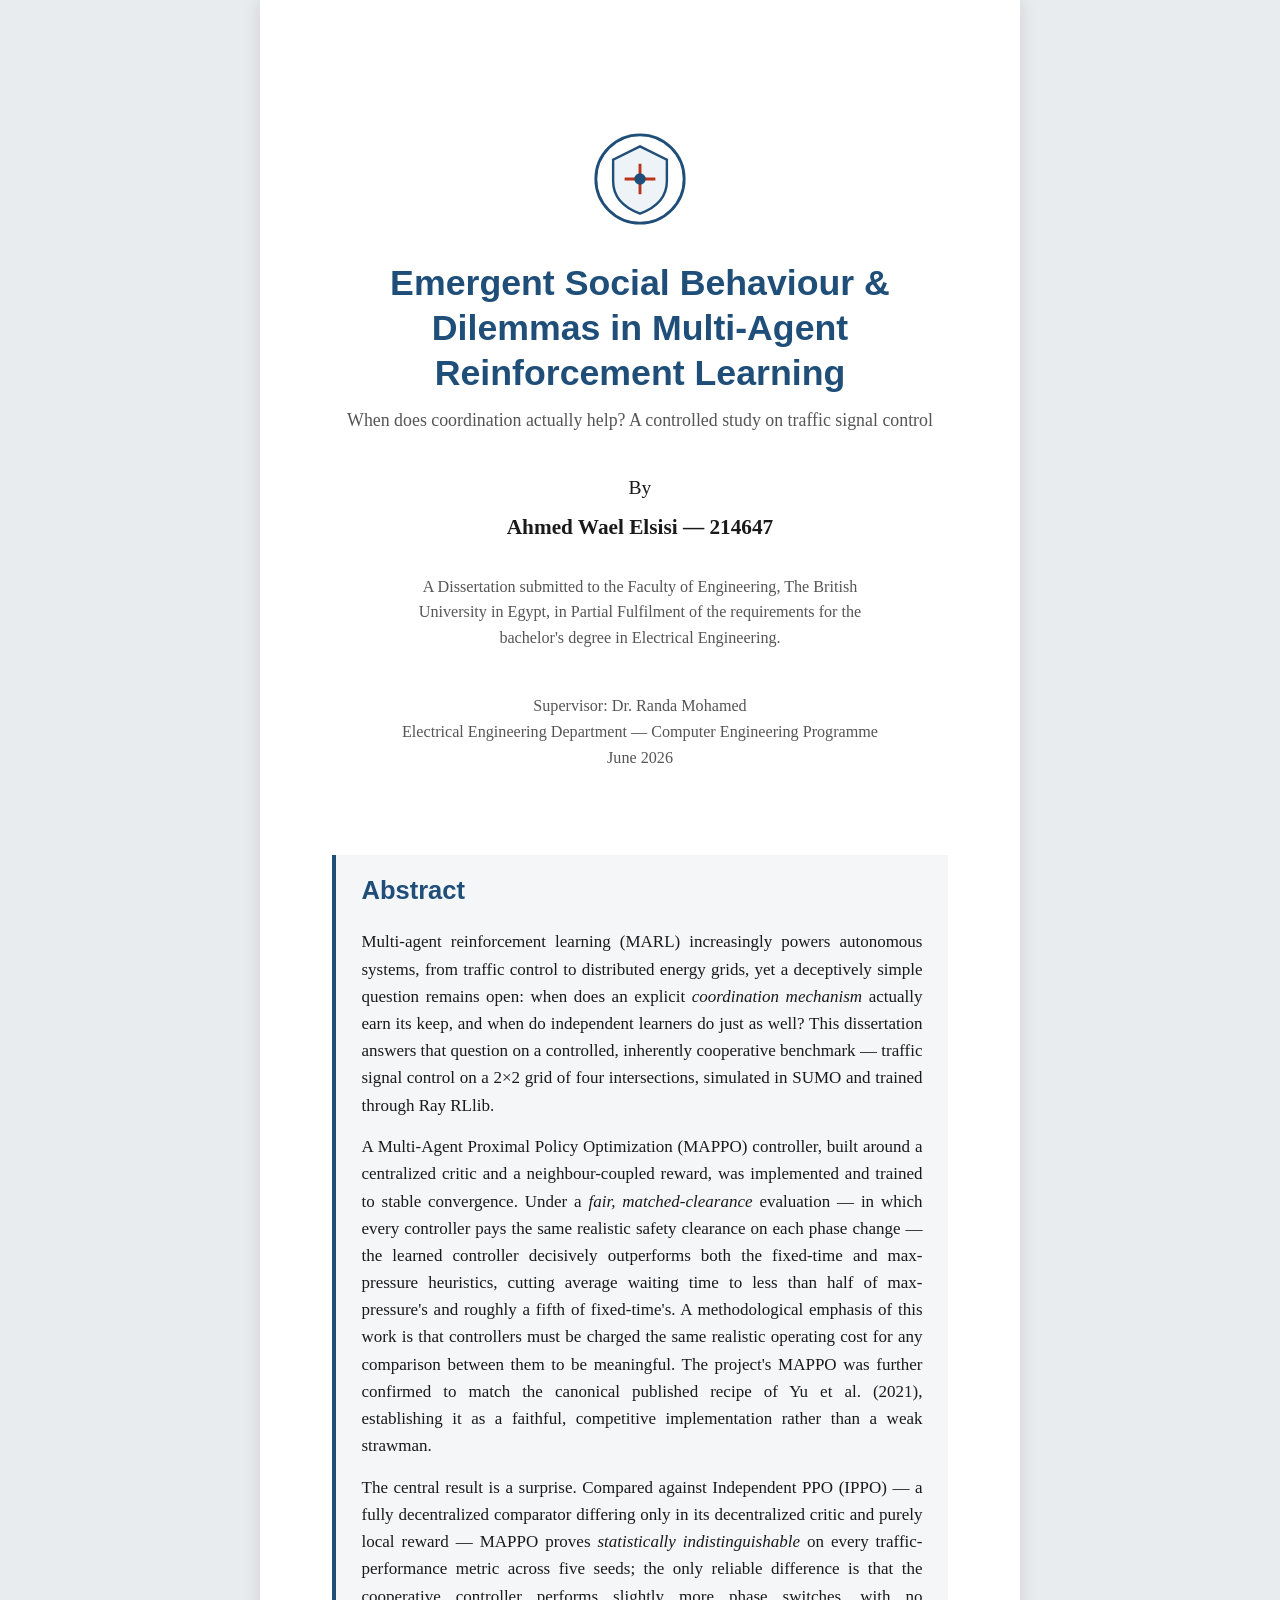
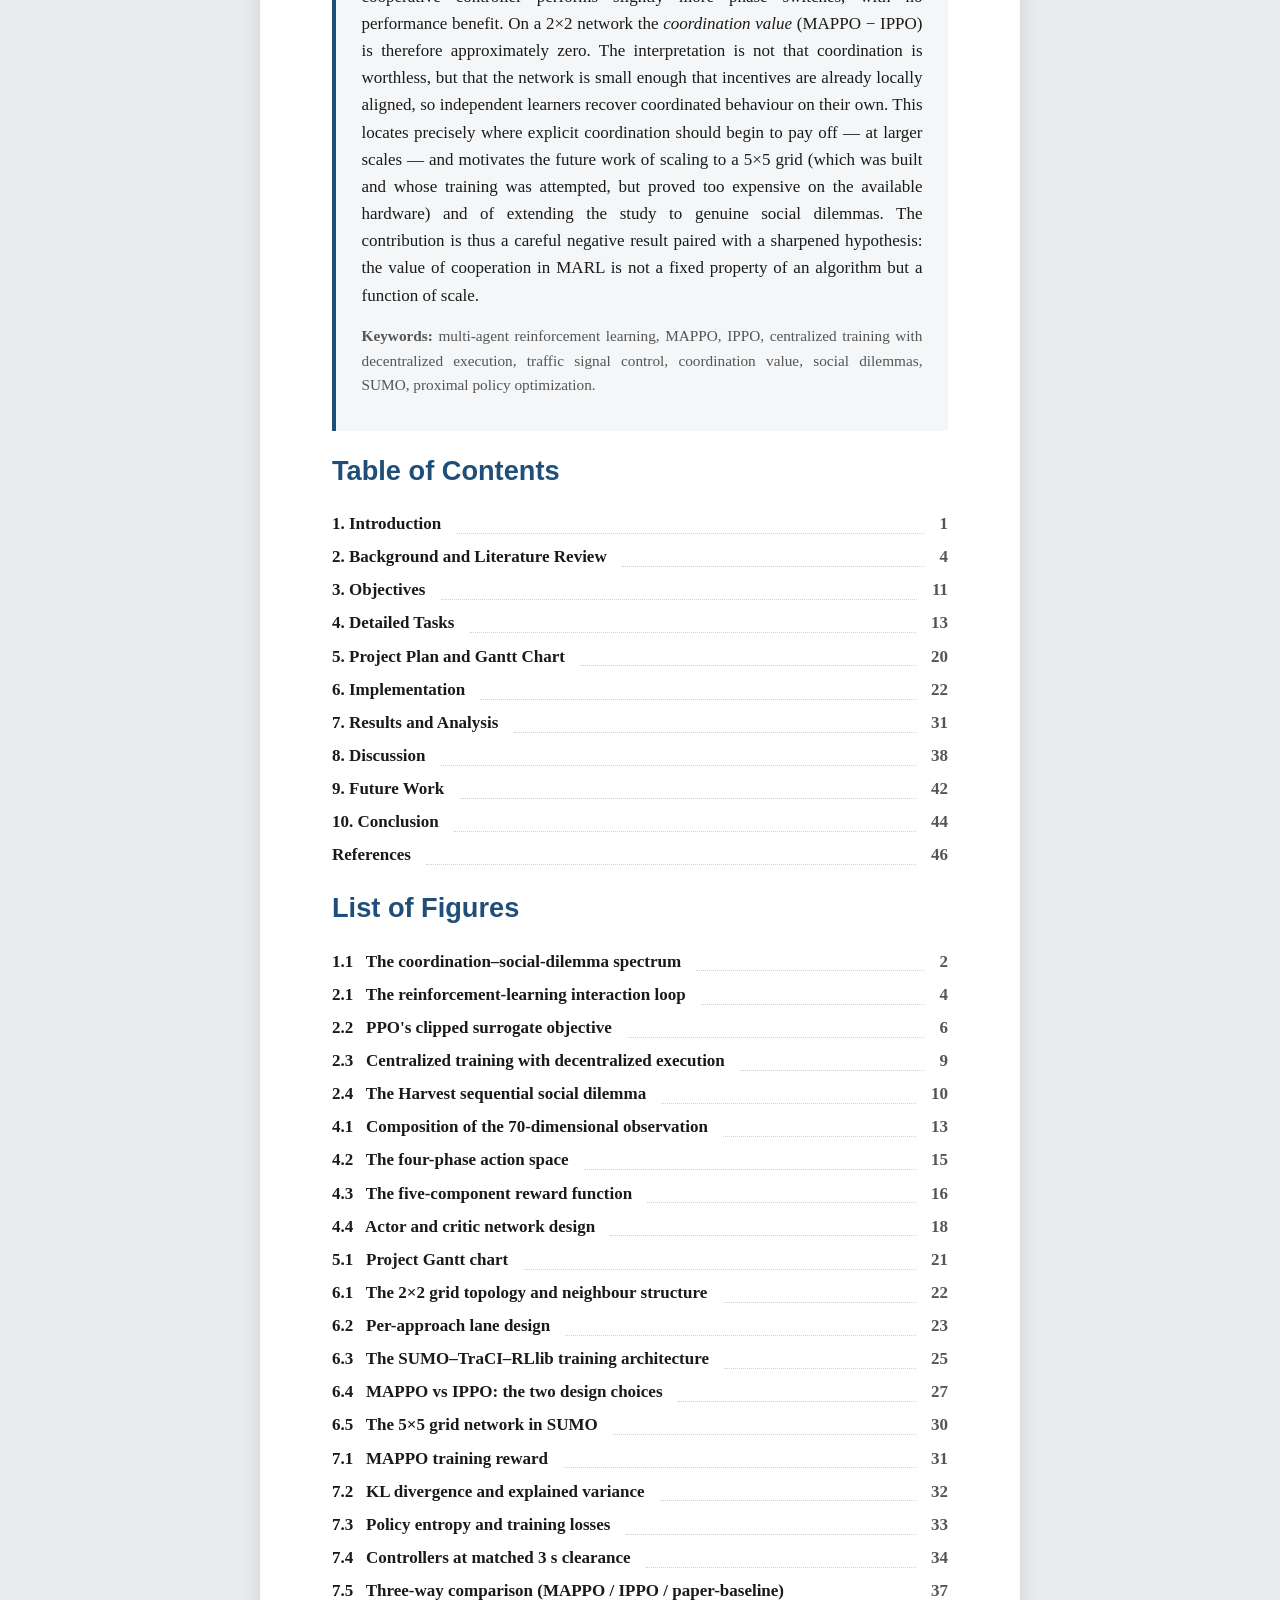
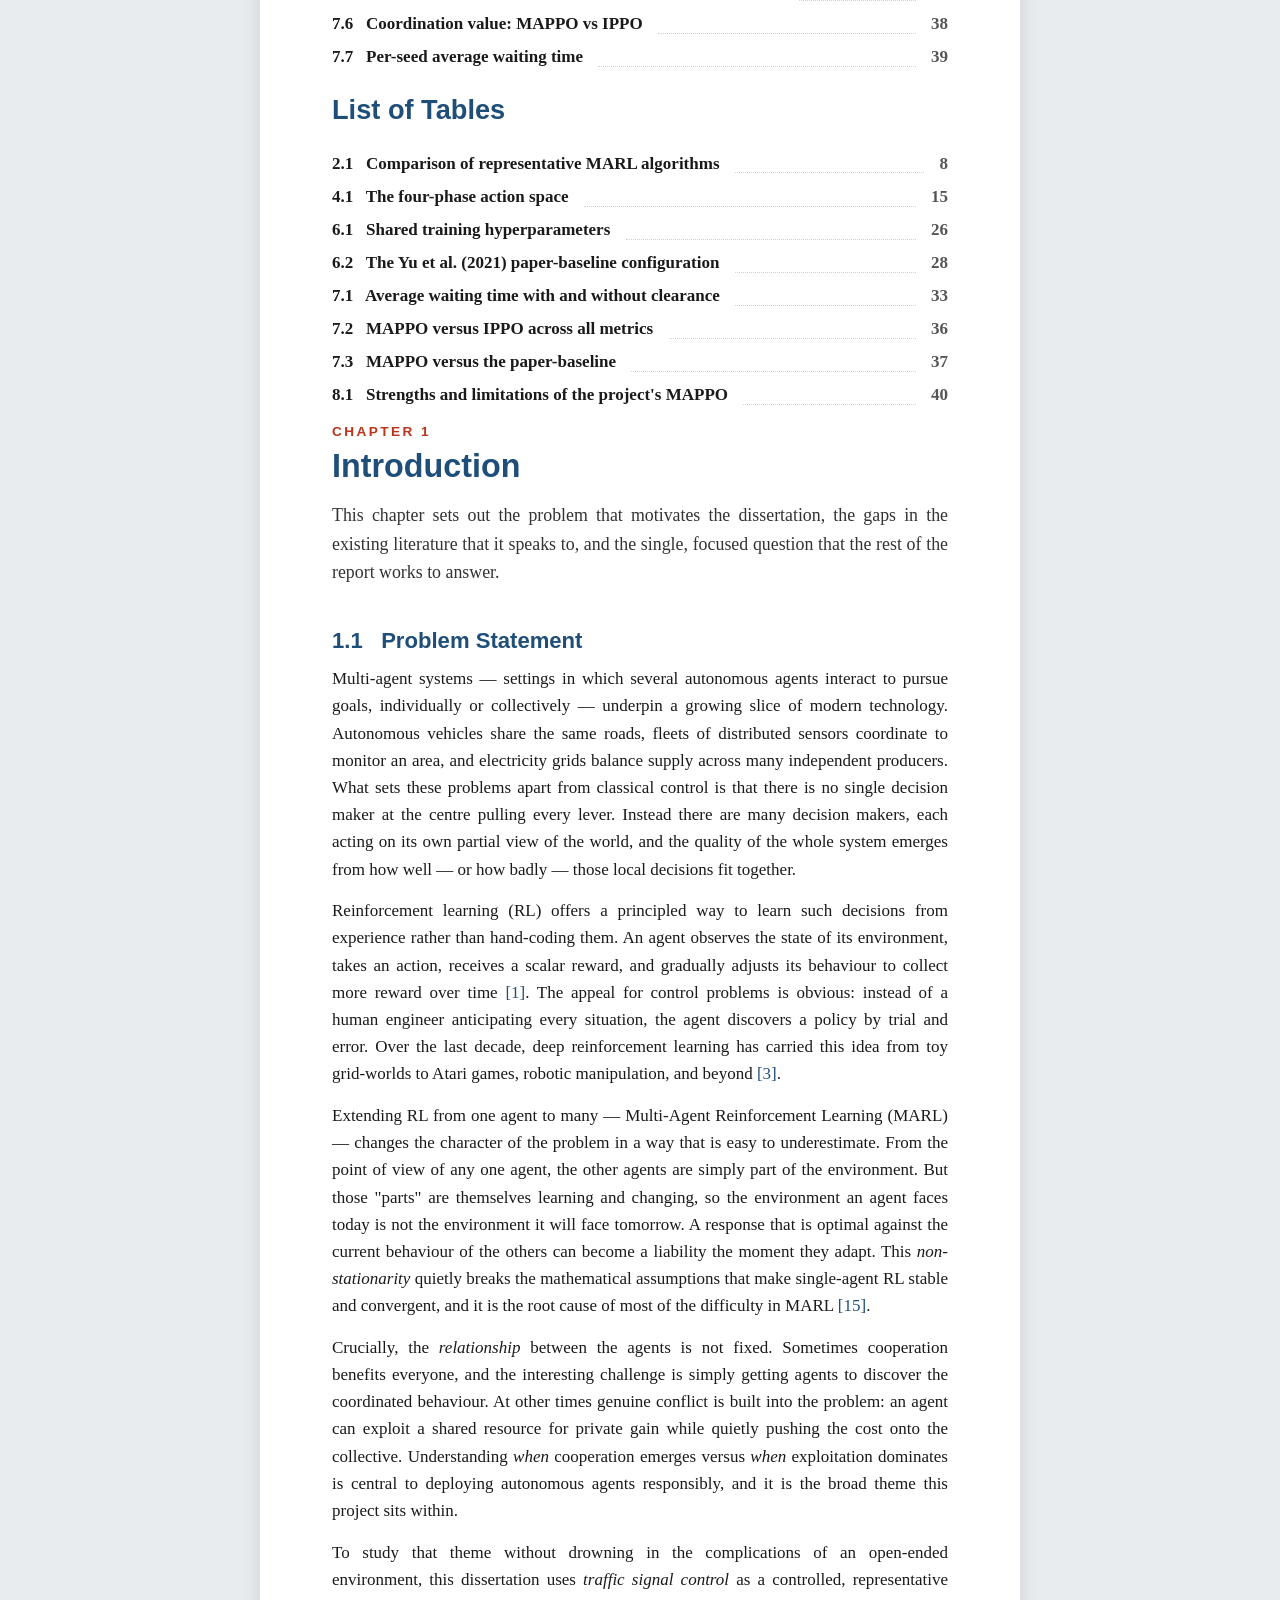
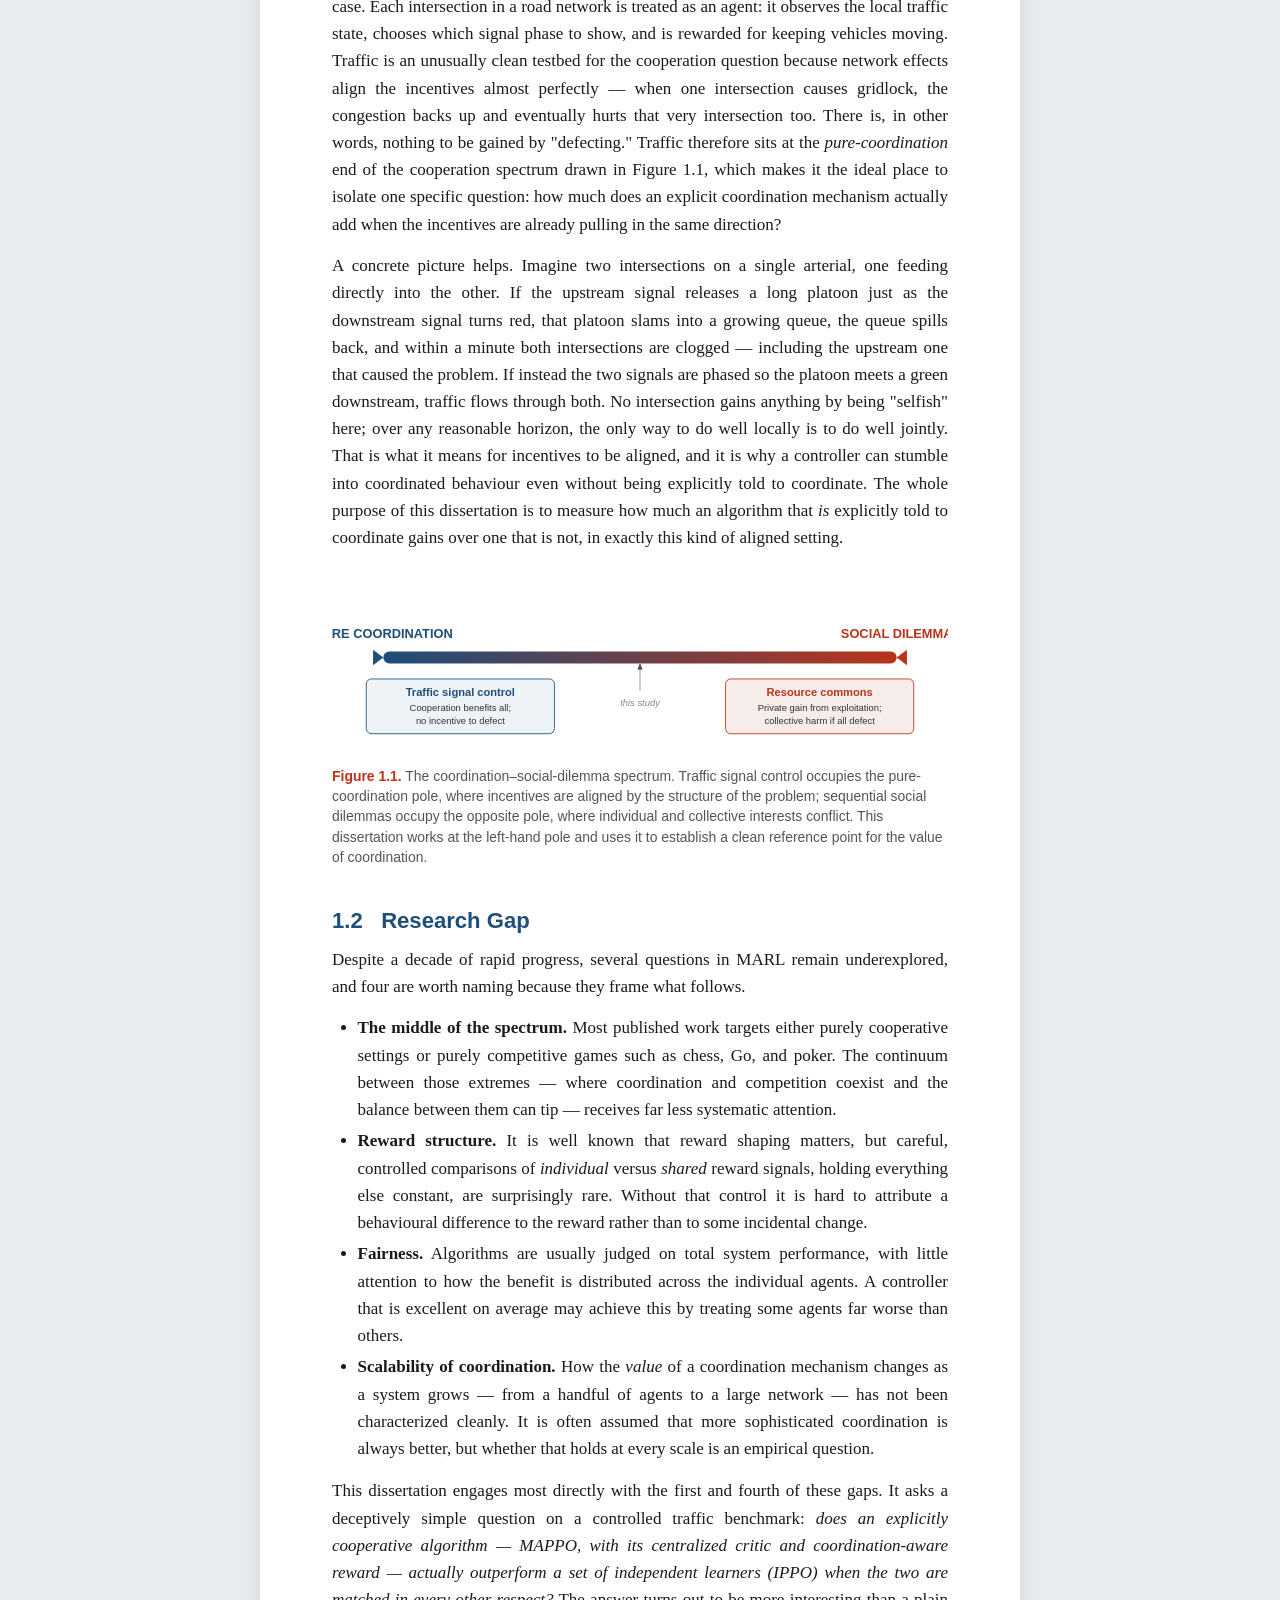
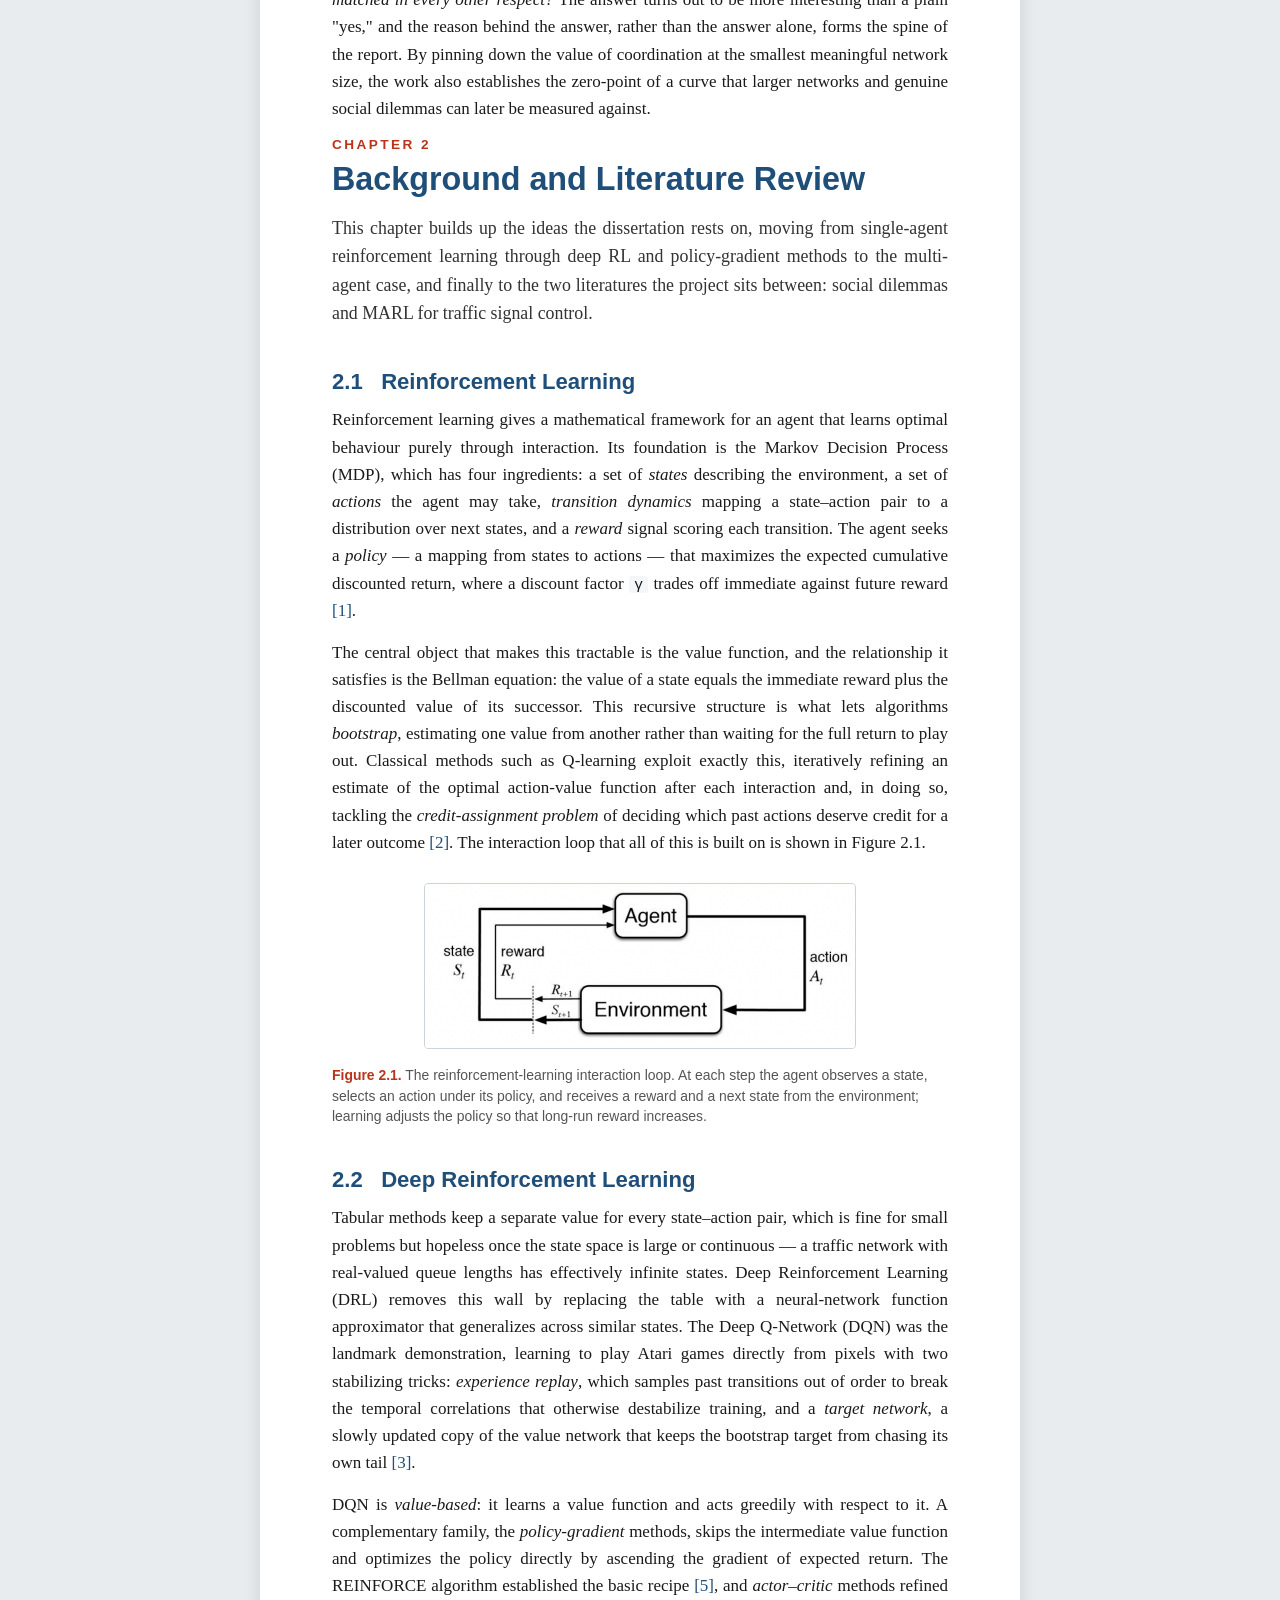
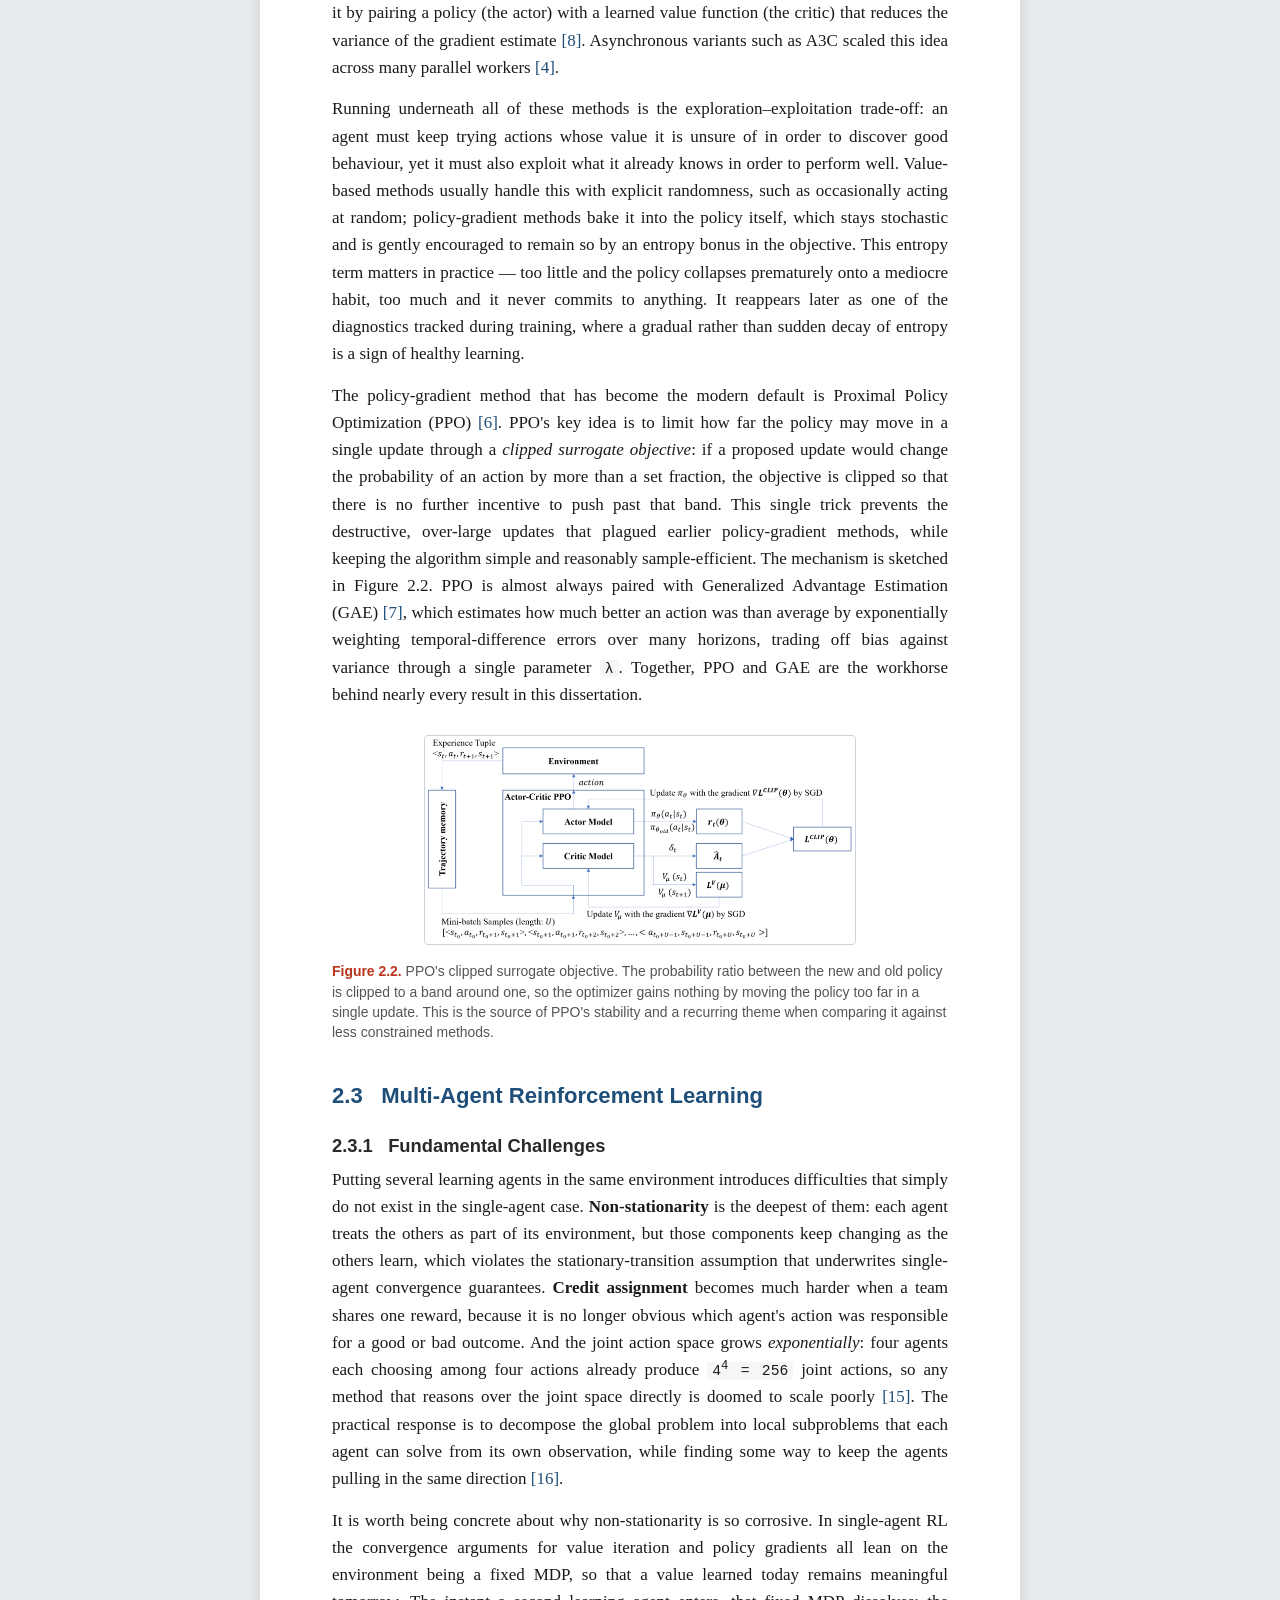
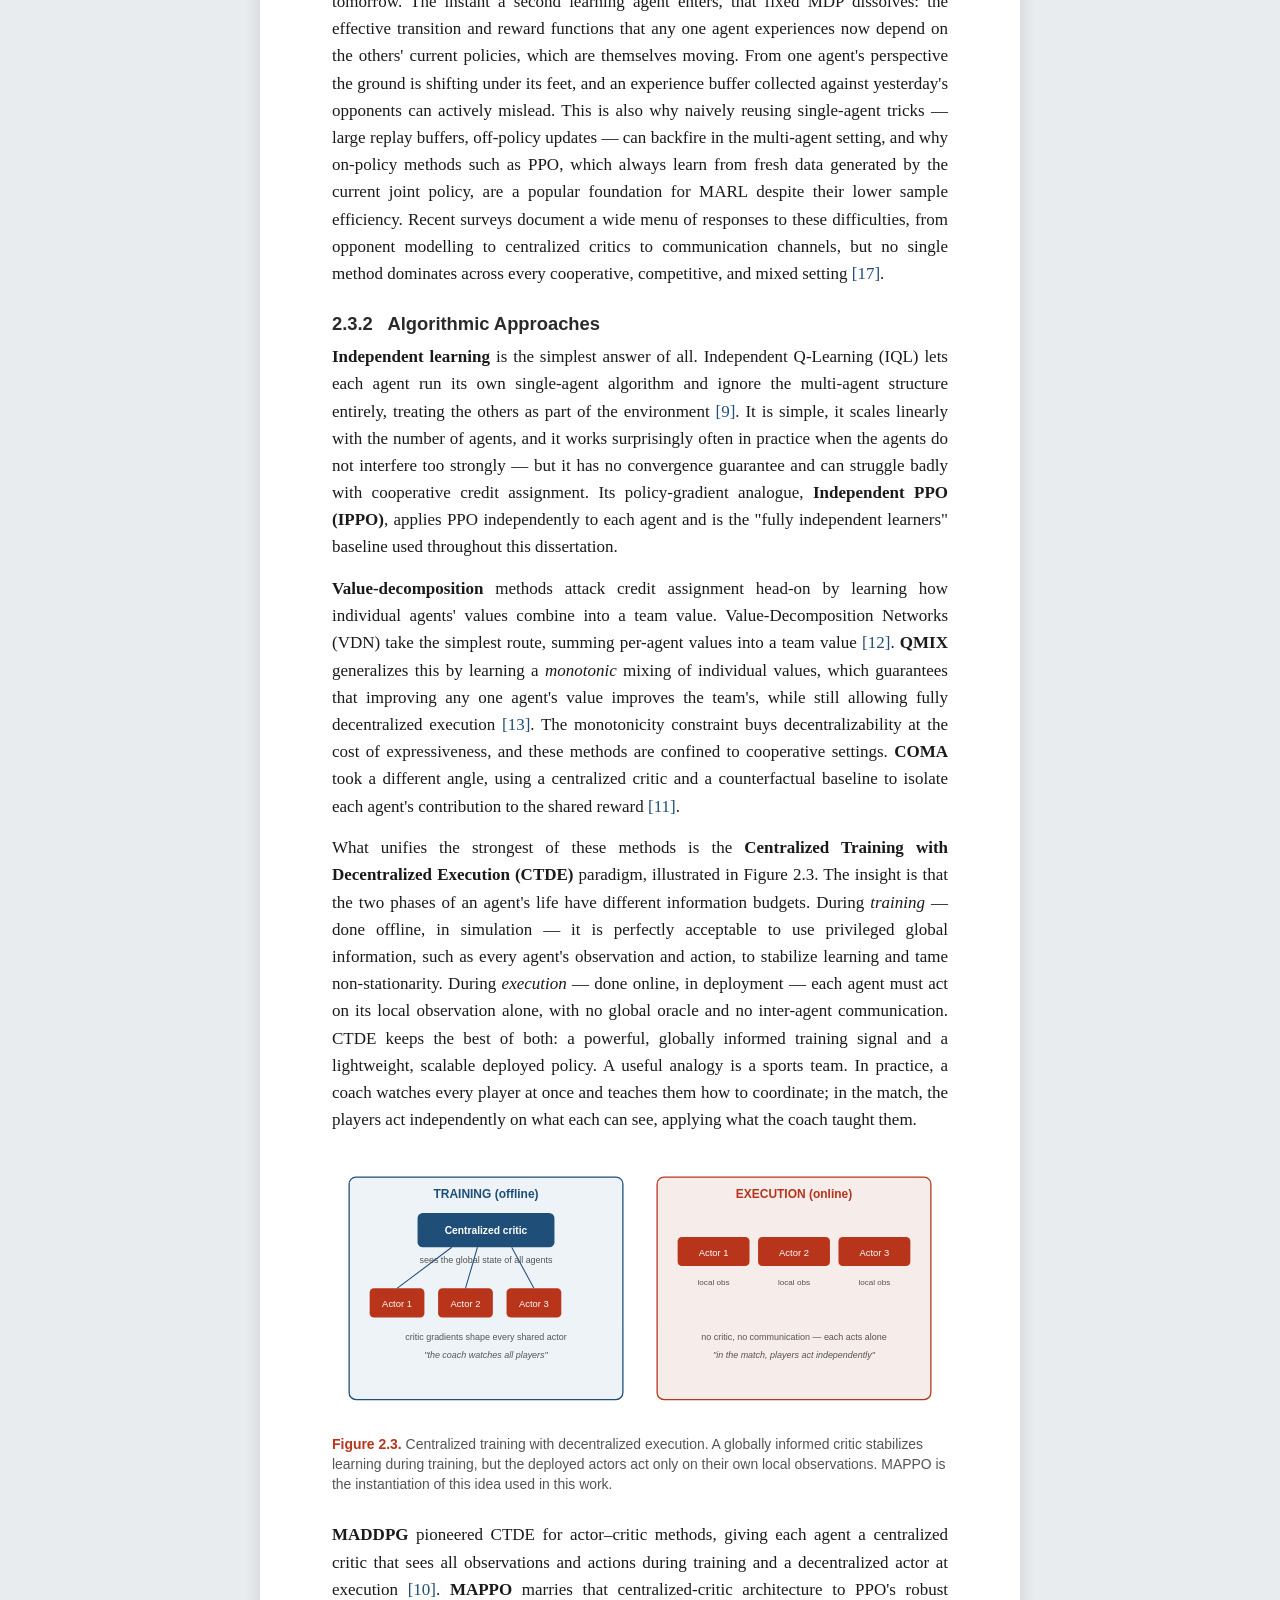
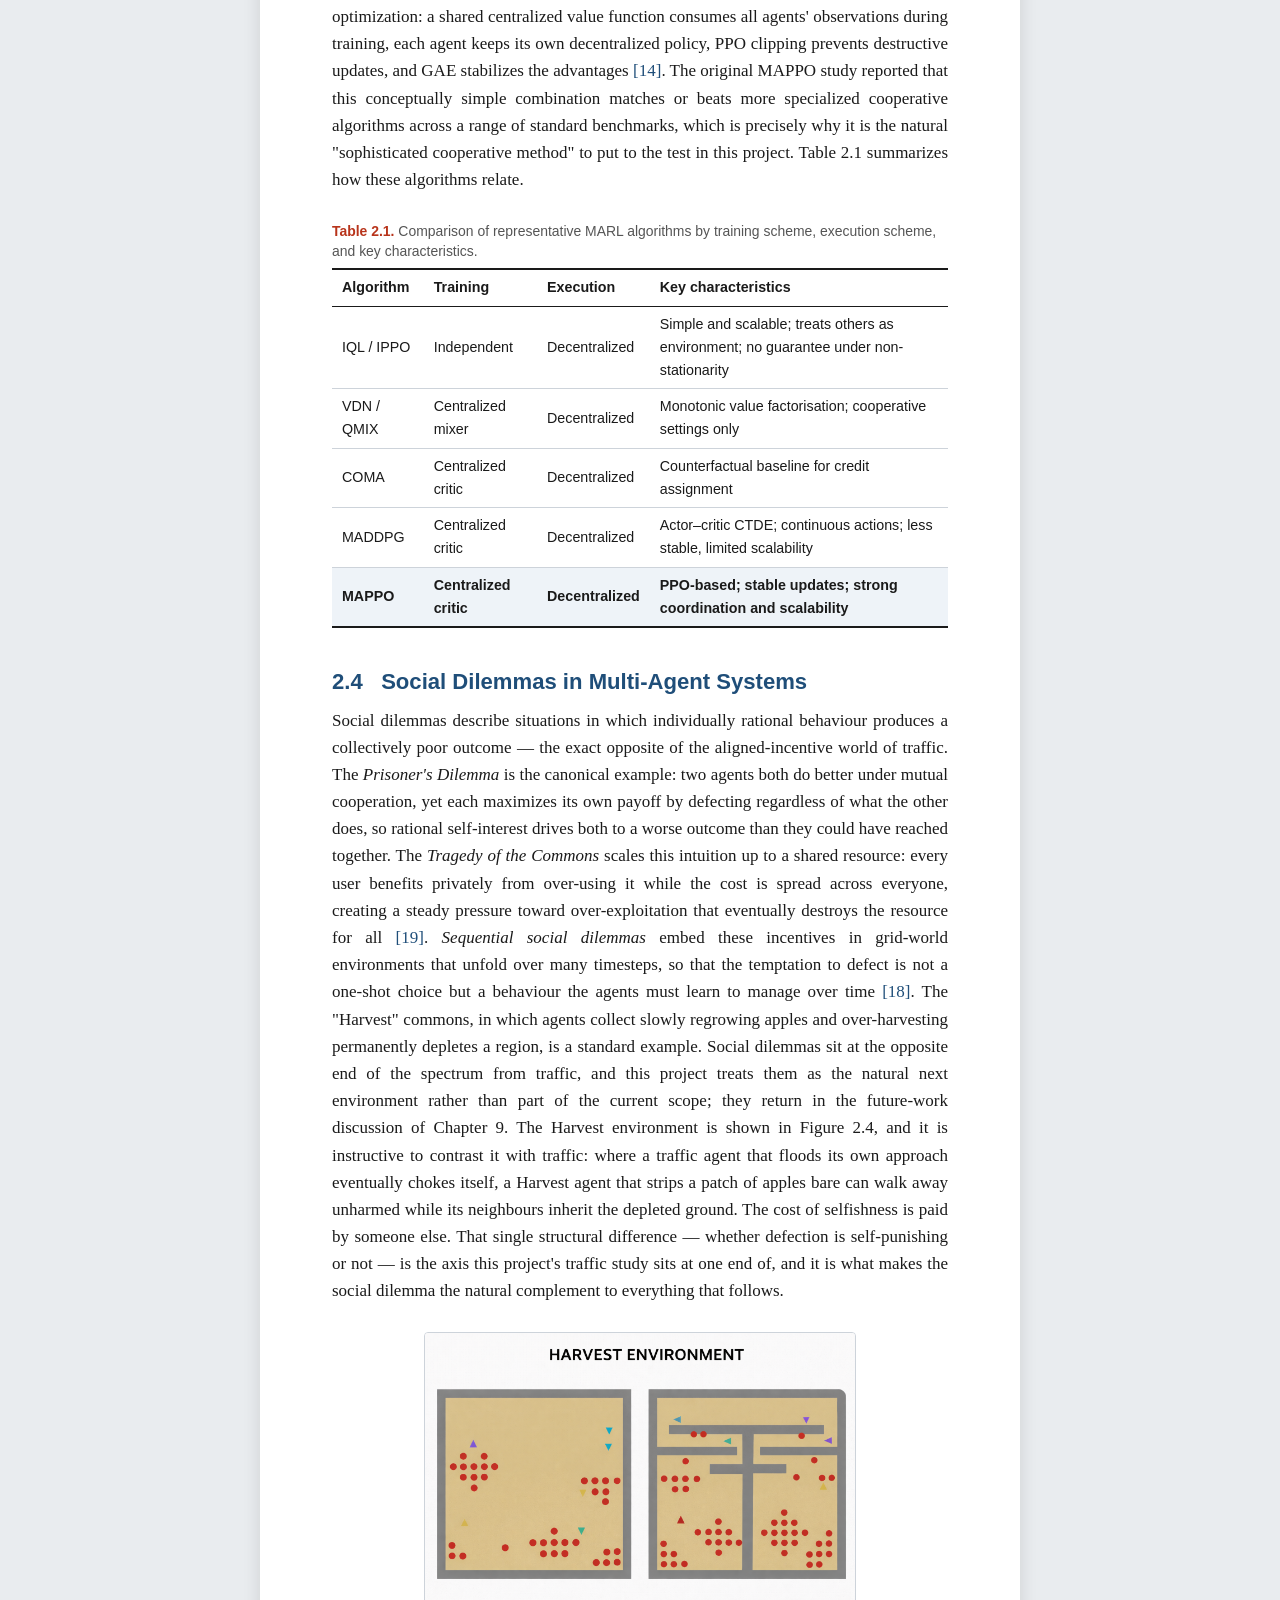
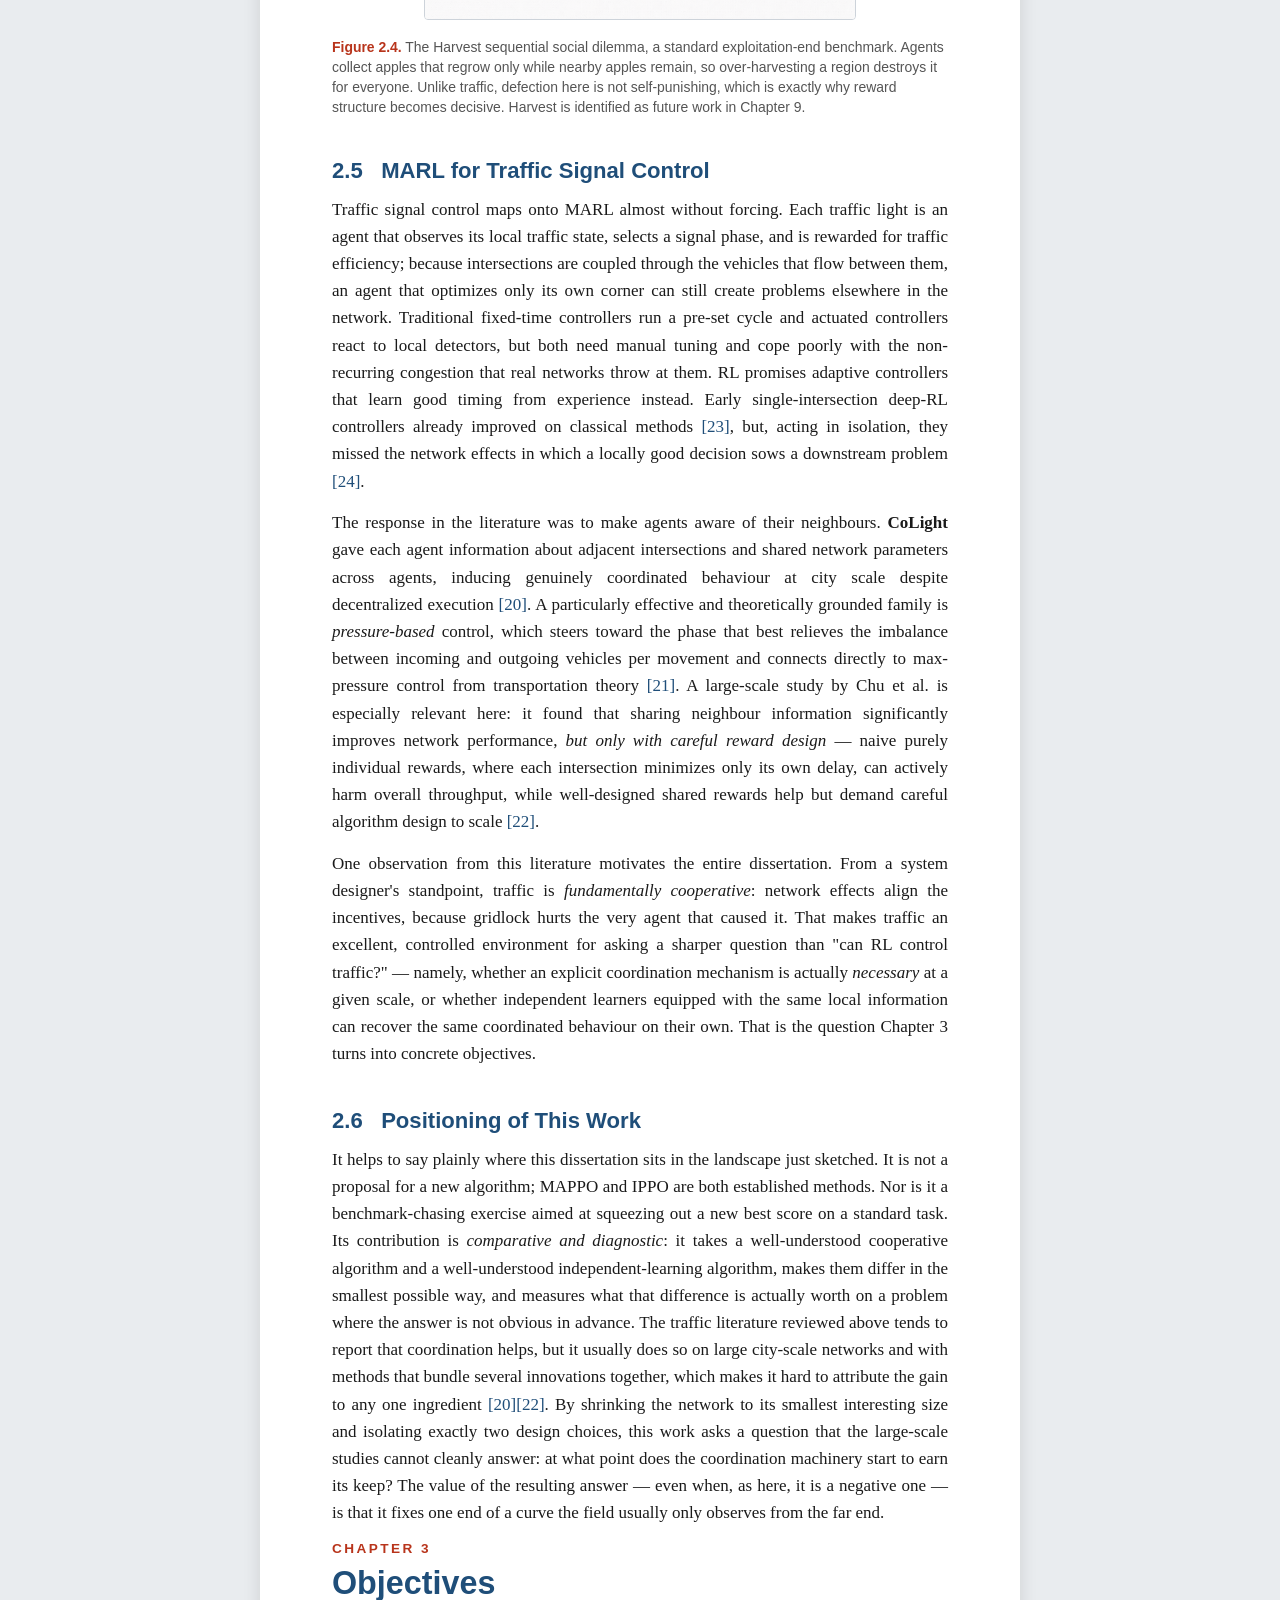
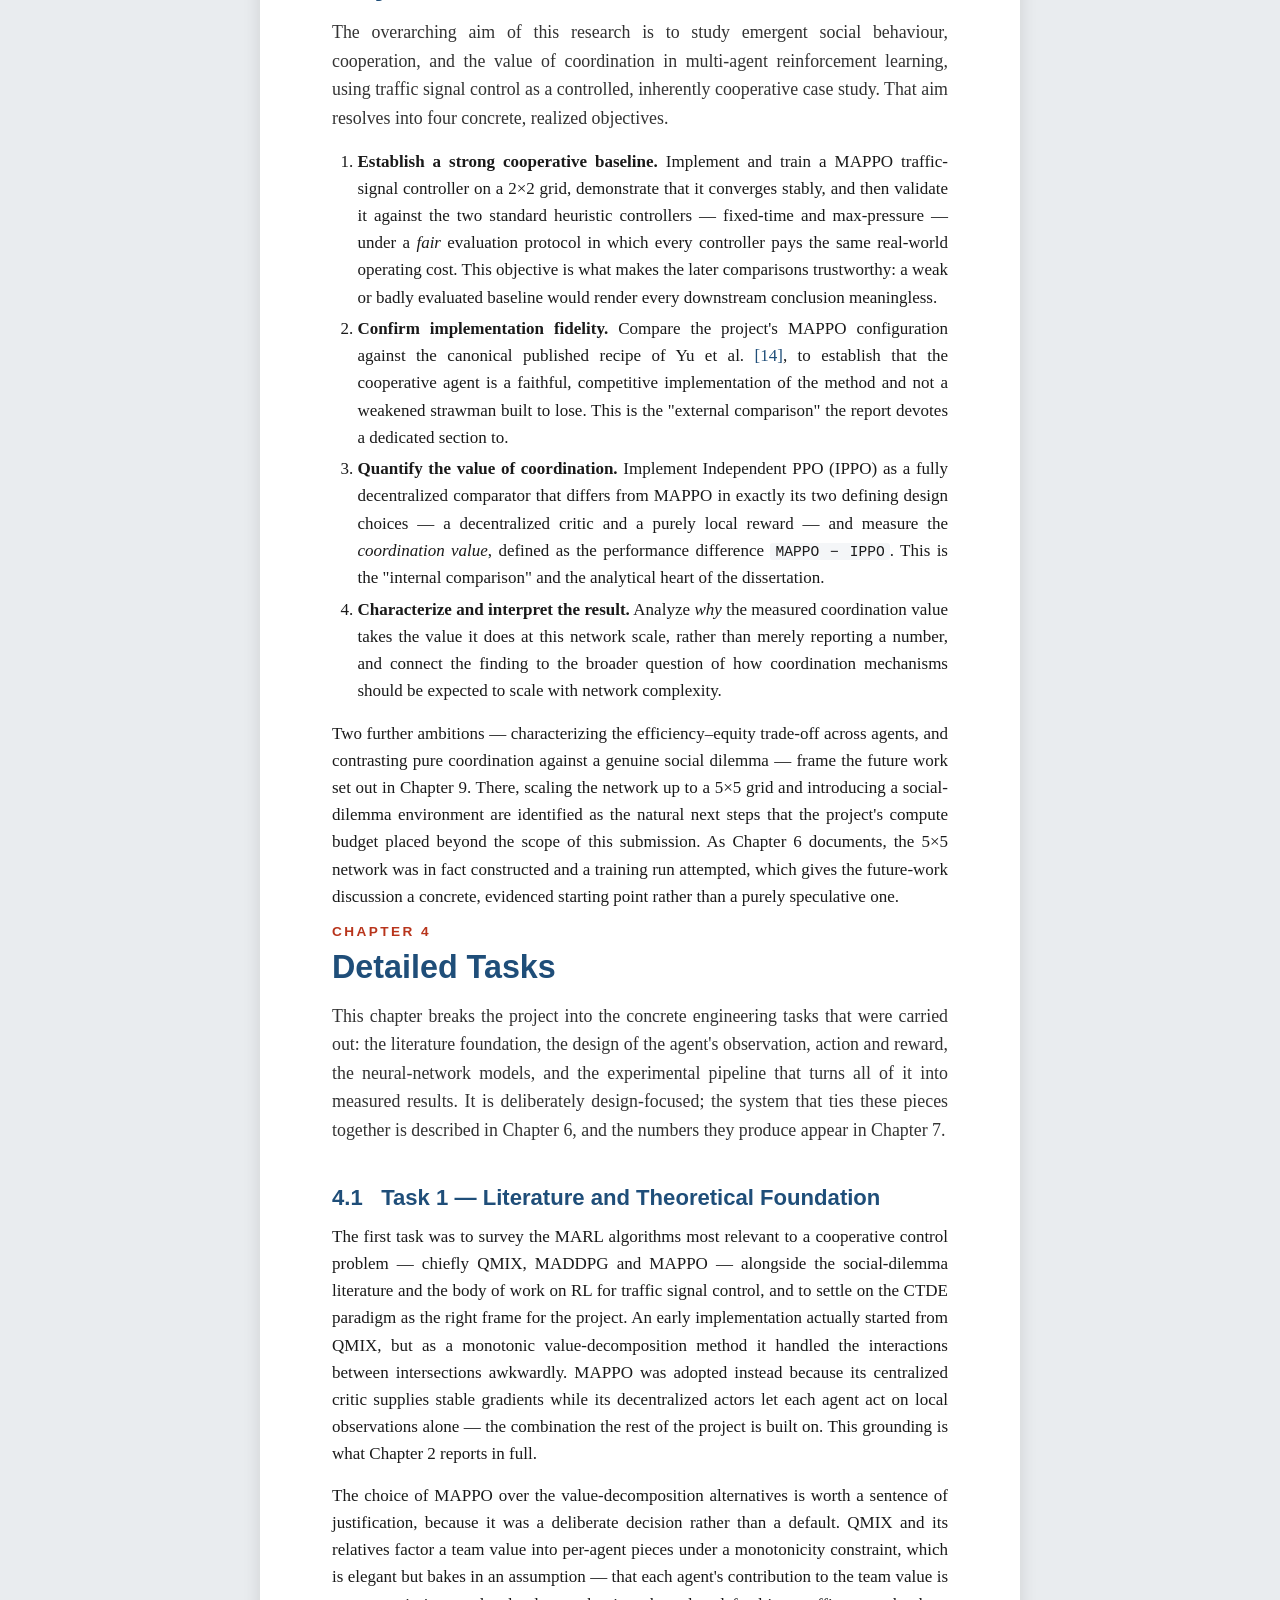
<file: Written/HTML Report/index.html>
<!DOCTYPE html>
<html lang="en">
<head>
<meta charset="utf-8">
<meta name="viewport" content="width=device-width, initial-scale=1">
<title>Emergent Social Behaviour &amp; Dilemmas in Multi-Agent Reinforcement Learning — Ahmed Wael Elsisi</title>
<meta name="author" content="Ahmed Wael Elsisi">
<link rel="stylesheet" href="assets/style.css">
</head>
<body>
<main>

<!-- ============================== TITLE PAGE ============================== -->
<section class="titlepage">
  <svg class="crest" viewBox="0 0 100 100" aria-label="University crest">
    <circle cx="50" cy="50" r="46" fill="none" stroke="#1f4e79" stroke-width="3"/>
    <path d="M50 16 L78 30 V52 C78 70 66 80 50 86 C34 80 22 70 22 52 V30 Z"
          fill="#eef3f8" stroke="#1f4e79" stroke-width="2.5"/>
    <path d="M34 50 h32 M50 34 v32" stroke="#b8341b" stroke-width="3"/>
    <circle cx="50" cy="50" r="6" fill="#1f4e79"/>
  </svg>
  <h1>Emergent Social Behaviour &amp; Dilemmas in Multi-Agent Reinforcement Learning</h1>
  <div class="sub">When does coordination actually help? A controlled study on traffic signal control</div>
  <div class="by">By</div>
  <div class="name">Ahmed Wael Elsisi — 214647</div>
  <div class="deg">A Dissertation submitted to the Faculty of Engineering, The British University
    in Egypt, in Partial Fulfilment of the requirements for the bachelor's degree in
    Electrical Engineering.</div>
  <div class="foot">
    Supervisor: Dr. Randa Mohamed<br>
    Electrical Engineering Department — Computer Engineering Programme<br>
    June 2026
  </div>
</section>

<!-- ============================== ABSTRACT ============================== -->
<section class="abstract frontbreak" id="abstract">
  <h1>Abstract</h1>
  <p>Multi-agent reinforcement learning (MARL) increasingly powers autonomous systems, from
  traffic control to distributed energy grids, yet a deceptively simple question remains
  open: when does an explicit <em>coordination mechanism</em> actually earn its keep, and when
  do independent learners do just as well? This dissertation answers that question on a
  controlled, inherently cooperative benchmark — traffic signal control on a 2&times;2 grid of
  four intersections, simulated in SUMO and trained through Ray RLlib.</p>

  <p>A Multi-Agent Proximal Policy Optimization (MAPPO) controller, built around a centralized
  critic and a neighbour-coupled reward, was implemented and trained to stable convergence.
  Under a <em>fair, matched-clearance</em> evaluation — in which every controller pays the same
  realistic safety clearance on each phase change — the learned controller decisively
  outperforms both the fixed-time and max-pressure heuristics, cutting average waiting time to less
  than half of max-pressure's and roughly a fifth of fixed-time's. A methodological emphasis of this
  work is that controllers must be charged the same realistic operating cost for any comparison
  between them to be meaningful. The project's MAPPO was further
  confirmed to match the canonical published recipe of Yu&nbsp;et&nbsp;al.&nbsp;(2021),
  establishing it as a faithful, competitive implementation rather than a weak strawman.</p>

  <p>The central result is a surprise. Compared against Independent PPO (IPPO) — a fully
  decentralized comparator differing only in its decentralized critic and purely local reward —
  MAPPO proves <em>statistically indistinguishable</em> on every traffic-performance metric
  across five seeds; the only reliable difference is that the cooperative controller performs
  slightly more phase switches, with no performance benefit. On a 2&times;2 network the
  <em>coordination value</em> (MAPPO&nbsp;&minus;&nbsp;IPPO) is therefore approximately zero. The
  interpretation is not that coordination is worthless, but that the network is small enough
  that incentives are already locally aligned, so independent learners recover coordinated
  behaviour on their own. This locates precisely where explicit coordination should begin to
  pay off — at larger scales — and motivates the future work of scaling to a 5&times;5 grid
  (which was built and whose training was attempted, but proved too expensive on the available
  hardware) and of extending the study to genuine social dilemmas. The contribution is thus a
  careful negative result paired with a sharpened hypothesis: the value of cooperation in MARL
  is not a fixed property of an algorithm but a function of scale.</p>

  <p class="keywords"><strong>Keywords:</strong> multi-agent reinforcement learning, MAPPO,
  IPPO, centralized training with decentralized execution, traffic signal control, coordination
  value, social dilemmas, SUMO, proximal policy optimization.</p>
</section>

<!-- ============================== TOC ============================== -->
<section class="toc frontbreak" id="toc">
  <h1>Table of Contents</h1>
  <ol>
    <li><a href="#ch1"><span>1. Introduction</span><span class="lead"></span><span class="pg">1</span></a></li>
    <li><a href="#ch2"><span>2. Background and Literature Review</span><span class="lead"></span><span class="pg">4</span></a></li>
    <li><a href="#ch3"><span>3. Objectives</span><span class="lead"></span><span class="pg">11</span></a></li>
    <li><a href="#ch4"><span>4. Detailed Tasks</span><span class="lead"></span><span class="pg">13</span></a></li>
    <li><a href="#ch5"><span>5. Project Plan and Gantt Chart</span><span class="lead"></span><span class="pg">20</span></a></li>
    <li><a href="#ch6"><span>6. Implementation</span><span class="lead"></span><span class="pg">22</span></a></li>
    <li><a href="#ch7"><span>7. Results and Analysis</span><span class="lead"></span><span class="pg">31</span></a></li>
    <li><a href="#ch8"><span>8. Discussion</span><span class="lead"></span><span class="pg">38</span></a></li>
    <li><a href="#ch9"><span>9. Future Work</span><span class="lead"></span><span class="pg">42</span></a></li>
    <li><a href="#ch10"><span>10. Conclusion</span><span class="lead"></span><span class="pg">44</span></a></li>
    <li><a href="#references"><span>References</span><span class="lead"></span><span class="pg">46</span></a></li>
  </ol>
</section>

<!-- ============================== LIST OF FIGURES ============================== -->
<section class="toc frontbreak" id="lof">
  <h1>List of Figures</h1>
  <ol style="list-style:none;padding-left:0">
    <li><a href="#fig1-1"><span>1.1 &nbsp; The coordination–social-dilemma spectrum</span><span class="lead"></span><span class="pg">2</span></a></li>
    <li><a href="#fig2-1"><span>2.1 &nbsp; The reinforcement-learning interaction loop</span><span class="lead"></span><span class="pg">4</span></a></li>
    <li><a href="#fig2-2"><span>2.2 &nbsp; PPO's clipped surrogate objective</span><span class="lead"></span><span class="pg">6</span></a></li>
    <li><a href="#fig2-3"><span>2.3 &nbsp; Centralized training with decentralized execution</span><span class="lead"></span><span class="pg">9</span></a></li>
    <li><a href="#fig2-4"><span>2.4 &nbsp; The Harvest sequential social dilemma</span><span class="lead"></span><span class="pg">10</span></a></li>
    <li><a href="#fig4-1"><span>4.1 &nbsp; Composition of the 70-dimensional observation</span><span class="lead"></span><span class="pg">13</span></a></li>
    <li><a href="#fig4-2"><span>4.2 &nbsp; The four-phase action space</span><span class="lead"></span><span class="pg">15</span></a></li>
    <li><a href="#fig4-3"><span>4.3 &nbsp; The five-component reward function</span><span class="lead"></span><span class="pg">16</span></a></li>
    <li><a href="#fig4-4"><span>4.4 &nbsp; Actor and critic network design</span><span class="lead"></span><span class="pg">18</span></a></li>
    <li><a href="#fig5-1"><span>5.1 &nbsp; Project Gantt chart</span><span class="lead"></span><span class="pg">21</span></a></li>
    <li><a href="#fig6-1"><span>6.1 &nbsp; The 2×2 grid topology and neighbour structure</span><span class="lead"></span><span class="pg">22</span></a></li>
    <li><a href="#fig6-2"><span>6.2 &nbsp; Per-approach lane design</span><span class="lead"></span><span class="pg">23</span></a></li>
    <li><a href="#fig6-3"><span>6.3 &nbsp; The SUMO–TraCI–RLlib training architecture</span><span class="lead"></span><span class="pg">25</span></a></li>
    <li><a href="#fig6-4"><span>6.4 &nbsp; MAPPO vs IPPO: the two design choices</span><span class="lead"></span><span class="pg">27</span></a></li>
    <li><a href="#fig6-5"><span>6.5 &nbsp; The 5×5 grid network in SUMO</span><span class="lead"></span><span class="pg">30</span></a></li>
    <li><a href="#fig7-1"><span>7.1 &nbsp; MAPPO training reward</span><span class="lead"></span><span class="pg">31</span></a></li>
    <li><a href="#fig7-2"><span>7.2 &nbsp; KL divergence and explained variance</span><span class="lead"></span><span class="pg">32</span></a></li>
    <li><a href="#fig7-3"><span>7.3 &nbsp; Policy entropy and training losses</span><span class="lead"></span><span class="pg">33</span></a></li>
    <li><a href="#fig7-4"><span>7.4 &nbsp; Controllers at matched 3 s clearance</span><span class="lead"></span><span class="pg">34</span></a></li>
    <li><a href="#fig7-5"><span>7.5 &nbsp; Three-way comparison (MAPPO / IPPO / paper-baseline)</span><span class="lead"></span><span class="pg">37</span></a></li>
    <li><a href="#fig7-6"><span>7.6 &nbsp; Coordination value: MAPPO vs IPPO</span><span class="lead"></span><span class="pg">38</span></a></li>
    <li><a href="#fig7-7"><span>7.7 &nbsp; Per-seed average waiting time</span><span class="lead"></span><span class="pg">39</span></a></li>
  </ol>
</section>

<!-- ============================== LIST OF TABLES ============================== -->
<section class="toc frontbreak" id="lot">
  <h1>List of Tables</h1>
  <ol style="list-style:none;padding-left:0">
    <li><a href="#tab2-1"><span>2.1 &nbsp; Comparison of representative MARL algorithms</span><span class="lead"></span><span class="pg">8</span></a></li>
    <li><a href="#tab4-1"><span>4.1 &nbsp; The four-phase action space</span><span class="lead"></span><span class="pg">15</span></a></li>
    <li><a href="#tab6-1"><span>6.1 &nbsp; Shared training hyperparameters</span><span class="lead"></span><span class="pg">26</span></a></li>
    <li><a href="#tab6-2"><span>6.2 &nbsp; The Yu et al. (2021) paper-baseline configuration</span><span class="lead"></span><span class="pg">28</span></a></li>
    <li><a href="#tab7-1"><span>7.1 &nbsp; Average waiting time with and without clearance</span><span class="lead"></span><span class="pg">33</span></a></li>
    <li><a href="#tab7-2"><span>7.2 &nbsp; MAPPO versus IPPO across all metrics</span><span class="lead"></span><span class="pg">36</span></a></li>
    <li><a href="#tab7-3"><span>7.3 &nbsp; MAPPO versus the paper-baseline</span><span class="lead"></span><span class="pg">37</span></a></li>
    <li><a href="#tab8-1"><span>8.1 &nbsp; Strengths and limitations of the project's MAPPO</span><span class="lead"></span><span class="pg">40</span></a></li>
  </ol>
</section>

<!-- ====================================================================== -->
<!-- CHAPTER 1 — INTRODUCTION                                               -->
<!-- ====================================================================== -->
<section class="chapter" id="ch1">
  <h1><span class="chapter-num">Chapter 1</span>Introduction</h1>

  <p class="lead-para">This chapter sets out the problem that motivates the dissertation, the
  gaps in the existing literature that it speaks to, and the single, focused question that the
  rest of the report works to answer.</p>

  <h2>1.1 &nbsp; Problem Statement</h2>
  <p>Multi-agent systems — settings in which several autonomous agents interact to pursue goals,
  individually or collectively — underpin a growing slice of modern technology. Autonomous
  vehicles share the same roads, fleets of distributed sensors coordinate to monitor an area,
  and electricity grids balance supply across many independent producers. What sets these
  problems apart from classical control is that there is no single decision maker at the centre
  pulling every lever. Instead there are many decision makers, each acting on its own partial
  view of the world, and the quality of the whole system emerges from how well — or how badly —
  those local decisions fit together.</p>

  <p>Reinforcement learning (RL) offers a principled way to learn such decisions from
  experience rather than hand-coding them. An agent observes the state of its environment,
  takes an action, receives a scalar reward, and gradually adjusts its behaviour to collect
  more reward over time <a class="cref" href="#ref-1">[1]</a>. The appeal for control problems
  is obvious: instead of a human engineer anticipating every situation, the agent discovers a
  policy by trial and error. Over the last decade, deep reinforcement learning has carried this
  idea from toy grid-worlds to Atari games, robotic manipulation, and beyond
  <a class="cref" href="#ref-3">[3]</a>.</p>

  <p>Extending RL from one agent to many — Multi-Agent Reinforcement Learning (MARL) — changes
  the character of the problem in a way that is easy to underestimate. From the point of view
  of any one agent, the other agents are simply part of the environment. But those "parts" are
  themselves learning and changing, so the environment an agent faces today is not the
  environment it will face tomorrow. A response that is optimal against the current behaviour of
  the others can become a liability the moment they adapt. This <em>non-stationarity</em> quietly
  breaks the mathematical assumptions that make single-agent RL stable and convergent, and it is
  the root cause of most of the difficulty in MARL <a class="cref" href="#ref-15">[15]</a>.</p>

  <p>Crucially, the <em>relationship</em> between the agents is not fixed. Sometimes cooperation
  benefits everyone, and the interesting challenge is simply getting agents to discover the
  coordinated behaviour. At other times genuine conflict is built into the problem: an agent can
  exploit a shared resource for private gain while quietly pushing the cost onto the collective.
  Understanding <em>when</em> cooperation emerges versus <em>when</em> exploitation dominates is
  central to deploying autonomous agents responsibly, and it is the broad theme this project
  sits within.</p>

  <p>To study that theme without drowning in the complications of an open-ended environment,
  this dissertation uses <em>traffic signal control</em> as a controlled, representative case.
  Each intersection in a road network is treated as an agent: it observes the local traffic
  state, chooses which signal phase to show, and is rewarded for keeping vehicles moving.
  Traffic is an unusually clean testbed for the cooperation question because network effects
  align the incentives almost perfectly — when one intersection causes gridlock, the congestion
  backs up and eventually hurts that very intersection too. There is, in other words, nothing to
  be gained by "defecting." Traffic therefore sits at the <em>pure-coordination</em> end of the
  cooperation spectrum drawn in Figure 1.1, which makes it the ideal place to isolate one specific
  question: how much
  does an explicit coordination mechanism actually add when the incentives are already pulling
  in the same direction?</p>

  <p>A concrete picture helps. Imagine two intersections on a single arterial, one feeding directly
  into the other. If the upstream signal releases a long platoon just as the downstream signal turns
  red, that platoon slams into a growing queue, the queue spills back, and within a minute both
  intersections are clogged — including the upstream one that caused the problem. If instead the two
  signals are phased so the platoon meets a green downstream, traffic flows through both. No
  intersection gains anything by being "selfish" here; over any reasonable horizon, the only way to
  do well locally is to do well jointly. That is what it means for incentives to be aligned, and it
  is why a controller can stumble into coordinated behaviour even without being explicitly told to
  coordinate. The whole purpose of this dissertation is to measure how much an algorithm that
  <em>is</em> explicitly told to coordinate gains over one that is not, in exactly this kind of
  aligned setting.</p>

  <figure id="fig1-1" class="svg-fig">
    <svg viewBox="0 0 720 200" role="img" aria-label="The coordination to social-dilemma spectrum">
      <defs>
        <linearGradient id="spec" x1="0" y1="0" x2="1" y2="0">
          <stop offset="0" stop-color="#1f4e79"/>
          <stop offset="1" stop-color="#b8341b"/>
        </linearGradient>
        <marker id="ah" markerWidth="10" markerHeight="10" refX="7" refY="3" orient="auto">
          <path d="M0 0 L7 3 L0 6 Z" fill="#444"/>
        </marker>
      </defs>
      <rect x="60" y="86" width="600" height="14" rx="7" fill="url(#spec)"/>
      <polygon points="60,93 48,84 48,102" fill="#1f4e79"/>
      <polygon points="660,93 672,84 672,102" fill="#b8341b"/>
      <text x="60" y="70" text-anchor="middle" font-family="Helvetica" font-size="15" font-weight="bold" fill="#1f4e79">PURE COORDINATION</text>
      <text x="660" y="70" text-anchor="middle" font-family="Helvetica" font-size="15" font-weight="bold" fill="#b8341b">SOCIAL DILEMMA</text>
      <!-- left card -->
      <rect x="40" y="118" width="220" height="64" rx="6" fill="#eef3f8" stroke="#1f4e79"/>
      <text x="150" y="138" text-anchor="middle" font-family="Helvetica" font-size="13" font-weight="bold" fill="#1f4e79">Traffic signal control</text>
      <text x="150" y="156" text-anchor="middle" font-family="Helvetica" font-size="11" fill="#333">Cooperation benefits all;</text>
      <text x="150" y="171" text-anchor="middle" font-family="Helvetica" font-size="11" fill="#333">no incentive to defect</text>
      <!-- right card -->
      <rect x="460" y="118" width="220" height="64" rx="6" fill="#f6ece9" stroke="#b8341b"/>
      <text x="570" y="138" text-anchor="middle" font-family="Helvetica" font-size="13" font-weight="bold" fill="#b8341b">Resource commons</text>
      <text x="570" y="156" text-anchor="middle" font-family="Helvetica" font-size="11" fill="#333">Private gain from exploitation;</text>
      <text x="570" y="171" text-anchor="middle" font-family="Helvetica" font-size="11" fill="#333">collective harm if all defect</text>
      <text x="360" y="150" text-anchor="middle" font-family="Helvetica" font-size="11" fill="#888" font-style="italic">this study</text>
      <line x1="360" y1="132" x2="360" y2="100" stroke="#888" stroke-width="1" marker-end="url(#ah)"/>
    </svg>
    <figcaption><b>Figure 1.1.</b> The coordination–social-dilemma spectrum. Traffic signal
    control occupies the pure-coordination pole, where incentives are aligned by the structure
    of the problem; sequential social dilemmas occupy the opposite pole, where individual and
    collective interests conflict. This dissertation works at the left-hand pole and uses it to
    establish a clean reference point for the value of coordination.</figcaption>
  </figure>

  <h2>1.2 &nbsp; Research Gap</h2>
  <p>Despite a decade of rapid progress, several questions in MARL remain underexplored, and
  four are worth naming because they frame what follows.</p>

  <ul>
    <li><strong>The middle of the spectrum.</strong> Most published work targets either purely
    cooperative settings or purely competitive games such as chess, Go, and poker. The continuum
    between those extremes — where coordination and competition coexist and the balance between
    them can tip — receives far less systematic attention.</li>
    <li><strong>Reward structure.</strong> It is well known that reward shaping matters, but
    careful, controlled comparisons of <em>individual</em> versus <em>shared</em> reward signals,
    holding everything else constant, are surprisingly rare. Without that control it is hard to
    attribute a behavioural difference to the reward rather than to some incidental change.</li>
    <li><strong>Fairness.</strong> Algorithms are usually judged on total system performance,
    with little attention to how the benefit is distributed across the individual agents. A
    controller that is excellent on average may achieve this by treating some agents far worse
    than others.</li>
    <li><strong>Scalability of coordination.</strong> How the <em>value</em> of a coordination
    mechanism changes as a system grows — from a handful of agents to a large network — has not
    been characterized cleanly. It is often assumed that more sophisticated coordination is
    always better, but whether that holds at every scale is an empirical question.</li>
  </ul>

  <p>This dissertation engages most directly with the first and fourth of these gaps. It asks a
  deceptively simple question on a controlled traffic benchmark: <em>does an explicitly
  cooperative algorithm — MAPPO, with its centralized critic and coordination-aware reward —
  actually outperform a set of independent learners (IPPO) when the two are matched in every
  other respect?</em> The answer turns out to be more interesting than a plain "yes," and the
  reason behind the answer, rather than the answer alone, forms the spine of the report. By
  pinning down the value of coordination at the smallest meaningful network size, the work also
  establishes the zero-point of a curve that larger networks and genuine social dilemmas can
  later be measured against.</p>
</section>

<!-- ====================================================================== -->
<!-- CHAPTER 2 — BACKGROUND AND LITERATURE REVIEW                           -->
<!-- ====================================================================== -->
<section class="chapter" id="ch2">
  <h1><span class="chapter-num">Chapter 2</span>Background and Literature Review</h1>

  <p class="lead-para">This chapter builds up the ideas the dissertation rests on, moving from
  single-agent reinforcement learning through deep RL and policy-gradient methods to the
  multi-agent case, and finally to the two literatures the project sits between: social dilemmas
  and MARL for traffic signal control.</p>

  <h2>2.1 &nbsp; Reinforcement Learning</h2>
  <p>Reinforcement learning gives a mathematical framework for an agent that learns optimal
  behaviour purely through interaction. Its foundation is the Markov Decision Process (MDP),
  which has four ingredients: a set of <em>states</em> describing the environment, a set of
  <em>actions</em> the agent may take, <em>transition dynamics</em> mapping a state–action pair
  to a distribution over next states, and a <em>reward</em> signal scoring each transition. The
  agent seeks a <em>policy</em> — a mapping from states to actions — that maximizes the expected
  cumulative discounted return, where a discount factor <span class="mono">&gamma;</span> trades
  off immediate against future reward <a class="cref" href="#ref-1">[1]</a>.</p>

  <p>The central object that makes this tractable is the value function, and the relationship it
  satisfies is the Bellman equation: the value of a state equals the immediate reward plus the
  discounted value of its successor. This recursive structure is what lets algorithms
  <em>bootstrap</em>, estimating one value from another rather than waiting for the full return
  to play out. Classical methods such as Q-learning exploit exactly this, iteratively refining
  an estimate of the optimal action-value function after each interaction and, in doing so,
  tackling the <em>credit-assignment problem</em> of deciding which past actions deserve credit
  for a later outcome <a class="cref" href="#ref-2">[2]</a>. The interaction loop that all of
  this is built on is shown in Figure 2.1.</p>

  <figure id="fig2-1" class="fig-narrow">
    <img src="assets/img/Classical-RL-Loop-12.png" alt="The agent–environment interaction loop of reinforcement learning">
    <figcaption><b>Figure 2.1.</b> The reinforcement-learning interaction loop. At each step the
    agent observes a state, selects an action under its policy, and receives a reward and a next
    state from the environment; learning adjusts the policy so that long-run reward increases.</figcaption>
  </figure>

  <h2>2.2 &nbsp; Deep Reinforcement Learning</h2>
  <p>Tabular methods keep a separate value for every state–action pair, which is fine for small
  problems but hopeless once the state space is large or continuous — a traffic network with
  real-valued queue lengths has effectively infinite states. Deep Reinforcement Learning (DRL)
  removes this wall by replacing the table with a neural-network function approximator that
  generalizes across similar states. The Deep Q-Network (DQN) was the landmark demonstration,
  learning to play Atari games directly from pixels with two stabilizing tricks:
  <em>experience replay</em>, which samples past transitions out of order to break the temporal
  correlations that otherwise destabilize training, and a <em>target network</em>, a slowly
  updated copy of the value network that keeps the bootstrap target from chasing its own tail
  <a class="cref" href="#ref-3">[3]</a>.</p>

  <p>DQN is <em>value-based</em>: it learns a value function and acts greedily with respect to
  it. A complementary family, the <em>policy-gradient</em> methods, skips the intermediate value
  function and optimizes the policy directly by ascending the gradient of expected return. The
  REINFORCE algorithm established the basic recipe <a class="cref" href="#ref-5">[5]</a>, and
  <em>actor–critic</em> methods refined it by pairing a policy (the actor) with a learned value
  function (the critic) that reduces the variance of the gradient estimate
  <a class="cref" href="#ref-8">[8]</a>. Asynchronous variants such as A3C scaled this idea
  across many parallel workers <a class="cref" href="#ref-4">[4]</a>.</p>

  <p>Running underneath all of these methods is the exploration–exploitation trade-off: an agent
  must keep trying actions whose value it is unsure of in order to discover good behaviour, yet it
  must also exploit what it already knows in order to perform well. Value-based methods usually
  handle this with explicit randomness, such as occasionally acting at random; policy-gradient
  methods bake it into the policy itself, which stays stochastic and is gently encouraged to remain
  so by an entropy bonus in the objective. This entropy term matters in practice — too little and
  the policy collapses prematurely onto a mediocre habit, too much and it never commits to anything.
  It reappears later as one of the diagnostics tracked during training, where a gradual rather than
  sudden decay of entropy is a sign of healthy learning.</p>

  <p>The policy-gradient method that has become the modern default is Proximal Policy
  Optimization (PPO) <a class="cref" href="#ref-6">[6]</a>. PPO's key idea is to limit how far
  the policy may move in a single update through a <em>clipped surrogate objective</em>: if a
  proposed update would change the probability of an action by more than a set fraction, the
  objective is clipped so that there is no further incentive to push past that band. This single
  trick prevents the destructive, over-large updates that plagued earlier policy-gradient
  methods, while keeping the algorithm simple and reasonably sample-efficient. The mechanism is
  sketched in Figure 2.2. PPO is almost always paired with Generalized Advantage Estimation
  (GAE) <a class="cref" href="#ref-7">[7]</a>, which estimates how much better an action was than
  average by exponentially weighting temporal-difference errors over many horizons, trading off
  bias against variance through a single parameter <span class="mono">&lambda;</span>. Together,
  PPO and GAE are the workhorse behind nearly every result in this dissertation.</p>

  <figure id="fig2-2" class="fig-narrow">
    <img src="assets/img/PPO-diagram.png" alt="PPO clipped surrogate objective">
    <figcaption><b>Figure 2.2.</b> PPO's clipped surrogate objective. The probability ratio
    between the new and old policy is clipped to a band around one, so the optimizer gains
    nothing by moving the policy too far in a single update. This is the source of PPO's
    stability and a recurring theme when comparing it against less constrained methods.</figcaption>
  </figure>

  <h2>2.3 &nbsp; Multi-Agent Reinforcement Learning</h2>

  <h3>2.3.1 &nbsp; Fundamental Challenges</h3>
  <p>Putting several learning agents in the same environment introduces difficulties that simply
  do not exist in the single-agent case. <strong>Non-stationarity</strong> is the deepest of
  them: each agent treats the others as part of its environment, but those components keep
  changing as the others learn, which violates the stationary-transition assumption that
  underwrites single-agent convergence guarantees. <strong>Credit assignment</strong> becomes
  much harder when a team shares one reward, because it is no longer obvious which agent's action
  was responsible for a good or bad outcome. And the joint action space grows
  <em>exponentially</em>: four agents each choosing among four actions already produce
  <span class="mono">4<sup>4</sup> = 256</span> joint actions, so any method that reasons over the
  joint space directly is doomed to scale poorly <a class="cref" href="#ref-15">[15]</a>. The
  practical response is to decompose the global problem into local subproblems that each agent
  can solve from its own observation, while finding some way to keep the agents pulling in the
  same direction <a class="cref" href="#ref-16">[16]</a>.</p>

  <p>It is worth being concrete about why non-stationarity is so corrosive. In single-agent RL the
  convergence arguments for value iteration and policy gradients all lean on the environment being
  a fixed MDP, so that a value learned today remains meaningful tomorrow. The instant a second
  learning agent enters, that fixed MDP dissolves: the effective transition and reward functions
  that any one agent experiences now depend on the others' current policies, which are themselves
  moving. From one agent's perspective the ground is shifting under its feet, and an experience
  buffer collected against yesterday's opponents can actively mislead. This is also why naively
  reusing single-agent tricks — large replay buffers, off-policy updates — can backfire in the
  multi-agent setting, and why on-policy methods such as PPO, which always learn from fresh data
  generated by the current joint policy, are a popular foundation for MARL despite their lower
  sample efficiency. Recent surveys document a wide menu of responses to these difficulties, from
  opponent modelling to centralized critics to communication channels, but no single method
  dominates across every cooperative, competitive, and mixed setting
  <a class="cref" href="#ref-17">[17]</a>.</p>

  <h3>2.3.2 &nbsp; Algorithmic Approaches</h3>
  <p><strong>Independent learning</strong> is the simplest answer of all. Independent Q-Learning
  (IQL) lets each agent run its own single-agent algorithm and ignore the multi-agent structure
  entirely, treating the others as part of the environment <a class="cref" href="#ref-9">[9]</a>.
  It is simple, it scales linearly with the number of agents, and it works surprisingly often in
  practice when the agents do not interfere too strongly — but it has no convergence guarantee
  and can struggle badly with cooperative credit assignment. Its policy-gradient analogue,
  <strong>Independent PPO (IPPO)</strong>, applies PPO independently to each agent and is the
  "fully independent learners" baseline used throughout this dissertation.</p>

  <p><strong>Value-decomposition</strong> methods attack credit assignment head-on by learning
  how individual agents' values combine into a team value. Value-Decomposition Networks (VDN)
  take the simplest route, summing per-agent values into a team value
  <a class="cref" href="#ref-12">[12]</a>. <strong>QMIX</strong> generalizes this by learning a
  <em>monotonic</em> mixing of individual values, which guarantees that improving any one agent's
  value improves the team's, while still allowing fully decentralized execution
  <a class="cref" href="#ref-13">[13]</a>. The monotonicity constraint buys decentralizability at
  the cost of expressiveness, and these methods are confined to cooperative settings.
  <strong>COMA</strong> took a different angle, using a centralized critic and a
  counterfactual baseline to isolate each agent's contribution to the shared reward
  <a class="cref" href="#ref-11">[11]</a>.</p>

  <p>What unifies the strongest of these methods is the <strong>Centralized Training with
  Decentralized Execution (CTDE)</strong> paradigm, illustrated in Figure 2.3. The insight is
  that the two phases of an agent's life have different information budgets. During
  <em>training</em> — done offline, in simulation — it is perfectly acceptable to use privileged
  global information, such as every agent's observation and action, to stabilize learning and
  tame non-stationarity. During <em>execution</em> — done online, in deployment — each agent must
  act on its local observation alone, with no global oracle and no inter-agent communication.
  CTDE keeps the best of both: a powerful, globally informed training signal and a lightweight,
  scalable deployed policy. A useful analogy is a sports team. In practice, a coach watches every
  player at once and teaches them how to coordinate; in the match, the players act independently
  on what each can see, applying what the coach taught them.</p>

  <figure id="fig2-3" class="svg-fig">
    <svg viewBox="0 0 720 300" role="img" aria-label="Centralized training with decentralized execution">
      <!-- Training panel -->
      <rect x="20" y="20" width="320" height="260" rx="8" fill="#eef3f8" stroke="#1f4e79" stroke-width="1.5"/>
      <text x="180" y="44" text-anchor="middle" font-family="Helvetica" font-size="14" font-weight="bold" fill="#1f4e79">TRAINING (offline)</text>
      <!-- centralized critic -->
      <rect x="100" y="62" width="160" height="40" rx="6" fill="#1f4e79"/>
      <text x="180" y="87" text-anchor="middle" font-family="Helvetica" font-size="12" fill="#fff" font-weight="bold">Centralized critic</text>
      <text x="180" y="120" text-anchor="middle" font-family="Helvetica" font-size="10.5" fill="#555">sees the global state of all agents</text>
      <!-- agents -->
      <g font-family="Helvetica" font-size="11" fill="#fff">
        <rect x="44" y="150" width="64" height="34" rx="5" fill="#b8341b"/><text x="76" y="172" text-anchor="middle">Actor 1</text>
        <rect x="124" y="150" width="64" height="34" rx="5" fill="#b8341b"/><text x="156" y="172" text-anchor="middle">Actor 2</text>
        <rect x="204" y="150" width="64" height="34" rx="5" fill="#b8341b"/><text x="236" y="172" text-anchor="middle">Actor 3</text>
      </g>
      <g stroke="#1f4e79" stroke-width="1.2" fill="none">
        <line x1="76" y1="150" x2="140" y2="102"/>
        <line x1="156" y1="150" x2="170" y2="102"/>
        <line x1="236" y1="150" x2="210" y2="102"/>
      </g>
      <text x="180" y="210" text-anchor="middle" font-family="Helvetica" font-size="10.5" fill="#555">critic gradients shape every shared actor</text>
      <text x="180" y="232" text-anchor="middle" font-family="Helvetica" font-size="10.5" fill="#555" font-style="italic">"the coach watches all players"</text>
      <!-- Execution panel -->
      <rect x="380" y="20" width="320" height="260" rx="8" fill="#f6ece9" stroke="#b8341b" stroke-width="1.5"/>
      <text x="540" y="44" text-anchor="middle" font-family="Helvetica" font-size="14" font-weight="bold" fill="#b8341b">EXECUTION (online)</text>
      <g font-family="Helvetica" font-size="11" fill="#fff">
        <rect x="404" y="90" width="84" height="34" rx="5" fill="#b8341b"/><text x="446" y="112" text-anchor="middle">Actor 1</text>
        <rect x="498" y="90" width="84" height="34" rx="5" fill="#b8341b"/><text x="540" y="112" text-anchor="middle">Actor 2</text>
        <rect x="592" y="90" width="84" height="34" rx="5" fill="#b8341b"/><text x="634" y="112" text-anchor="middle">Actor 3</text>
      </g>
      <g font-family="Helvetica" font-size="9.5" fill="#555" text-anchor="middle">
        <text x="446" y="146">local obs</text>
        <text x="540" y="146">local obs</text>
        <text x="634" y="146">local obs</text>
      </g>
      <text x="540" y="210" text-anchor="middle" font-family="Helvetica" font-size="10.5" fill="#555">no critic, no communication — each acts alone</text>
      <text x="540" y="232" text-anchor="middle" font-family="Helvetica" font-size="10.5" fill="#555" font-style="italic">"in the match, players act independently"</text>
    </svg>
    <figcaption><b>Figure 2.3.</b> Centralized training with decentralized execution. A globally
    informed critic stabilizes learning during training, but the deployed actors act only on
    their own local observations. MAPPO is the instantiation of this idea used in this work.</figcaption>
  </figure>

  <p><strong>MADDPG</strong> pioneered CTDE for actor–critic methods, giving each agent a
  centralized critic that sees all observations and actions during training and a decentralized
  actor at execution <a class="cref" href="#ref-10">[10]</a>. <strong>MAPPO</strong> marries that
  centralized-critic architecture to PPO's robust optimization: a shared centralized value
  function consumes all agents' observations during training, each agent keeps its own
  decentralized policy, PPO clipping prevents destructive updates, and GAE stabilizes the
  advantages <a class="cref" href="#ref-14">[14]</a>. The original MAPPO study reported that this
  conceptually simple combination matches or beats more specialized cooperative algorithms across
  a range of standard benchmarks, which is precisely why it is the natural "sophisticated
  cooperative method" to put to the test in this project. Table 2.1 summarizes how these
  algorithms relate.</p>

  <div class="tbl-wrap" id="tab2-1">
    <table>
      <caption><b>Table 2.1.</b> Comparison of representative MARL algorithms by training scheme,
      execution scheme, and key characteristics.</caption>
      <thead>
        <tr><th>Algorithm</th><th>Training</th><th>Execution</th><th>Key characteristics</th></tr>
      </thead>
      <tbody>
        <tr><td>IQL / IPPO</td><td>Independent</td><td>Decentralized</td><td>Simple and scalable; treats others as environment; no guarantee under non-stationarity</td></tr>
        <tr><td>VDN / QMIX</td><td>Centralized mixer</td><td>Decentralized</td><td>Monotonic value factorisation; cooperative settings only</td></tr>
        <tr><td>COMA</td><td>Centralized critic</td><td>Decentralized</td><td>Counterfactual baseline for credit assignment</td></tr>
        <tr><td>MADDPG</td><td>Centralized critic</td><td>Decentralized</td><td>Actor–critic CTDE; continuous actions; less stable, limited scalability</td></tr>
        <tr class="hi"><td>MAPPO</td><td>Centralized critic</td><td>Decentralized</td><td>PPO-based; stable updates; strong coordination and scalability</td></tr>
      </tbody>
    </table>
  </div>

  <h2>2.4 &nbsp; Social Dilemmas in Multi-Agent Systems</h2>
  <p>Social dilemmas describe situations in which individually rational behaviour produces a
  collectively poor outcome — the exact opposite of the aligned-incentive world of traffic. The
  <em>Prisoner's Dilemma</em> is the canonical example: two agents both do better under mutual
  cooperation, yet each maximizes its own payoff by defecting regardless of what the other does,
  so rational self-interest drives both to a worse outcome than they could have reached together.
  The <em>Tragedy of the Commons</em> scales this intuition up to a shared resource: every user
  benefits privately from over-using it while the cost is spread across everyone, creating a
  steady pressure toward over-exploitation that eventually destroys the resource for all
  <a class="cref" href="#ref-19">[19]</a>. <em>Sequential social dilemmas</em> embed these
  incentives in grid-world environments that unfold over many timesteps, so that the temptation
  to defect is not a one-shot choice but a behaviour the agents must learn to manage over time
  <a class="cref" href="#ref-18">[18]</a>. The "Harvest" commons, in which agents collect slowly
  regrowing apples and over-harvesting permanently depletes a region, is a standard example.
  Social dilemmas sit at the opposite end of the spectrum from traffic, and this project treats
  them as the natural next environment rather than part of the current scope; they return in the
  future-work discussion of Chapter&nbsp;9. The Harvest environment is shown in Figure 2.4, and it
  is instructive to contrast it with traffic: where a traffic agent that floods its own approach
  eventually chokes itself, a Harvest agent that strips a patch of apples bare can walk away
  unharmed while its neighbours inherit the depleted ground. The cost of selfishness is paid by
  someone else. That single structural difference — whether defection is self-punishing or not —
  is the axis this project's traffic study sits at one end of, and it is what makes the social
  dilemma the natural complement to everything that follows.</p>

  <figure id="fig2-4" class="fig-narrow">
    <img src="assets/img/Harvest Env.png" alt="The Harvest sequential social dilemma">
    <figcaption><b>Figure 2.4.</b> The Harvest sequential social dilemma, a standard exploitation-end
    benchmark. Agents collect apples that regrow only while nearby apples remain, so over-harvesting
    a region destroys it for everyone. Unlike traffic, defection here is not self-punishing, which
    is exactly why reward structure becomes decisive. Harvest is identified as future work in
    Chapter&nbsp;9.</figcaption>
  </figure>

  <h2>2.5 &nbsp; MARL for Traffic Signal Control</h2>
  <p>Traffic signal control maps onto MARL almost without forcing. Each traffic light is an agent
  that observes its local traffic state, selects a signal phase, and is rewarded for traffic
  efficiency; because intersections are coupled through the vehicles that flow between them, an
  agent that optimizes only its own corner can still create problems elsewhere in the network.
  Traditional fixed-time controllers run a pre-set cycle and actuated controllers react to local
  detectors, but both need manual tuning and cope poorly with the non-recurring congestion that
  real networks throw at them. RL promises adaptive controllers that learn good timing from
  experience instead. Early single-intersection deep-RL controllers already improved on classical
  methods <a class="cref" href="#ref-23">[23]</a>, but, acting in isolation, they missed the
  network effects in which a locally good decision sows a downstream problem
  <a class="cref" href="#ref-24">[24]</a>.</p>

  <p>The response in the literature was to make agents aware of their neighbours.
  <strong>CoLight</strong> gave each agent information about adjacent intersections and shared
  network parameters across agents, inducing genuinely coordinated behaviour at city scale
  despite decentralized execution <a class="cref" href="#ref-20">[20]</a>. A particularly
  effective and theoretically grounded family is <em>pressure-based</em> control, which steers
  toward the phase that best relieves the imbalance between incoming and outgoing vehicles per
  movement and connects directly to max-pressure control from transportation theory
  <a class="cref" href="#ref-21">[21]</a>. A large-scale study by Chu&nbsp;et&nbsp;al. is
  especially relevant here: it found that sharing neighbour information significantly improves
  network performance, <em>but only with careful reward design</em> — naive purely individual
  rewards, where each intersection minimizes only its own delay, can actively harm overall
  throughput, while well-designed shared rewards help but demand careful algorithm design to
  scale <a class="cref" href="#ref-22">[22]</a>.</p>

  <p>One observation from this literature motivates the entire dissertation. From a system
  designer's standpoint, traffic is <em>fundamentally cooperative</em>: network effects align the
  incentives, because gridlock hurts the very agent that caused it. That makes traffic an
  excellent, controlled environment for asking a sharper question than "can RL control traffic?"
  — namely, whether an explicit coordination mechanism is actually <em>necessary</em> at a given
  scale, or whether independent learners equipped with the same local information can recover the
  same coordinated behaviour on their own. That is the question Chapter&nbsp;3 turns into concrete
  objectives.</p>

  <h2>2.6 &nbsp; Positioning of This Work</h2>
  <p>It helps to say plainly where this dissertation sits in the landscape just sketched. It is
  not a proposal for a new algorithm; MAPPO and IPPO are both established methods. Nor is it a
  benchmark-chasing exercise aimed at squeezing out a new best score on a standard task. Its
  contribution is <em>comparative and diagnostic</em>: it takes a well-understood cooperative
  algorithm and a well-understood independent-learning algorithm, makes them differ in the
  smallest possible way, and measures what that difference is actually worth on a problem where the
  answer is not obvious in advance. The traffic literature reviewed above tends to report that
  coordination helps, but it usually does so on large city-scale networks and with methods that
  bundle several innovations together, which makes it hard to attribute the gain to any one
  ingredient <a class="cref" href="#ref-20">[20]</a><a class="cref" href="#ref-22">[22]</a>. By
  shrinking the network to its smallest interesting size and isolating exactly two design choices,
  this work asks a question that the large-scale studies cannot cleanly answer: at what point does
  the coordination machinery start to earn its keep? The value of the resulting answer — even when,
  as here, it is a negative one — is that it fixes one end of a curve the field usually only
  observes from the far end.</p>
</section>

<!-- ====================================================================== -->
<!-- CHAPTER 3 — OBJECTIVES                                                 -->
<!-- ====================================================================== -->
<section class="chapter" id="ch3">
  <h1><span class="chapter-num">Chapter 3</span>Objectives</h1>

  <p class="lead-para">The overarching aim of this research is to study emergent social
  behaviour, cooperation, and the value of coordination in multi-agent reinforcement learning,
  using traffic signal control as a controlled, inherently cooperative case study. That aim
  resolves into four concrete, realized objectives.</p>

  <ol>
    <li><strong>Establish a strong cooperative baseline.</strong> Implement and train a MAPPO
    traffic-signal controller on a 2&times;2 grid, demonstrate that it converges stably, and then
    validate it against the two standard heuristic controllers — fixed-time and max-pressure —
    under a <em>fair</em> evaluation protocol in which every controller pays the same real-world
    operating cost. This objective is what makes the later comparisons trustworthy: a weak or
    badly evaluated baseline would render every downstream conclusion meaningless.</li>

    <li><strong>Confirm implementation fidelity.</strong> Compare the project's MAPPO
    configuration against the canonical published recipe of Yu&nbsp;et&nbsp;al.
    <a class="cref" href="#ref-14">[14]</a>, to establish that the cooperative agent is a
    faithful, competitive implementation of the method and not a weakened strawman built to lose.
    This is the "external comparison" the report devotes a dedicated section to.</li>

    <li><strong>Quantify the value of coordination.</strong> Implement Independent PPO (IPPO) as a
    fully decentralized comparator that differs from MAPPO in exactly its two defining design
    choices — a decentralized critic and a purely local reward — and measure the
    <em>coordination value</em>, defined as the performance difference
    <span class="mono">MAPPO&nbsp;&minus;&nbsp;IPPO</span>. This is the "internal comparison" and
    the analytical heart of the dissertation.</li>

    <li><strong>Characterize and interpret the result.</strong> Analyze <em>why</em> the measured
    coordination value takes the value it does at this network scale, rather than merely reporting
    a number, and connect the finding to the broader question of how coordination mechanisms
    should be expected to scale with network complexity.</li>
  </ol>

  <p>Two further ambitions — characterizing the efficiency–equity trade-off across agents, and
  contrasting pure coordination against a genuine social dilemma — frame the future work set out
  in Chapter&nbsp;9. There, scaling the network up to a 5&times;5 grid and introducing a
  social-dilemma environment are identified as the natural next steps that the project's compute
  budget placed beyond the scope of this submission. As Chapter&nbsp;6 documents, the 5&times;5
  network was in fact constructed and a training run attempted, which gives the future-work
  discussion a concrete, evidenced starting point rather than a purely speculative one.</p>
</section>

<!-- ====================================================================== -->
<!-- CHAPTER 4 — DETAILED TASKS                                             -->
<!-- ====================================================================== -->
<section class="chapter" id="ch4">
  <h1><span class="chapter-num">Chapter 4</span>Detailed Tasks</h1>

  <p class="lead-para">This chapter breaks the project into the concrete engineering tasks that
  were carried out: the literature foundation, the design of the agent's observation, action and
  reward, the neural-network models, and the experimental pipeline that turns all of it into
  measured results. It is deliberately design-focused; the system that ties these pieces together
  is described in Chapter&nbsp;6, and the numbers they produce appear in Chapter&nbsp;7.</p>

  <h2>4.1 &nbsp; Task 1 — Literature and Theoretical Foundation</h2>
  <p>The first task was to survey the MARL algorithms most relevant to a cooperative control
  problem — chiefly QMIX, MADDPG and MAPPO — alongside the social-dilemma literature and the body
  of work on RL for traffic signal control, and to settle on the CTDE paradigm as the right frame
  for the project. An early implementation actually started from QMIX, but as a monotonic
  value-decomposition method it handled the interactions between intersections awkwardly. MAPPO
  was adopted instead because its centralized critic supplies stable gradients while its
  decentralized actors let each agent act on local observations alone — the combination the rest
  of the project is built on. This grounding is what Chapter&nbsp;2 reports in full.</p>

  <p>The choice of MAPPO over the value-decomposition alternatives is worth a sentence of
  justification, because it was a deliberate decision rather than a default. QMIX and its relatives
  factor a team value into per-agent pieces under a monotonicity constraint, which is elegant but
  bakes in an assumption — that each agent's contribution to the team value is monotone in its own
  local value — that is awkward to defend in a traffic network where one intersection's best move
  can depend sharply on a neighbour's state. MAPPO sidesteps factorisation entirely: it lets a
  single centralized critic learn the joint value directly from the global state and uses that to
  shape decentralized actors. Combined with PPO's well-known training stability, this made MAPPO
  both the stronger candidate for the cooperative end of the comparison and the cleaner one to
  contrast against an independent learner, since stripping the centralized critic and the
  neighbour reward yields IPPO without changing anything else.</p>

  <h2>4.2 &nbsp; Task 2 — Agent Design: Observation, Action and Reward</h2>

  <h3>4.2.1 &nbsp; Observation-vector design</h3>
  <p>Each agent observes a 70-dimensional vector, designed so that everything an intersection
  needs to act well is present in a fixed-size input. Of the 70 numbers, 28 describe the agent's
  own state and 42 summarize its two neighbours, as broken down in Figure 4.1. The 28 local
  features are: per-movement queue lengths (four edges &times; three movements = 12),
  a one-hot encoding of the current signal direction (2), the elapsed time in the current phase
  normalized by its maximum (1), movement pressures defined as incoming minus outgoing vehicle
  counts (6), the derivatives of those pressures, capturing whether congestion is building or
  easing (6), and a binary min-green flag (1). The 42 neighbour features carry, for each of the
  two adjacent intersections, that neighbour's shared queues, signal direction, combined
  pressures, and the directional incoming/outgoing metrics across the shared road — all spatially
  discounted with <span class="mono">&gamma;<sub>s</sub>&nbsp;=&nbsp;0.9</span> so that nearer
  intersections count for more.</p>

  <p>The inclusion of the neighbour block and the pressure derivatives is a considered choice rather
  than a kitchen-sink one. The pressure derivatives let an agent see not just how congested a
  movement is but whether the congestion is building or clearing, which is what makes anticipatory
  rather than purely reactive timing possible. The neighbour features are what give an
  <em>independent</em> learner a fighting chance of behaving coordinately: even without a centralized
  critic, an IPPO agent can read a neighbour's queues and phase directly from its own observation and
  respond to them. This is a subtle but important point for the comparison, because it means the gap
  between MAPPO and IPPO is genuinely about the centralized critic and the neighbour <em>reward</em>,
  not about whether the agent can perceive its neighbours at all — both can. The spatial discount
  simply encodes the physical intuition that a queue one intersection away matters more than one two
  intersections away, because traffic from the nearer one arrives sooner.</p>

  <figure id="fig4-1" class="svg-fig">
    <svg viewBox="0 0 720 230" role="img" aria-label="Breakdown of the 70-dimensional observation vector">
      <text x="20" y="28" font-family="Helvetica" font-size="13" font-weight="bold" fill="#1f4e79">Local features — 28 dimensions</text>
      <!-- local bar -->
      <g font-family="Helvetica" font-size="9.5" fill="#fff" text-anchor="middle">
        <rect x="20" y="38" width="150" height="34" fill="#1f4e79"/><text x="95" y="59">Queues (12)</text>
        <rect x="172" y="38" width="40" height="34" fill="#2e6aa0"/><text x="192" y="59">Dir (2)</text>
        <rect x="214" y="38" width="34" height="34" fill="#3a7fbf"/><text x="231" y="56">t (1)</text>
        <rect x="250" y="38" width="86" height="34" fill="#2e6aa0"/><text x="293" y="59">Pressure (6)</text>
        <rect x="338" y="38" width="86" height="34" fill="#3a7fbf"/><text x="381" y="56">d/dt (6)</text>
        <rect x="426" y="38" width="34" height="34" fill="#1f4e79"/><text x="443" y="56">mg(1)</text>
      </g>
      <text x="20" y="108" font-family="Helvetica" font-size="13" font-weight="bold" fill="#b8341b">Neighbour features — 42 dimensions (21 per neighbour &times; 2)</text>
      <g font-family="Helvetica" font-size="9.5" fill="#fff" text-anchor="middle">
        <rect x="20" y="118" width="92" height="34" fill="#b8341b"/><text x="66" y="139">Queues (3)</text>
        <rect x="114" y="118" width="48" height="34" fill="#c9543f"/><text x="138" y="139">Dir (2)</text>
        <rect x="164" y="118" width="92" height="34" fill="#b8341b"/><text x="210" y="139">Pressure (3)</text>
        <rect x="258" y="118" width="40" height="34" fill="#c9543f"/><text x="278" y="136">tot(1)</text>
        <rect x="300" y="118" width="118" height="34" fill="#b8341b"/><text x="359" y="139">Outgoing (6)</text>
        <rect x="420" y="118" width="118" height="34" fill="#c9543f"/><text x="479" y="139">Ingoing (6)</text>
        <rect x="540" y="118" width="60" height="34" fill="#8f2616"/><text x="570" y="136">&times;2</text>
      </g>
      <text x="20" y="186" font-family="Helvetica" font-size="11" fill="#555">Total observation per agent = 28 + 42 = <tspan font-weight="bold" fill="#1f4e79">70 dimensions</tspan>.</text>
      <text x="20" y="206" font-family="Helvetica" font-size="11" fill="#555">Centralized critic input = 4 agents &times; 70 = <tspan font-weight="bold" fill="#b8341b">280 dimensions</tspan> (global state).</text>
    </svg>
    <figcaption><b>Figure 4.1.</b> Composition of the 70-dimensional observation vector: 28 local
    features describing the agent's own intersection and 42 features summarizing its two
    spatially-discounted neighbours. The four agents' observations concatenate into the
    280-dimensional global state seen by MAPPO's centralized critic.</figcaption>
  </figure>

  <h3>4.2.2 &nbsp; Action-space design</h3>
  <p>The action space is discrete with four green phases that follow standard traffic-engineering
  practice, listed in Table 4.1 and drawn in Figure 4.2. At each decision the agent picks one of
  north–south through/right, north–south left, east–west through/right, or east–west left; right
  turns are permissive in every phase. Keeping the action set this small and standard means the
  policy chooses <em>what</em> movement to serve next rather than micromanaging signal strings,
  which keeps learning tractable while staying faithful to how real signals are programmed.</p>

  <div class="tbl-wrap" id="tab4-1">
    <table>
      <caption><b>Table 4.1.</b> The four-phase discrete action space and its mapping onto the
      SUMO traffic-light program. Yellow transitions between phases are inserted automatically by
      the simulator.</caption>
      <thead>
        <tr><th>Action</th><th>SUMO phase</th><th>Movement served</th></tr>
      </thead>
      <tbody>
        <tr><td>a<sub>0</sub></td><td>Phase 0</td><td>North–south through and right turns</td></tr>
        <tr><td>a<sub>1</sub></td><td>Phase 6</td><td>North–south left turns</td></tr>
        <tr><td>a<sub>2</sub></td><td>Phase 2</td><td>East–west through and right turns</td></tr>
        <tr><td>a<sub>3</sub></td><td>Phase 4</td><td>East–west left turns</td></tr>
      </tbody>
    </table>
  </div>

  <figure id="fig4-2" class="svg-fig">
    <svg viewBox="0 0 720 180" role="img" aria-label="The four signal phases">
      <g font-family="Helvetica" font-size="11" text-anchor="middle">
        <!-- template function drawn four times -->
        <!-- a0 NS through -->
        <g transform="translate(20,20)">
          <rect x="0" y="0" width="140" height="120" rx="6" fill="#f7f9fb" stroke="#cdd3da"/>
          <rect x="58" y="0" width="24" height="120" fill="#e3eaf1"/><rect x="0" y="48" width="140" height="24" fill="#e3eaf1"/>
          <line x1="64" y1="8" x2="64" y2="112" stroke="#1f8a3b" stroke-width="4.5" marker-end="url(#ah)"/>
          <line x1="76" y1="112" x2="76" y2="8" stroke="#1f8a3b" stroke-width="4.5" marker-end="url(#ah)"/>
          <text x="70" y="158" font-weight="bold" fill="#1f4e79">a₀ · NS through</text>
        </g>
        <!-- a1 NS left -->
        <g transform="translate(195,20)">
          <rect x="0" y="0" width="140" height="120" rx="6" fill="#f7f9fb" stroke="#cdd3da"/>
          <rect x="58" y="0" width="24" height="120" fill="#e3eaf1"/><rect x="0" y="48" width="140" height="24" fill="#e3eaf1"/>
          <path d="M76 112 L76 66 Q76 60 32 60" fill="none" stroke="#1f8a3b" stroke-width="4.5" marker-end="url(#ah)"/>
          <path d="M64 8 L64 54 Q64 60 108 60" fill="none" stroke="#1f8a3b" stroke-width="4.5" marker-end="url(#ah)"/>
          <text x="70" y="158" font-weight="bold" fill="#1f4e79">a₁ · NS left</text>
        </g>
        <!-- a2 EW through -->
        <g transform="translate(370,20)">
          <rect x="0" y="0" width="140" height="120" rx="6" fill="#f7f9fb" stroke="#cdd3da"/>
          <rect x="58" y="0" width="24" height="120" fill="#e3eaf1"/><rect x="0" y="48" width="140" height="24" fill="#e3eaf1"/>
          <line x1="8" y1="66" x2="132" y2="66" stroke="#b8341b" stroke-width="4.5" marker-end="url(#ah)"/>
          <line x1="132" y1="54" x2="8" y2="54" stroke="#b8341b" stroke-width="4.5" marker-end="url(#ah)"/>
          <text x="70" y="158" font-weight="bold" fill="#b8341b">a₂ · EW through</text>
        </g>
        <!-- a3 EW left -->
        <g transform="translate(545,20)">
          <rect x="0" y="0" width="140" height="120" rx="6" fill="#f7f9fb" stroke="#cdd3da"/>
          <rect x="58" y="0" width="24" height="120" fill="#e3eaf1"/><rect x="0" y="48" width="140" height="24" fill="#e3eaf1"/>
          <path d="M8 66 L60 66 Q66 60 66 16" fill="none" stroke="#b8341b" stroke-width="4.5" marker-end="url(#ah)"/>
          <path d="M132 54 L80 54 Q74 60 74 104" fill="none" stroke="#b8341b" stroke-width="4.5" marker-end="url(#ah)"/>
          <text x="70" y="158" font-weight="bold" fill="#b8341b">a₃ · EW left</text>
        </g>
      </g>
    </svg>
    <figcaption><b>Figure 4.2.</b> The four-phase action space. The agent selects which family of
    movements to serve at its intersection; each phase serves <em>both</em> opposing approaches at
    once (north and south together, or east and west together), shown by the paired arrows. Right
    turns are permissive throughout. North–south phases are drawn in blue and east–west in red.</figcaption>
  </figure>

  <h3>4.2.3 &nbsp; Reward-function design</h3>
  <p>The reward is the lever that defines what "good" means, and it was deliberately built from
  five weighted components so that the agent balances several objectives at once rather than
  chasing a single proxy. In the project's canonical configuration (referred to throughout as
  <em>configuration&nbsp;v2</em>) the per-step reward is</p>

  <p class="eq">r<sub>t</sub> = &minus;1.0&middot;W<sub>t</sub> &minus; 0.25&middot;Q<sub>t</sub>
  + 0.1&middot;T<sub>t</sub> &minus; 0.4&middot;P<sub>t</sub> &minus; 0.4&middot;N<sub>t</sub>
  <span class="num">(4.1)</span></p>

  <p>clipped to the range <span class="mono">[&minus;3.0, 1.0]</span>. The five terms, whose
  relative magnitudes are drawn in Figure 4.3, are:</p>
  <ul>
    <li><strong>W<sub>t</sub> — cumulative waiting time</strong> (weight &minus;1.0), the primary
    objective, measured over all vehicles via the lane-area detectors. This dominates the reward,
    which is what keeps the agent focused on actually moving traffic.</li>
    <li><strong>Q<sub>t</sub> — queue length</strong> (weight &minus;0.25), the count of halted
    vehicles, which discourages the build-up that leads to spillback.</li>
    <li><strong>T<sub>t</sub> — throughput</strong> (weight +0.1), the number of completed trips;
    this is a network-wide shared term measured across the whole city, rather than per-agent.</li>
    <li><strong>P<sub>t</sub> — local pressure</strong> (weight &minus;0.4), the queue imbalance
    between incoming and outgoing lanes at the agent's own intersection.</li>
    <li><strong>N<sub>t</sub> — neighbour pressure</strong> (weight &minus;0.4), the spatially
    discounted pressure from adjacent intersections
    (<span class="mono">&gamma;<sub>s</sub>&nbsp;=&nbsp;0.9</span>). This is the single explicit
    multi-agent coupling term in the reward, and it is the lever that distinguishes MAPPO from
    IPPO in Chapter&nbsp;6.</li>
  </ul>

  <p>A few design choices in this reward deserve comment. Waiting time is weighted most heavily
  because it is the outcome road users actually feel, and making it dominant keeps the agent from
  gaming a proxy — a policy can reduce queue length for a moment by flushing one approach, but it
  cannot fake low waiting time without genuinely moving traffic. The queue and pressure terms act
  as denser, faster-reacting shaping signals that give the agent useful gradient on every step
  rather than only when a vehicle finally completes its trip. The throughput term is kept small and
  positive as a gentle nudge toward completing trips, and the whole reward is clipped to a bounded
  range so that a single catastrophic step — a sudden total gridlock — cannot dominate the
  gradient and destabilize learning. The neighbour term is deliberately the only piece that reaches
  outside the agent's own intersection, which is what lets the MAPPO-versus-IPPO comparison turn it
  cleanly on and off.</p>

  <figure id="fig4-3" class="svg-fig fig-narrow">
    <svg viewBox="0 0 520 230" role="img" aria-label="Relative weights of the reward components">
      <line x1="200" y1="14" x2="200" y2="200" stroke="#888" stroke-width="1"/>
      <text x="200" y="218" text-anchor="middle" font-family="Helvetica" font-size="10" fill="#888">0</text>
      <g font-family="Helvetica" font-size="11">
        <!-- W -1.0 -->
        <rect x="40" y="20" width="160" height="24" fill="#b8341b"/><text x="34" y="37" text-anchor="end">W (wait)</text><text x="120" y="37" fill="#fff" text-anchor="middle">−1.0</text>
        <!-- Q -0.25 -->
        <rect x="160" y="56" width="40" height="24" fill="#c9543f"/><text x="34" y="73" text-anchor="end">Q (queue)</text><text x="180" y="73" fill="#333" text-anchor="middle" font-size="9">−0.25</text>
        <!-- T +0.1 -->
        <rect x="200" y="92" width="16" height="24" fill="#1f8a3b"/><text x="34" y="109" text-anchor="end">T (throughput)</text><text x="232" y="109" fill="#1f8a3b" text-anchor="start" font-size="9">+0.1</text>
        <!-- P -0.4 -->
        <rect x="136" y="128" width="64" height="24" fill="#c9543f"/><text x="34" y="145" text-anchor="end">P (pressure)</text><text x="168" y="145" fill="#fff" text-anchor="middle" font-size="9">−0.4</text>
        <!-- N -0.4 -->
        <rect x="136" y="164" width="64" height="24" fill="#8f2616"/><text x="34" y="181" text-anchor="end">N (neighbour)</text><text x="168" y="181" fill="#fff" text-anchor="middle" font-size="9">−0.4</text>
      </g>
    </svg>
    <figcaption><b>Figure 4.3.</b> The five reward components and their weights. Waiting time
    dominates; the neighbour-pressure term N is the only explicit cross-agent coupling and is
    switched off for IPPO. The throughput term (green) is the only positive, network-wide signal.</figcaption>
  </figure>

  <h2>4.3 &nbsp; Task 3 — Neural-Network Models</h2>
  <p>Two networks were implemented, an actor and a critic, shown together in Figure 4.4. The
  <strong>actor</strong> is decentralized: it maps the agent's 70-dimensional local observation
  through two hidden layers of 256 units with <span class="mono">tanh</span> activations to four
  action logits. The <strong>critic</strong> is centralized: it consumes the 280-dimensional
  global state — the four agents' observations concatenated — through hidden layers of 512, 256
  and 128 units with ReLU activations to a single scalar value estimate. All four agents share a
  single set of actor weights (parameter sharing across the homogeneous intersections), so one
  policy is trained from the experience of all four. Orthogonal initialization and a running
  observation normalizer (a <span class="mono">MeanStdFilter</span>) are used throughout, both of
  which are standard stabilizers in strong PPO implementations.</p>

  <figure id="fig4-4" class="svg-fig">
    <svg viewBox="0 0 720 280" role="img" aria-label="Actor and critic network architecture">
      <!-- Actor -->
      <text x="180" y="26" text-anchor="middle" font-family="Helvetica" font-size="13" font-weight="bold" fill="#1f4e79">Actor (decentralized)</text>
      <g font-family="Helvetica" font-size="10.5" text-anchor="middle">
        <rect x="40" y="50" width="60" height="150" rx="5" fill="#dce6f0" stroke="#1f4e79"/><text x="70" y="128" transform="rotate(-90 70 128)">obs · 70</text>
        <rect x="130" y="70" width="56" height="110" rx="5" fill="#1f4e79"/><text x="158" y="120" fill="#fff">256</text><text x="158" y="135" fill="#fff" font-size="8">tanh</text>
        <rect x="206" y="70" width="56" height="110" rx="5" fill="#1f4e79"/><text x="234" y="120" fill="#fff">256</text><text x="234" y="135" fill="#fff" font-size="8">tanh</text>
        <rect x="282" y="95" width="56" height="60" rx="5" fill="#2e6aa0"/><text x="310" y="120" fill="#fff">4</text><text x="310" y="134" fill="#fff" font-size="8">logits</text>
      </g>
      <g stroke="#9bb4cd" stroke-width="1" fill="none">
        <line x1="100" y1="125" x2="130" y2="125"/><line x1="186" y1="125" x2="206" y2="125"/><line x1="262" y1="125" x2="282" y2="125"/>
      </g>
      <!-- Critic -->
      <text x="540" y="26" text-anchor="middle" font-family="Helvetica" font-size="13" font-weight="bold" fill="#b8341b">Critic (centralized)</text>
      <g font-family="Helvetica" font-size="10.5" text-anchor="middle">
        <rect x="378" y="40" width="60" height="200" rx="5" fill="#f1ddd8" stroke="#b8341b"/><text x="408" y="146" transform="rotate(-90 408 146)">global · 280</text>
        <rect x="468" y="55" width="50" height="170" rx="5" fill="#b8341b"/><text x="493" y="142" fill="#fff">512</text><text x="493" y="156" fill="#fff" font-size="8">ReLU</text>
        <rect x="538" y="80" width="50" height="120" rx="5" fill="#b8341b"/><text x="563" y="142" fill="#fff">256</text><text x="563" y="156" fill="#fff" font-size="8">ReLU</text>
        <rect x="608" y="100" width="50" height="80" rx="5" fill="#b8341b"/><text x="633" y="138" fill="#fff">128</text><text x="633" y="152" fill="#fff" font-size="8">ReLU</text>
        <rect x="668" y="122" width="40" height="36" rx="5" fill="#c9543f"/><text x="688" y="144" fill="#fff">V</text>
      </g>
      <g stroke="#d6a99e" stroke-width="1" fill="none">
        <line x1="438" y1="140" x2="468" y2="140"/><line x1="518" y1="140" x2="538" y2="140"/><line x1="588" y1="140" x2="608" y2="140"/><line x1="658" y1="140" x2="668" y2="140"/>
      </g>
      <text x="360" y="270" text-anchor="middle" font-family="Helvetica" font-size="10" fill="#555">All four agents share one actor (parameter sharing); the critic is used only during training.</text>
    </svg>
    <figcaption><b>Figure 4.4.</b> Actor and critic network design. The decentralized actor reads
    a single agent's 70-dimensional observation; the centralized critic reads the 280-dimensional
    global state. Replacing the centralized critic with a 70-dimensional local one is exactly the
    change that turns MAPPO into IPPO.</figcaption>
  </figure>

  <h2>4.4 &nbsp; Task 4 — Experimental Pipeline and Evaluation Design</h2>
  <p>The final design task was the experimental machinery: building the environment, wiring up
  training, and defining how controllers would be judged. The environment, training
  configuration, and full system architecture are documented in Chapter&nbsp;6; what matters here
  is the set of <em>metrics</em> chosen to evaluate learning and behaviour, because they
  determine what conclusions can be drawn.</p>
  <p>Training was tracked through five quantities. <strong>Episode reward</strong> is the average
  return across agents and is the headline learning signal. <strong>Explained variance</strong>
  measures how well the critic's value predictions match the actual returns; values near one mean
  accurate prediction, near zero mean no better than guessing the mean, and negative values
  signal a failing critic. <strong>KL divergence</strong> measures how far each policy update
  moves the policy, and PPO watches it to make sure updates stay conservative.
  <strong>Entropy</strong> measures how random the policy still is — high entropy means the agent
  is still exploring, and for four actions the maximum is <span class="mono">ln(4)&nbsp;&approx;&nbsp;1.39</span>.
  Finally, <strong>value and policy loss</strong> track the two halves of the optimization.
  Behaviour at evaluation was judged on traffic outcomes — average and maximum waiting time,
  queue (halting) counts, completed trips, and the number of phase switches — which are the
  quantities Chapter&nbsp;7 reports. Designing IPPO and the paper-baseline as controlled
  comparators (changing only what must change) was part of this same task, and the precise
  contrasts are spelled out in Chapter&nbsp;6.</p>
</section>

<!-- ====================================================================== -->
<!-- CHAPTER 5 — PROJECT PLAN AND GANTT CHART                               -->
<!-- ====================================================================== -->
<section class="chapter" id="ch5">
  <h1><span class="chapter-num">Chapter 5</span>Project Plan and Gantt Chart</h1>

  <p class="lead-para">A graduation project that includes multi-day training runs lives or dies by
  its schedule, so the work was planned around the constraint that compute, not ideas, would be
  the bottleneck. This chapter lays out how the two semesters were structured and where the plan
  bent under that constraint.</p>

  <h2>5.1 &nbsp; Two-Semester Structure</h2>
  <p>The project ran across two semesters with a clear division of labour. <strong>Semester&nbsp;1</strong>
  established the coordination baseline: implementing the MAPPO controller on the 2&times;2 grid,
  getting the SUMO–RLlib stack working end to end, and demonstrating stable convergence against
  the heuristic baselines. <strong>Semester&nbsp;2</strong> was the comparative study: building
  IPPO as the independent-learner comparator, reproducing the Yu&nbsp;et&nbsp;al. paper-baseline
  as a fidelity check, fixing the evaluation protocol so that all controllers are compared
  fairly, and running the multi-seed evaluations that produce the central result. The Gantt chart
  in Figure 5.1 lays these phases out over the project calendar.</p>

  <figure id="fig5-1">
    <img src="assets/img/Gantt Chart.png" alt="Project Gantt chart across the two semesters">
    <figcaption><b>Figure 5.1.</b> Project Gantt chart. Semester&nbsp;1 covers the literature
    foundation, environment build, and MAPPO baseline; Semester&nbsp;2 covers the IPPO and
    paper-baseline comparators, the fair-evaluation correction, and the analysis that carries the
    conclusions. The scale-up and social-dilemma tasks were planned but deferred.</figcaption>
  </figure>

  <h2>5.2 &nbsp; Where the Plan Adapted</h2>
  <p>The original Semester&nbsp;2 plan was ambitious: it included scaling the network from
  2&times;2 to 5&times;5, training both algorithms at that scale, and then adding a separate
  social-dilemma environment. As the work progressed it became clear that the
  MAPPO-versus-IPPO and MAPPO-versus-paper comparisons on the 2&times;2 grid were the experiments
  that actually carry the research conclusions, and that the scale-up — while valuable — is
  implementation-heavy and enormously compute-hungry without changing those conclusions. The
  5&times;5 network was therefore built and a training run attempted (Chapter&nbsp;6), but a
  single training iteration took on the order of nine to twelve hours on the available hardware,
  which made a full run infeasible inside the project window. The scale-up and the social-dilemma
  environment were consequently re-scoped as future work (Chapter&nbsp;9). This was a deliberate
  prioritization decision rather than a failure of planning: it concentrated the limited compute
  budget on the experiments that answer the research question, and it is reflected in the
  later phases of Figure 5.1.</p>
</section>

<!-- ====================================================================== -->
<!-- CHAPTER 6 — IMPLEMENTATION                                             -->
<!-- ====================================================================== -->
<section class="chapter" id="ch6">
  <h1><span class="chapter-num">Chapter 6</span>Implementation</h1>

  <p class="lead-para">This chapter describes how the design of Chapter&nbsp;4 was turned into a
  working system: the software stack, the simulated environment, the way data is generated in the
  absence of any fixed dataset, the training architecture, the two algorithms under comparison and
  the published baseline, the fair evaluation protocol, and finally the attempt to scale the whole
  thing up to a 5&times;5 grid.</p>

  <h2>6.1 &nbsp; Technical Stack</h2>
  <p>The environment is built on SUMO (Simulation of Urban MObility), an open-source microscopic
  traffic simulator that models every vehicle individually <a class="cref" href="#ref-25">[25]</a>.
  SUMO is driven from Python through TraCI (the Traffic Control Interface), which lets the learning
  code read detector values and set signal phases step by step. On the learning side the project
  uses Ray RLlib, a scalable reinforcement-learning library that handles the distributed collection
  of experience and the multi-agent training loop <a class="cref" href="#ref-26">[26]</a>, with the
  neural networks implemented in PyTorch <a class="cref" href="#ref-27">[27]</a>. Training ran on a
  single workstation with one NVIDIA RTX&nbsp;3060&nbsp;Ti GPU for the network updates and an AMD
  Ryzen&nbsp;5&nbsp;3600 CPU supplying three parallel rollout workers, each running its own SUMO
  instance. This modest, single-machine setup is important context for the scaling discussion: it
  is comfortably enough for the 2&times;2 grid and decidedly not enough for the 5&times;5 one.</p>

  <p>The choice of a <em>microscopic</em> simulator is deliberate. SUMO models each vehicle's
  position, speed and car-following behaviour individually rather than treating traffic as an
  aggregate flow, which is what makes the queue, pressure and waiting-time signals the reward
  depends on physically meaningful. The price of that fidelity is computational: every simulation
  step advances every vehicle, so the cost of a step scales with the number of vehicles on the
  network — the very fact that makes the 5&times;5 grid so expensive. On the interface side, the
  project uses standard TraCI rather than the faster in-process libsumo binding, because libsumo
  proved unreliable to start on this particular setup; the modest per-step overhead of TraCI is a
  reasonable price for a simulation loop that actually runs, and it does not change any result, only
  the wall-clock time to obtain it.</p>

  <h2>6.2 &nbsp; The 2&times;2 Environment</h2>
  <p>The environment is a 2&times;2 grid of four signalized intersections, labelled J1 to J4, each
  controlled by one agent. The topology and the neighbour relationships that the observation
  vector depends on are shown in Figure 6.1. Roads between intersections are 150&nbsp;m long and the
  entry/exit roads are 100&nbsp;m; every road has three lanes under strict directional assignment —
  lane&nbsp;0 for right turns, lane&nbsp;1 for straight-through, and lane&nbsp;2 for left turns — as
  drawn in Figure 6.2. Lane-area detectors span the full length of each lane, giving the agents
  complete observability of vehicle positions, speeds and waiting times.</p>

  <figure id="fig6-1" class="fig-narrow">
    <img src="assets/img/2x2-grid.png" alt="The 2x2 grid network of four intersections in SUMO">
    <figcaption><b>Figure 6.1.</b> The 2&times;2 grid network as built in SUMO, with its four
    signalized intersections (J1–J4). Each junction connects to two neighbours
    (J1&harr;J2, J1&harr;J3, J2&harr;J4, J3&harr;J4) through 150&nbsp;m internal roads, with
    100&nbsp;m entry/exit roads at the network boundary. These adjacencies define the 42 neighbour
    features in each agent's observation.</figcaption>
  </figure>

  <figure id="fig6-2" class="fig-narrow">
    <img src="assets/img/lane-design.png" alt="Per-approach three-lane directional design">
    <figcaption><b>Figure 6.2.</b> Per-approach lane design. Each three-lane road assigns
    lane&nbsp;0 to right turns, lane&nbsp;1 to through movements, and lane&nbsp;2 to left turns, so
    that the detectors can attribute queues to specific movements and the action phases map cleanly
    onto lane groups.</figcaption>
  </figure>

  <p>An episode lasts 3,600 simulated seconds with a 5-second action interval, giving up to 720
  decision points per agent. The demand profile is deliberately realistic and time-varying rather
  than uniform: traffic is light from 0 to 600&nbsp;s, rises to a sustained rush hour from 600 to
  2,400&nbsp;s, then eases back to light traffic for the final stretch. This shape matters, because
  a controller that looks good under light load may fall apart under the rush, and the agents have
  to learn timing that holds up across the whole profile.</p>

  <h2>6.3 &nbsp; The Environment as a Data Source</h2>
  <p>A point worth dwelling on, because it sets reinforcement learning apart from the supervised
  machine-learning projects this report might otherwise be compared with, is that there is
  <em>no fixed dataset here at all</em>. There is no folder of labelled examples collected ahead of
  time, no train/validation/test split in the conventional sense, and nothing to download. The
  "data" is generated on the fly: at every step the agent acts, SUMO advances the simulation, and
  the resulting transition — observation, action, reward, next observation — becomes one more
  training sample. The dataset is therefore a product of the policy that is being trained, and it
  shifts continuously as that policy improves. Early in training the agents wander into long
  queues and the data is full of gridlock; late in training the same network produces free-flowing
  traffic and the data looks completely different. This moving-target quality is precisely the
  non-stationarity that makes RL — and especially MARL — hard.</p>

  <p>Two design choices stand in for the usual notion of a dataset. The first is the
  <strong>demand profile</strong> described above, which is the closest thing the project has to a
  "distribution" the agents must fit: the fixed light–rush–light schedule of vehicle insertions
  defines the population of situations the controller is trained and tested on. The second is the
  <strong>random seed</strong>, which controls the micro-level behaviour of individual vehicles
  (car-following, lane choice, minor timing). Training uses a fixed seed for reproducibility, and
  evaluation sweeps a small set of <em>held-out</em> seeds (42 through 46) so that the reported
  numbers reflect performance across several independent realizations of the same demand rather
  than a single lucky or unlucky run. In that sense the seed sweep plays the role a test set would
  play elsewhere: it measures how the learned policy generalizes across variation it did not see in
  any single training episode. Because the demand itself is deterministic, this variation is
  genuinely micro-level, which is why the multi-seed results in Chapter&nbsp;7 are tight and
  trustworthy for this scenario.</p>

  <p>This framing also clarifies what a result here does and does not claim. Because the demand
  profile is fixed, the controllers are trained and judged on one well-defined traffic scenario
  rather than on an exhaustive sample of every condition a real network might see. That is the right
  scope for a controlled comparison — it removes demand variability as a confound, so any difference
  between MAPPO and IPPO must come from the algorithms rather than from one happening to see easier
  traffic. It does, however, mean that conclusions are stated for this scenario, and broadening the
  demand distribution is a natural robustness extension. The deliberate light–rush–light shape was
  chosen precisely so that the single scenario is not trivially easy: a controller has to cope with
  a genuine congestion build-up and the recovery afterwards, not merely hold steady under a constant
  trickle of cars.</p>

  <h2>6.4 &nbsp; Training Architecture</h2>
  <p>Training follows the standard distributed-RL pattern, sketched in Figure 6.3. A central driver
  process holds the master copy of the policy and critic weights on the GPU. Three rollout workers
  run in parallel on CPU cores, and each owns its own SUMO simulation reached over a unique TraCI
  port; the workers collect experience by running the current policy in their environments and
  shipping the resulting trajectories back to the driver. Once enough experience has accumulated
  (the batch), the driver performs the PPO update — several epochs of clipped policy-gradient
  steps over the batch — and broadcasts the new weights back to the workers for the next round.
  Batching is done over complete episodes so that advantages are computed over full trajectories,
  and a running observation normalizer keeps the inputs well-scaled as the data distribution
  drifts. Parallelizing the rollouts this way is what makes the wall-clock training time
  manageable on a single machine, and it is also why the per-iteration cost explodes at larger
  network sizes, where each SUMO step simulates far more vehicles.</p>

  <figure id="fig6-3" class="svg-fig">
    <svg viewBox="0 0 720 300" role="img" aria-label="SUMO-TraCI-RLlib training architecture">
      <defs>
        <marker id="ahb" markerWidth="9" markerHeight="9" refX="6" refY="3" orient="auto"><path d="M0 0 L6 3 L0 6 Z" fill="#1f4e79"/></marker>
        <marker id="ahr" markerWidth="9" markerHeight="9" refX="6" refY="3" orient="auto"><path d="M0 0 L6 3 L0 6 Z" fill="#b8341b"/></marker>
        <marker id="ahg" markerWidth="9" markerHeight="9" refX="6" refY="3" orient="auto"><path d="M0 0 L6 3 L0 6 Z" fill="#777"/></marker>
      </defs>
      <!-- driver as a wide bar -->
      <rect x="40" y="18" width="640" height="48" rx="8" fill="#1f4e79"/>
      <text x="360" y="38" text-anchor="middle" font-family="Helvetica" font-size="12.5" fill="#fff" font-weight="bold">RLlib driver (GPU)</text>
      <text x="360" y="55" text-anchor="middle" font-family="Helvetica" font-size="10" fill="#cfe0ef">collects the batch · PPO update · holds the master policy weights</text>
      <!-- workers -->
      <g font-family="Helvetica" font-size="11" text-anchor="middle">
        <rect x="50" y="128" width="150" height="48" rx="6" fill="#eef3f8" stroke="#1f4e79"/><text x="125" y="148" font-weight="bold" fill="#1f4e79">Rollout worker 1</text><text x="125" y="165" font-size="9.5" fill="#555">policy rollout</text>
        <rect x="285" y="128" width="150" height="48" rx="6" fill="#eef3f8" stroke="#1f4e79"/><text x="360" y="148" font-weight="bold" fill="#1f4e79">Rollout worker 2</text><text x="360" y="165" font-size="9.5" fill="#555">policy rollout</text>
        <rect x="520" y="128" width="150" height="48" rx="6" fill="#eef3f8" stroke="#1f4e79"/><text x="595" y="148" font-weight="bold" fill="#1f4e79">Rollout worker 3</text><text x="595" y="165" font-size="9.5" fill="#555">policy rollout</text>
      </g>
      <!-- sumo -->
      <g font-family="Helvetica" font-size="10" text-anchor="middle">
        <rect x="55" y="232" width="140" height="40" rx="6" fill="#f6ece9" stroke="#b8341b"/><text x="125" y="250" fill="#b8341b" font-weight="bold">SUMO + TraCI</text><text x="125" y="264" fill="#555" font-size="9">port A</text>
        <rect x="290" y="232" width="140" height="40" rx="6" fill="#f6ece9" stroke="#b8341b"/><text x="360" y="250" fill="#b8341b" font-weight="bold">SUMO + TraCI</text><text x="360" y="264" fill="#555" font-size="9">port B</text>
        <rect x="525" y="232" width="140" height="40" rx="6" fill="#f6ece9" stroke="#b8341b"/><text x="595" y="250" fill="#b8341b" font-weight="bold">SUMO + TraCI</text><text x="595" y="264" fill="#555" font-size="9">port C</text>
      </g>
      <!-- driver <-> worker: weights DOWN (blue, left strand), experience UP (red dashed, right strand) -->
      <g stroke="#1f4e79" stroke-width="1.6" fill="none" marker-end="url(#ahb)">
        <line x1="113" y1="66" x2="113" y2="126"/><line x1="348" y1="66" x2="348" y2="126"/><line x1="583" y1="66" x2="583" y2="126"/>
      </g>
      <g stroke="#b8341b" stroke-width="1.6" fill="none" stroke-dasharray="5 4" marker-end="url(#ahr)">
        <line x1="137" y1="126" x2="137" y2="66"/><line x1="372" y1="126" x2="372" y2="66"/><line x1="607" y1="126" x2="607" y2="66"/>
      </g>
      <!-- worker <-> SUMO: act DOWN, observe UP (grey strands) -->
      <g stroke="#777" stroke-width="1.4" fill="none" marker-end="url(#ahg)">
        <line x1="113" y1="176" x2="113" y2="230"/><line x1="348" y1="176" x2="348" y2="230"/><line x1="583" y1="176" x2="583" y2="230"/>
        <line x1="137" y1="230" x2="137" y2="176"/><line x1="372" y1="230" x2="372" y2="176"/><line x1="607" y1="230" x2="607" y2="176"/>
      </g>
      <!-- legend -->
      <g font-family="Helvetica" font-size="10">
        <line x1="240" y1="92" x2="262" y2="92" stroke="#1f4e79" stroke-width="1.6" marker-end="url(#ahb)"/><text x="266" y="95.5" fill="#1f4e79">weights down</text>
        <line x1="372" y1="92" x2="394" y2="92" stroke="#b8341b" stroke-width="1.6" stroke-dasharray="5 4" marker-end="url(#ahr)"/><text x="398" y="95.5" fill="#b8341b">experience up</text>
        <line x1="300" y1="206" x2="322" y2="206" stroke="#777" stroke-width="1.4" marker-end="url(#ahg)"/><text x="326" y="209.5" fill="#777">act / observe</text>
      </g>
    </svg>
    <figcaption><b>Figure 6.3.</b> The SUMO–TraCI–RLlib training architecture. Three rollout
    workers run independent SUMO simulations in parallel and return experience to a single
    GPU-resident driver, which performs the PPO update and broadcasts refreshed weights. The
    per-step cost of each SUMO simulation is what makes the larger network so expensive.</figcaption>
  </figure>

  <p>The shared training hyperparameters — identical for MAPPO and IPPO so that the comparison is
  controlled — are listed in Table 6.1. They follow established strong-PPO practice: a discount of
  0.99 for long-horizon optimization, GAE&nbsp;<span class="mono">&lambda;</span>&nbsp;=&nbsp;0.95,
  a clip of 0.2, and a full-batch update in which the minibatch equals the train batch.</p>

  <div class="tbl-wrap" id="tab6-1">
    <table>
      <caption><b>Table 6.1.</b> Shared training hyperparameters (configuration&nbsp;v2), used
      identically for MAPPO and IPPO so that only the two defining design choices differ between
      them.</caption>
      <thead><tr><th>Hyperparameter</th><th class="num">Value</th><th>Note</th></tr></thead>
      <tbody>
        <tr><td>Learning rate</td><td class="num">5&times;10<sup>&minus;4</sup></td><td>balanced convergence and stability</td></tr>
        <tr><td>Discount factor &gamma;</td><td class="num">0.99</td><td>long-horizon optimization</td></tr>
        <tr><td>GAE &lambda;</td><td class="num">0.95</td><td>bias–variance trade-off</td></tr>
        <tr><td>PPO clip &epsilon;</td><td class="num">0.2</td><td>limits policy change per update</td></tr>
        <tr><td>Value clip</td><td class="num">10.0</td><td>limits value-function jumps</td></tr>
        <tr><td>Gradient clip</td><td class="num">1.0</td><td>prevents exploding gradients</td></tr>
        <tr><td>Entropy coefficient</td><td class="num">0.02</td><td>encourages exploration</td></tr>
        <tr><td>Value-loss coefficient</td><td class="num">1.0</td><td>weights value vs policy loss</td></tr>
        <tr><td>SGD iterations / update</td><td class="num">15</td><td>epochs over each batch</td></tr>
        <tr><td>Minibatch / train batch</td><td class="num">32768 / 32768</td><td>single full-batch update</td></tr>
        <tr><td>Rollout workers</td><td class="num">3</td><td>parallel experience collection</td></tr>
        <tr><td>Rollout fragment</td><td class="num">200</td><td>complete-episode batching</td></tr>
        <tr><td>Training iterations</td><td class="num">200</td><td>to stable convergence</td></tr>
        <tr><td>Observation filter</td><td class="num">MeanStdFilter</td><td>running mean/std normalization</td></tr>
      </tbody>
    </table>
  </div>

  <h3>6.4.1 &nbsp; Reproducibility and parallel simulation</h3>
  <p>Two practical details make the difference between results that can be trusted and results that
  cannot. The first is <strong>reproducibility</strong>. Random seeds are fixed for NumPy, PyTorch
  and SUMO so that a training run can be repeated and a checkpoint re-evaluated to the same numbers;
  the demand schedule is deterministic, and only the evaluation seed is varied (across the held-out
  set 42–46) to probe robustness. The second is <strong>safe parallelism</strong>. Because three
  workers each launch their own SUMO process, they must not collide on a network port. Each worker
  therefore derives a unique TraCI port from its process identifier, with a few retries on the rare
  collision, so the three simulations stay completely independent. This is invisible when it works
  and catastrophic when it does not — two workers sharing a port silently corrupt each other's
  rollouts — which is why it is worth stating explicitly as part of the implementation.</p>

  <h2>6.5 &nbsp; Algorithms Under Comparison</h2>
  <p>The internal comparison is only as good as its control, so MAPPO and IPPO were built to differ
  in <em>exactly two</em> things — the two design choices that define "cooperative MARL" versus
  "independent learners" — and to be identical in every other respect, down to the actor
  architecture and every hyperparameter in Table 6.1. The two differences are drawn side by side in
  Figure 6.4.</p>

  <ul>
    <li><strong>MAPPO (cooperative).</strong> A <em>centralized</em> critic reads the
    280-dimensional global state, and the neighbour-pressure reward term
    <span class="mono">N<sub>t</sub></span> is active. This is the full cooperative package: CTDE
    training plus an explicitly coordination-aware reward.</li>
    <li><strong>IPPO (independent).</strong> A <em>decentralized</em> critic reads only the agent's
    own 70-dimensional observation, and the neighbour-pressure weight is set to zero so each agent
    optimizes a purely local objective. Parameter sharing is retained exactly as in MAPPO. This is
    the fully independent-learners package.</li>
  </ul>

  <figure id="fig6-4" class="svg-fig">
    <svg viewBox="0 0 720 290" role="img" aria-label="MAPPO versus IPPO design contrast">
      <!-- MAPPO -->
      <rect x="20" y="20" width="320" height="250" rx="8" fill="#eef3f8" stroke="#1f4e79" stroke-width="1.5"/>
      <text x="180" y="44" text-anchor="middle" font-family="Helvetica" font-size="14" font-weight="bold" fill="#1f4e79">MAPPO · cooperative</text>
      <g font-family="Helvetica" font-size="10" fill="#fff" text-anchor="middle">
        <rect x="44" y="70" width="60" height="28" rx="4" fill="#2e6aa0"/><text x="74" y="89">actor 1</text>
        <rect x="114" y="70" width="60" height="28" rx="4" fill="#2e6aa0"/><text x="144" y="89">actor 2</text>
        <rect x="186" y="70" width="60" height="28" rx="4" fill="#2e6aa0"/><text x="216" y="89">actor 3</text>
        <rect x="256" y="70" width="60" height="28" rx="4" fill="#2e6aa0"/><text x="286" y="89">actor 4</text>
      </g>
      <rect x="80" y="132" width="200" height="40" rx="6" fill="#1f4e79"/>
      <text x="180" y="150" text-anchor="middle" font-family="Helvetica" font-size="11.5" fill="#fff" font-weight="bold">Centralized critic</text>
      <text x="180" y="165" text-anchor="middle" font-family="Helvetica" font-size="9.5" fill="#cfe0ef">global state · 280 dim</text>
      <g stroke="#9bb4cd" stroke-width="1" fill="none"><line x1="74" y1="98" x2="150" y2="132"/><line x1="144" y1="98" x2="170" y2="132"/><line x1="216" y1="98" x2="195" y2="132"/><line x1="286" y1="98" x2="220" y2="132"/></g>
      <rect x="60" y="200" width="240" height="44" rx="6" fill="#dce6f0" stroke="#1f4e79"/>
      <text x="180" y="220" text-anchor="middle" font-family="Helvetica" font-size="10.5" fill="#1f4e79">reward includes neighbour term</text>
      <text x="180" y="236" text-anchor="middle" font-family="Helvetica" font-size="11" fill="#b8341b" font-weight="bold">N&#8202;<tspan font-size="9">t</tspan> active (−0.4)</text>
      <!-- IPPO -->
      <rect x="380" y="20" width="320" height="250" rx="8" fill="#f6ece9" stroke="#b8341b" stroke-width="1.5"/>
      <text x="540" y="44" text-anchor="middle" font-family="Helvetica" font-size="14" font-weight="bold" fill="#b8341b">IPPO · independent</text>
      <g font-family="Helvetica" font-size="10" fill="#fff" text-anchor="middle">
        <rect x="404" y="70" width="60" height="28" rx="4" fill="#c9543f"/><text x="434" y="89">actor 1</text>
        <rect x="474" y="70" width="60" height="28" rx="4" fill="#c9543f"/><text x="504" y="89">actor 2</text>
        <rect x="546" y="70" width="60" height="28" rx="4" fill="#c9543f"/><text x="576" y="89">actor 3</text>
        <rect x="616" y="70" width="60" height="28" rx="4" fill="#c9543f"/><text x="646" y="89">actor 4</text>
      </g>
      <g font-family="Helvetica" font-size="8.5" fill="#fff" text-anchor="middle">
        <rect x="404" y="132" width="60" height="34" rx="4" fill="#b8341b"/><text x="434" y="150">critic</text><text x="434" y="161" font-size="7.5">70 dim</text>
        <rect x="474" y="132" width="60" height="34" rx="4" fill="#b8341b"/><text x="504" y="150">critic</text><text x="504" y="161" font-size="7.5">70 dim</text>
        <rect x="546" y="132" width="60" height="34" rx="4" fill="#b8341b"/><text x="576" y="150">critic</text><text x="576" y="161" font-size="7.5">70 dim</text>
        <rect x="616" y="132" width="60" height="34" rx="4" fill="#b8341b"/><text x="646" y="150">critic</text><text x="646" y="161" font-size="7.5">70 dim</text>
      </g>
      <g stroke="#d6a99e" stroke-width="1" fill="none"><line x1="434" y1="98" x2="434" y2="132"/><line x1="504" y1="98" x2="504" y2="132"/><line x1="576" y1="98" x2="576" y2="132"/><line x1="646" y1="98" x2="646" y2="132"/></g>
      <rect x="420" y="200" width="240" height="44" rx="6" fill="#f1ddd8" stroke="#b8341b"/>
      <text x="540" y="220" text-anchor="middle" font-family="Helvetica" font-size="10.5" fill="#b8341b">reward is purely local</text>
      <text x="540" y="236" text-anchor="middle" font-family="Helvetica" font-size="11" fill="#888" font-weight="bold">N&#8202;<tspan font-size="9">t</tspan> = 0 (off)</text>
    </svg>
    <figcaption><b>Figure 6.4.</b> MAPPO versus IPPO: the two design choices that differ. MAPPO
    uses one centralized critic over the 280-dimensional global state and keeps the
    neighbour-coupling reward term; IPPO gives each agent a decentralized critic over its own
    70-dimensional observation and zeroes the neighbour term. Everything else — the actor, the
    hyperparameters, and parameter sharing — is identical.</figcaption>
  </figure>

  <p>It is worth being precise about one subtlety. The throughput term
  <span class="mono">T<sub>t</sub></span> is a network-wide signal and is kept in <em>both</em>
  algorithms, so IPPO is most accurately described as having "no explicit neighbour coupling"
  rather than a strictly per-agent reward. Because that term is held constant across both
  controllers, it does not confound the comparison; the only things that change between MAPPO and
  IPPO are the critic's information and the neighbour-pressure term, which is exactly the
  cooperative-versus-independent contrast the study is after.</p>

  <h3>6.5.1 &nbsp; The paper-baseline (fidelity check)</h3>
  <p>To rule out the worry that the project's MAPPO is a weak strawman, it is also compared against
  the canonical recipe of Yu&nbsp;et&nbsp;al. <a class="cref" href="#ref-14">[14]</a>, using their
  adopted MLP preset. The settings are listed in Table 6.2. The two differ mainly in network width
  (the paper uses 512&times;512 for both actor and critic), the actor learning rate, the entropy
  coefficient, and a looser gradient clip; all three controllers are trained for 200 iterations
  under identical environment dynamics so the comparison is meaningful.</p>

  <div class="tbl-wrap" id="tab6-2">
    <table>
      <caption><b>Table 6.2.</b> The Yu&nbsp;et&nbsp;al.&nbsp;(2021) paper-baseline configuration
      used as a fidelity check, contrasted with the project's MAPPO.</caption>
      <thead><tr><th>Setting</th><th>Paper-baseline</th><th>Project MAPPO (v2)</th></tr></thead>
      <tbody>
        <tr><td>Actor network</td><td>512 &times; 512, ReLU</td><td>256 &times; 256, tanh</td></tr>
        <tr><td>Critic network</td><td>512 &times; 512, ReLU</td><td>512 / 256 / 128, ReLU</td></tr>
        <tr><td>Actor learning rate</td><td>7&times;10<sup>&minus;4</sup></td><td>5&times;10<sup>&minus;4</sup></td></tr>
        <tr><td>SGD iterations / update</td><td>15</td><td>15</td></tr>
        <tr><td>PPO clip</td><td>0.2</td><td>0.2</td></tr>
        <tr><td>Entropy coefficient</td><td>0.015</td><td>0.02</td></tr>
        <tr><td>Gradient clip</td><td>10.0</td><td>1.0</td></tr>
      </tbody>
    </table>
  </div>

  <h2>6.6 &nbsp; Baseline Controllers and the Fair Evaluation Protocol</h2>
  <p>Two standard heuristics provide reference points. The <strong>fixed-time</strong> controller
  cycles the phases on a pre-set schedule, and the <strong>max-pressure</strong> controller picks,
  at each decision, the phase that best relieves the incoming-minus-outgoing queue imbalance,
  subject to a minimum green time <a class="cref" href="#ref-21">[21]</a>. These are exactly the
  controllers a learned policy must beat to justify itself.</p>

  <p>The harder issue is making the comparison <em>fair</em>. The point turns on a small but
  decisive detail: <strong>matched safety clearance</strong>. The learned agents operate with a
  3-second all-red clearance on every phase change — a realistic safety constraint they were
  <em>trained</em> under — and a heuristic controller that was allowed to switch instantaneously
  would enjoy an advantage no real signal ever gets. The fair protocol therefore charges every
  controller the <em>same</em> 3-second clearance, so that all four are compared on a single honest
  axis; Chapter&nbsp;7 reports the resulting numbers.</p>

  <p>Mechanically, the clearance is enforced inside the environment whenever at least one agent's
  chosen phase differs from its current one. The affected signals are dropped to all-red for the
  three-second window before the new green is set, and during that window the simulation continues
  to step so that vehicle arrivals are still counted correctly. Agents that choose to hold their
  current phase skip the clearance entirely, so the cost is paid only on genuine switches. This has
  a quiet but important consequence for the comparison: because every phase change costs a fixed
  three seconds of lost green, a controller that switches more often spends more of its budget on
  clearance. That is precisely why MAPPO's roughly 21 extra switches per episode (Chapter&nbsp;7)
  are best read as a mild inefficiency rather than a benefit — they consume clearance time without
  buying lower waiting times in return. Charging this same cost to the heuristics is not a nicety;
  it is the only way the four controllers can be placed on a single, honest axis.</p>

  <p>A second, more technical fairness point concerns how the learned policies are evaluated at
  all. With RLlib's connector-enabled inference, the running observation normalizer is not applied
  automatically at evaluation time, so it has to be applied by hand; otherwise the deterministic
  policy receives inputs on the wrong scale and collapses. The neighbour edge-connectivity metadata
  likewise has to be forwarded into the evaluation environment so that the full 70-dimensional
  observation is actually reconstructed. Both of these were subtle bugs that, left unfixed, would
  have made a perfectly good policy look broken. Each controller is finally evaluated over five
  seeds (42–46), and per-metric means, standard deviations and Welch's <em>t</em>-tests are
  reported.</p>

  <h2>6.7 &nbsp; Scaling the Environment to 5&times;5</h2>
  <p>Because the central interpretation of this dissertation hinges on network <em>scale</em>, a
  larger 5&times;5 grid of 25 intersections was constructed in SUMO as the natural next test bed.
  The built network is shown in Figure 6.5: the same lane configuration, detector setup and
  demand-shaping principles as the 2&times;2 grid, extended to a five-by-five array of junctions
  (J1–J25) with proportionally scaled demand. At this size each agent still produces a
  70-dimensional observation, but the centralized critic's global state grows to
  <span class="mono">25&nbsp;&times;&nbsp;70&nbsp;=&nbsp;1,750</span> dimensions, and — more
  importantly — each SUMO step now simulates a far larger vehicle population.</p>

  <figure id="fig6-5">
    <img src="assets/img/5x5-grid.png" alt="The 5x5 grid network loaded in the SUMO GUI">
    <figcaption><b>Figure 6.5.</b> The 5&times;5 grid network (25 intersections, J1–J25) built in
    SUMO as evidence of the scale-up attempt. The network loads and simulates correctly, but a
    single training iteration took roughly nine to twelve hours on the available single-GPU
    hardware, which made a full run infeasible within the project window.</figcaption>
  </figure>

  <p>The network builds and runs, and a training run was attempted. The obstacle was purely one of
  compute: a single training iteration took on the order of nine to twelve hours on the available
  hardware, against the roughly forty-eight hours a full 2&times;2 run takes for 200 iterations.
  Extrapolated out, a converged 5&times;5 run would have taken months of uninterrupted GPU time on
  one machine. The run was therefore aborted, and the scale-up was re-scoped as future work. The
  constructed network is reported here as concrete evidence that the scale-up is an engineering and
  compute problem rather than an open design question — the experiment is ready to run the moment
  sufficient compute is available, and Chapter&nbsp;9 explains why it is the single most important
  next step.</p>
</section>

<!-- ====================================================================== -->
<!-- CHAPTER 7 — RESULTS AND ANALYSIS                                       -->
<!-- ====================================================================== -->
<section class="chapter" id="ch7">
  <h1><span class="chapter-num">Chapter 7</span>Results and Analysis</h1>

  <p class="lead-para">The findings are presented in the order that tells the story. The
  cooperative controller is first shown to train well and to beat the heuristic baselines under a
  fair evaluation; it is then confirmed to be a faithful implementation of the published method
  (the external comparison); and finally it is set head-to-head against independent learners (the
  internal comparison), with a result that inverts the natural expectation.</p>

  <h2>7.1 &nbsp; Training Convergence</h2>
  <p>The MAPPO controller trains stably to convergence over 200 iterations. The mean episode
  reward climbs from <span class="mono">&minus;2756.5</span> at initialization to a converged
  last-ten-iteration mean of <span class="mono">&minus;49.76&nbsp;&plusmn;&nbsp;0.41</span>, as
  shown in Figure 7.1. The centralized critic is accurate, reaching a value-function explained
  variance of <span class="mono">0.907</span>, and the policy updates stay conservative, with an
  average KL divergence of <span class="mono">0.0034</span> across the final iterations
  (Figure 7.2). Read together, these say the actor and critic are being optimized jointly and
  healthily, with no divergence, no value collapse, and the small, controlled steps that PPO's
  clipping is meant to produce.</p>

  <p>The shape of the learning curve in Figure 7.1 is itself informative. The run passes through
  the phases one expects from a well-posed RL problem. In the earliest iterations the policy is
  essentially random, the network jams, and the reward is deeply negative with high variance as the
  agents thrash around the state space. There follows a rapid-improvement phase in which the bulk
  of the gain is made: the agents discover the basic competence of clearing queues and keeping
  approaches flowing, and the reward climbs steeply. The curve then bends into a slower
  fine-tuning phase, where the remaining gains come from refining timing rather than from gross
  behavioural change, before flattening into the stable plateau near &minus;50 that defines
  convergence. That the final ten iterations sit within a band of less than half a reward point of
  each other is the quantitative signature of a policy that has stopped meaningfully changing —
  which is the right moment to freeze a checkpoint and evaluate it.</p>

  <figure id="fig7-1" class="fig-narrow">
    <img src="assets/img/train_reward.png" alt="MAPPO mean episode reward over training iterations">
    <figcaption><b>Figure 7.1.</b> MAPPO mean episode reward over training iterations. Reward
    rises from roughly &minus;2757 to a stable plateau near &minus;50 within about 100 iterations,
    after which it holds steady — the signature of a converged policy.</figcaption>
  </figure>

  <figure id="fig7-2">
    <img src="assets/img/train_kl_explvar.png" alt="KL divergence and explained variance over training">
    <figcaption><b>Figure 7.2.</b> Training stability. (a) KL divergence stays small, confirming
    that PPO clipping constrains the size of each update. (b) The centralized critic's explained
    variance climbs to about 0.91, indicating accurate value prediction. Both are hallmarks of a
    well-behaved run.</figcaption>
  </figure>

  <p>The remaining training diagnostics, shown in Figure 7.3, tell the same story from a different
  angle. Policy entropy decays gradually from its near-maximum starting value toward roughly 0.6,
  well short of zero, which means the policy sharpened steadily as it learned good actions without
  collapsing prematurely onto a single deterministic habit. The value loss falls by more than an
  order of magnitude and then flattens, while the policy loss stays small and noisy throughout —
  exactly the pattern of a critic that learns its targets while the clipped policy makes only
  small, controlled moves. None of these curves shows the spikes or runaway growth that would
  signal an unstable run.</p>

  <figure id="fig7-3">
    <img src="assets/img/train_entropy_loss.png" alt="Policy entropy and training losses over iterations">
    <figcaption><b>Figure 7.3.</b> Further training diagnostics. (a) Policy entropy decays
    gradually from near its maximum of <span class="mono">ln(4)&nbsp;&approx;&nbsp;1.39</span> toward
    about 0.6, indicating a controlled sharpening rather than premature collapse. (b) The value loss
    (log scale) drops by over an order of magnitude and flattens, while the policy loss stays small
    and stable — consistent with healthy joint optimization.</figcaption>
  </figure>

  <h2>7.2 &nbsp; Comparison Against Heuristic Baselines (Fair Clearance)</h2>
  <p>One fairness point has to be settled before any baseline number can be trusted. The learned
  agents pay a 3-second all-red safety clearance on every phase change — a realistic constraint they
  were trained under — whereas the heuristic controllers would otherwise switch with no such
  clearance, which is not a cost any real signal escapes. To compare like with like, every
  controller is therefore charged the <em>same</em> 3-second clearance. Under this fair,
  matched-clearance protocol, summarized in Table 7.1 and Figure 7.4, the learned controllers win
  decisively: the MAPPO controller averages <span class="mono">9.92&nbsp;&plusmn;&nbsp;0.65</span>&nbsp;s,
  against <span class="mono">21.63&nbsp;&plusmn;&nbsp;1.00</span>&nbsp;s for max-pressure and
  <span class="mono">47.03&nbsp;&plusmn;&nbsp;0.59</span>&nbsp;s for fixed-time. MAPPO beats
  max-pressure by roughly a factor of two and fixed-time by nearly a factor of five, with a Welch
  <em>t</em>-statistic against max-pressure of about 22
  (<span class="mono">p&nbsp;&lt;&nbsp;0.001</span>).</p>

  <div class="tbl-wrap" id="tab7-1">
    <table>
      <caption><b>Table 7.1.</b> Average waiting time (s) by controller under the matched 3-second
      safety clearance (mean&nbsp;&plusmn;&nbsp;std over seeds 42–46). All controllers pay the same
      realistic clearance, so the comparison is fair.</caption>
      <thead><tr><th>Controller</th><th class="num">Avg waiting time (s)</th></tr></thead>
      <tbody>
        <tr class="hi"><td>MAPPO</td><td class="num">9.92 &plusmn; 0.65</td></tr>
        <tr><td>IPPO</td><td class="num">10.34 &plusmn; 0.31</td></tr>
        <tr><td>Paper-baseline</td><td class="num">10.21 &plusmn; 0.28</td></tr>
        <tr><td>Max-Pressure</td><td class="num">21.63 &plusmn; 1.00</td></tr>
        <tr><td>Fixed-Time</td><td class="num">47.03 &plusmn; 0.59</td></tr>
      </tbody>
    </table>
  </div>

  <figure id="fig7-4">
    <img src="assets/img/fair_comparison.png" alt="Average waiting time by controller at matched 3s clearance">
    <figcaption><b>Figure 7.4.</b> Average waiting time for all controllers under matched 3-second
    clearance (seeds 42–46; lower is better). The three learned controllers (shaded) cluster near
    10&nbsp;s, while max-pressure and fixed-time sit far higher — MAPPO beats max-pressure roughly
    two-fold and fixed-time nearly five-fold.</figcaption>
  </figure>

  <p>The gap is not marginal: the learned controllers cut average waiting time to less than half of
  max-pressure's and roughly a fifth of fixed-time's, and they do so while paying exactly the same
  safety cost. That both MAPPO and IPPO land in the same tight band near 10&nbsp;s — well clear of
  either heuristic — is the first hint of the result that the rest of the chapter develops: the
  learning is what matters here, not which learned algorithm is used.</p>

  <h2>7.3 &nbsp; External Comparison: Our MAPPO versus the Published Recipe</h2>
  <p>To rule out the possibility that the cooperative controller is an under-powered strawman, it is
  compared against the canonical MAPPO recipe of Yu&nbsp;et&nbsp;al.
  <a class="cref" href="#ref-14">[14]</a> with its wider 512&times;512 networks (Chapter&nbsp;6,
  Table 6.2). The two are statistically indistinguishable on average wait —
  <span class="mono">9.92&nbsp;&plusmn;&nbsp;0.65</span>&nbsp;s for the project's MAPPO against
  <span class="mono">10.21&nbsp;&plusmn;&nbsp;0.28</span>&nbsp;s for the paper recipe, a Welch
  <em>t</em>-test giving <span class="mono">p&nbsp;=&nbsp;0.388</span> — with the project's
  configuration in fact numerically slightly ahead. Table 7.3 shows that this holds across the
  board: the only metric on which they differ significantly is the phase-switch count, where the
  project's MAPPO switches more often. The implemented MAPPO is therefore a faithful and
  competitive representative of the method, which is exactly what makes the comparison that follows
  meaningful — any failure to beat independent learners cannot be blamed on a weak MAPPO.</p>

  <p>There is a small but pleasing twist buried in this comparison. The project's MAPPO uses
  narrower networks than the published recipe (256&times;256 against 512&times;512) and a far
  tighter gradient clip (1.0 against 10.0), yet it converges to a marginally <em>better</em> training
  reward and matches the paper-baseline on every traffic metric. This should not be over-read — the
  differences are within noise on the outcome metrics — but it does suggest that, for a problem of
  this size, raw network capacity was never the binding constraint, and that the tighter,
  more conservative optimization actually helped rather than hurt. It is a useful reminder that
  bigger is not automatically better in deep RL, and that the stability a small clip buys can be
  worth more than the expressiveness a wide network offers when the task does not demand that
  expressiveness.</p>

  <div class="tbl-wrap" id="tab7-3">
    <table>
      <caption><b>Table 7.3.</b> The project's MAPPO versus the Yu&nbsp;et&nbsp;al. paper-baseline
      across all evaluation metrics (mean&nbsp;&plusmn;&nbsp;std over seeds 42–46;
      <em>p</em> from Welch's <em>t</em>-test). The two are statistically indistinguishable on every
      traffic-performance metric.</caption>
      <thead><tr><th>Metric</th><th class="num">Project MAPPO</th><th class="num">Paper-baseline</th><th class="num">p-value</th></tr></thead>
      <tbody>
        <tr><td>Average wait (s)</td><td class="num">9.92 &plusmn; 0.65</td><td class="num">10.21 &plusmn; 0.28</td><td class="num">0.388</td></tr>
        <tr><td>Average halting</td><td class="num">3.91 &plusmn; 0.11</td><td class="num">4.04 &plusmn; 0.27</td><td class="num">0.355</td></tr>
        <tr><td>Maximum halting</td><td class="num">14.2 &plusmn; 1.6</td><td class="num">14.6 &plusmn; 1.7</td><td class="num">0.713</td></tr>
        <tr><td>Completed trips</td><td class="num">1261.6 &plusmn; 0.9</td><td class="num">1261.6 &plusmn; 0.5</td><td class="num">1.000</td></tr>
        <tr><td>Phase switches</td><td class="num">1391 &plusmn; 12</td><td class="num">1319 &plusmn; 23</td><td class="num sig">0.0008</td></tr>
      </tbody>
    </table>
  </div>

  <p>Figure 7.5 places all three learned controllers side by side across the outcome metrics. The
  bars sit on top of one another for average wait, average and maximum halting; only the
  phase-switch panel separates them, with the paper-baseline switching least and the project's
  MAPPO most. In other words, the project's MAPPO, the published recipe, and the independent learner
  all deliver the same traffic performance, and differ only in how restlessly they switch — a theme
  the next section makes central.</p>

  <figure id="fig7-5">
    <img src="assets/img/three_way_comparison.png" alt="Three-way comparison of MAPPO, IPPO and the paper-baseline across metrics">
    <figcaption><b>Figure 7.5.</b> Internal and external comparison together: MAPPO, IPPO and the
    paper-baseline across four outcome metrics (mean&nbsp;&plusmn;&nbsp;SD, seeds 42–46;
    "I" and "P" annotate each comparator's <em>p</em>-value versus MAPPO). The three are
    indistinguishable on waiting time and halting; they separate only on phase-switch count.</figcaption>
  </figure>

  <h2>7.4 &nbsp; Internal Comparison: Coordination Value &approx; 0</h2>
  <p>MAPPO is the sophisticated, theoretically motivated choice. Its centralized critic is designed
  precisely to tame non-stationarity and solve credit assignment, and its neighbour-coupled reward
  explicitly encodes coordination. The natural expectation is that it beats a set of independent
  learners that ignore all of this. It does not.</p>

  <p>Against IPPO — identical in every respect except its decentralized critic and its purely local
  reward — MAPPO is <em>statistically indistinguishable on every traffic-performance metric</em>
  across five seeds, as Table 7.2 and Figure 7.6 show. Average waiting time
  (<span class="mono">p&nbsp;=&nbsp;0.236</span>), average halting
  (<span class="mono">p&nbsp;=&nbsp;0.534</span>), maximum halting
  (<span class="mono">p&nbsp;=&nbsp;0.745</span>) and completed trips
  (<span class="mono">p&nbsp;=&nbsp;0.545</span>) all show no significant difference. The
  <em>only</em> reliable difference is that MAPPO performs about 21 more phase switches per episode
  (<span class="mono">1391&nbsp;&plusmn;&nbsp;12</span> versus
  <span class="mono">1370&nbsp;&plusmn;&nbsp;8</span>,
  <span class="sig">p&nbsp;=&nbsp;0.015</span>) — extra control activity that yields no measurable
  performance benefit. The coordination value, defined as
  <span class="mono">MAPPO&nbsp;&minus;&nbsp;IPPO</span>, is therefore approximately zero on this
  network.</p>

  <div class="tbl-wrap" id="tab7-2">
    <table>
      <caption><b>Table 7.2.</b> MAPPO versus IPPO across all evaluation metrics
      (mean&nbsp;&plusmn;&nbsp;std over seeds 42–46; <em>p</em> from Welch's <em>t</em>-test). Only
      the phase-switch count differs significantly, and it favours neither controller in performance
      terms.</caption>
      <thead><tr><th>Metric</th><th class="num">MAPPO</th><th class="num">IPPO</th><th class="num">p-value</th></tr></thead>
      <tbody>
        <tr><td>Average wait (s)</td><td class="num">9.92 &plusmn; 0.65</td><td class="num">10.34 &plusmn; 0.31</td><td class="num">0.236</td></tr>
        <tr><td>Average halting</td><td class="num">3.91 &plusmn; 0.11</td><td class="num">4.00 &plusmn; 0.27</td><td class="num">0.534</td></tr>
        <tr><td>Maximum halting</td><td class="num">14.2 &plusmn; 1.6</td><td class="num">14.6 &plusmn; 2.1</td><td class="num">0.745</td></tr>
        <tr><td>Completed trips</td><td class="num">1261.6 &plusmn; 0.9</td><td class="num">1261.2 &plusmn; 1.1</td><td class="num">0.545</td></tr>
        <tr class="hi"><td>Phase switches</td><td class="num">1391 &plusmn; 12</td><td class="num">1370 &plusmn; 8</td><td class="num sig">0.015</td></tr>
      </tbody>
    </table>
  </div>

  <figure id="fig7-6">
    <img src="assets/img/coordination_value.png" alt="Coordination value: MAPPO versus IPPO across five metrics">
    <figcaption><b>Figure 7.6.</b> The central finding. Across all five metrics, MAPPO and IPPO are
    statistically indistinguishable (marked "n.s."), except for a small, performance-neutral
    difference in phase-switch count. The explicit coordination machinery buys no measurable
    advantage on the 2&times;2 network.</figcaption>
  </figure>

  <p>Figure 7.7 drills into the headline metric one level further, plotting the individual per-seed
  average-wait values rather than just their summaries. The point of the plot is the overlap: the
  five MAPPO seeds, the five IPPO seeds, and the five paper-baseline seeds form three clouds that
  sit on top of one another, and the small mean differences are dwarfed by the seed-to-seed spread
  within each controller. This is what "statistically indistinguishable" looks like at the level of
  the raw data — there is no clean separation to be found, in either direction.</p>

  <figure id="fig7-7" class="fig-narrow">
    <img src="assets/img/per_seed_wait.png" alt="Per-seed average waiting time for each controller">
    <figcaption><b>Figure 7.7.</b> Per-seed average waiting time for MAPPO, IPPO and the
    paper-baseline (each dot is one of seeds 42–46; bar = mean, shaded band = &plusmn;1&nbsp;SD). The
    three clouds overlap heavily, and the within-controller spread exceeds the between-controller
    means — the raw-data view of a near-zero coordination value.</figcaption>
  </figure>

  <h2>7.5 &nbsp; Learned Behaviour and the Meaning of the Switch Gap</h2>
  <p>Numbers aside, it is worth describing what the trained controllers actually <em>do</em>, since
  the behaviour is what makes the near-zero coordination value believable rather than suspicious.
  Both learned controllers settle into adaptive phasing that tracks the demand profile: they hold
  greens longer on the loaded approaches during the rush hour and cycle more evenly when traffic is
  light. They also learn a form of offset timing across the grid, so that a platoon released by one
  intersection tends to meet a green at the next rather than piling into a fresh queue — the
  network-level behaviour the neighbour features were meant to encourage. The telling point is that
  IPPO arrives at essentially the same behaviour <em>without</em> a centralized critic or a
  neighbour-coupled reward, simply because parameter sharing and local optimization, on a network
  this tightly coupled, are enough to rediscover it.</p>

  <p>This also reframes the one statistically significant difference, the phase-switch count. MAPPO
  switches about 21 more times per episode than IPPO, and it is tempting to read more switching as
  more responsiveness. But the performance metrics flatly contradict that reading: the extra
  switches come with no reduction in waiting time, queueing, or any other outcome. Given that every
  switch costs a three-second all-red clearance (Section&nbsp;6.6), the additional switching is, if
  anything, slightly wasteful — it spends green time without buying anything. The most honest
  interpretation is that the neighbour-pressure term gives MAPPO a marginally more restless policy
  that reacts to neighbour state more often, but on a four-intersection grid that restlessness has
  no outcome to improve. It is a difference in <em>style</em>, not in <em>quality</em>.</p>

  <p>Finally, the convergence diagnostics reinforce that none of this is an artefact of undertraining
  or instability. Entropy decayed gradually rather than collapsing, so the policies retained a
  healthy degree of stochasticity instead of locking prematurely onto a single action; the value and
  policy losses fell smoothly; and the explained variance settled high. Both controllers were trained
  under identical conditions for the same 200 iterations, so the comparison is not confounded by one
  being trained harder than the other. When two methods converge cleanly and then prove
  indistinguishable on outcomes, the most defensible conclusion is the literal one: at this scale,
  the extra machinery simply is not needed.</p>

  <div class="callout">
    <span class="lab">The result in one line</span>
    On a small, inherently cooperative network, the full cooperative MARL package performs no
    better than independent learners. This is the plot twist the dissertation set out to surface;
    Chapter&nbsp;8 examines why, and Chapter&nbsp;9 sets out the experiments that would test the
    resulting hypothesis.
  </div>
</section>

<!-- ====================================================================== -->
<!-- CHAPTER 8 — DISCUSSION                                                 -->
<!-- ====================================================================== -->
<section class="chapter" id="ch8">
  <h1><span class="chapter-num">Chapter 8</span>Discussion</h1>

  <p class="lead-para">The results of Chapter&nbsp;7 invert the expectation that frames most of the
  cooperative-MARL literature. This chapter asks why, weighs the genuine strengths and the real
  limitations of the project's MAPPO, and turns the negative result into a testable hypothesis
  about scale.</p>

  <h2>8.1 &nbsp; Why the Coordination Value Is Near Zero</h2>
  <p>The most parsimonious explanation is that, at this scale, there is simply little coordination
  left for an explicit mechanism to add. A 2&times;2 grid has only four intersections, each adjacent
  to two neighbours, and the traffic-control reward is already locally informative: on a network
  this tightly coupled, minimizing one's own queue and waiting time is almost the same objective as
  minimizing the network's. The incentives are, in other words, <em>already aligned</em> by the
  structure of the problem. The centralized critic still provides a lower-variance value estimate,
  and the neighbour-pressure term still nudges behaviour toward network awareness, but an
  independent learner equipped with the same local observations and the same parameter sharing can
  discover the same coordinated phasing on its own. Coordination here is <em>emergent</em> rather
  than <em>engineered</em>: it falls out of independent optimization because the environment never
  rewards defection.</p>

  <p>Two details reinforce this reading. First, both learned controllers <em>decisively</em> beat
  the heuristic baselines under matched clearance, so the learning is doing real work — it is not
  that the task is trivial, but that the coordination-specific additions are redundant on top of
  what local learning already achieves. Second, MAPPO's extra phase switches buy no improvement,
  which is exactly what one would expect from a centralized critic that is active but not pivotal:
  it shapes the policy slightly differently without changing what the policy ultimately achieves.</p>

  <p>There is a deeper way to see why the two methods land in the same place. The centralized critic
  and the neighbour reward are two different tools aimed at the same target: getting each agent to
  act as if it cared about the whole network rather than only its own corner. But on a 2&times;2
  grid the agent's own reward <em>already</em> reflects the network almost perfectly, because the
  congestion it causes flows straight back to it within seconds. The information the centralized
  critic adds — what the other three intersections are doing — is largely redundant with what a
  local critic can already infer from its own queues and the spatially-discounted neighbour features
  every agent receives in its observation. In effect, both algorithms have access to enough signal
  to behave coordinately; MAPPO is handed that signal more explicitly, but IPPO can reconstruct it.
  When two routes lead to the same destination, it is no surprise that the travellers arrive
  together. The prediction this makes is sharp and testable: dilute the feedback loop by spreading
  the agents across a larger grid, so that an agent's own reward no longer captures the network's
  state, and the redundancy should break — which is the entire logic of the scale hypothesis
  below.</p>

  <h2>8.2 &nbsp; Strengths and Limitations of the Project's MAPPO</h2>
  <p>It would be a misreading of these results to conclude that the project's MAPPO is a poor
  controller. On the contrary, the external comparison in Chapter&nbsp;7 shows it matching a
  carefully tuned published recipe, and the training curves show it converging cleanly. Its
  strengths and limitations are summarized in Table 8.1 and discussed below.</p>

  <p>On the strengths side, the most important property is <strong>stable, well-behaved
  learning</strong>, and this is a direct consequence of PPO's clipped objective. The clip keeps
  every policy update inside a trust region, which is visible in the consistently small KL
  divergence of about 0.0034 and in the smooth, monotone reward curve of Figure 7.1. Interestingly,
  the project's MAPPO actually edges out the wider paper-baseline on training reward despite using
  smaller networks and a tighter gradient clip (1.0 versus 10.0); the tighter clip trades a little
  raw capacity for steadier optimization, and on this problem that trade pays off. The
  <strong>centralized critic</strong> contributes a high explained variance (about 0.91), meaning
  value targets are accurate and the advantages fed to the actor are low-variance.
  <strong>Parameter sharing</strong> across the four homogeneous intersections makes the method
  sample-efficient, since every agent's experience trains the one shared policy.</p>

  <p>On the limitations side, the headline finding is itself the central limitation: at this scale
  the cooperative machinery is <strong>redundant</strong>. The centralized critic requires the
  280-dimensional global state during training, which is an architectural and bookkeeping burden
  that an independent learner avoids entirely, and it produces no measurable payoff here. The
  neighbour-coupled reward adds a hyperparameter (the coupling weight) that must be tuned, again
  for no measured benefit at 2&times;2. The one behavioural difference MAPPO does exhibit — about
  21 extra phase switches per episode — is, if anything, a mild <strong>inefficiency</strong>:
  every switch costs a 3-second all-red clearance, so more switching is more wasted green time, and
  it buys nothing. And the global-state requirement is the very thing that makes the method
  <strong>expensive to scale</strong>, since the critic input grows with the number of agents
  (1,750 dimensions at 5&times;5), which interacts badly with the compute wall documented in
  Chapter&nbsp;6.</p>

  <div class="tbl-wrap" id="tab8-1">
    <table>
      <caption><b>Table 8.1.</b> Strengths and limitations of the project's MAPPO, as evidenced by
      the results of Chapter&nbsp;7.</caption>
      <thead><tr><th>Strengths</th><th>Limitations</th></tr></thead>
      <tbody>
        <tr><td>Stable updates from PPO clipping (KL &asymp; 0.0034)</td><td>Coordination machinery redundant at 2&times;2 scale</td></tr>
        <tr><td>Accurate critic (explained variance &asymp; 0.91)</td><td>Centralized critic needs 280-dim global state in training</td></tr>
        <tr><td>Edges out the wider paper-baseline on training reward</td><td>Extra coupling-weight hyperparameter to tune</td></tr>
        <tr><td>Sample-efficient via parameter sharing</td><td>~21 extra, performance-neutral phase switches per episode</td></tr>
        <tr><td>Beats both heuristics ~2&times;–5&times; under fair clearance</td><td>Global-state critic scales poorly (1,750 dim at 5&times;5)</td></tr>
      </tbody>
    </table>
  </div>

  <h2>8.3 &nbsp; The Scale Hypothesis</h2>
  <p>If the coordination value is small <em>because</em> the network is small, then it should grow
  with scale, and that is the hypothesis this work sharpens. As a grid enlarges, an agent's actions
  influence ever more distant intersections through longer chains of traffic; the gap between
  "minimize my own delay" and "minimize the network's delay" widens, the non-stationarity each
  single learner faces intensifies, and the centralized critic's access to the global state should
  begin to translate into a measurable advantage. This is exactly the regime in which network-level
  cooperation has been shown to matter: CoLight demonstrates clear gains from sharing neighbour
  information at city scale <a class="cref" href="#ref-20">[20]</a>, and the large-scale study of
  Chu&nbsp;et&nbsp;al. reports that neighbour-aware, carefully designed shared rewards improve
  performance while naive individual rewards can actively harm throughput
  <a class="cref" href="#ref-22">[22]</a>. The near-zero coordination value measured here is
  therefore not in tension with that literature; it is the expected <em>small-scale</em> end of the
  same curve.</p>

  <h2>8.4 &nbsp; Implications</h2>
  <p>The practical implication is a note of caution paired with a research direction. The caution is
  that, on small or tightly coupled multi-agent problems, the considerable machinery of CTDE may be
  unnecessary: a simpler independent-learning approach with parameter sharing can match it at lower
  implementation and training cost. The research direction is that the <em>value of coordination</em>
  should be treated as a quantity that depends on system scale and on how strongly incentives
  conflict, rather than as a fixed property of an algorithm. The controlled traffic setting used
  here establishes a clean zero-point for that quantity, against which both larger networks and
  genuine social dilemmas can be measured — which is precisely what the future work proposes.</p>

  <h2>8.5 &nbsp; Threats to Validity</h2>
  <p>A negative result invites a fair challenge: is it real, or did the experiment simply fail to
  give coordination a chance to shine? Several checks were built in specifically to answer that.
  The first worry is a <em>weak MAPPO</em> — perhaps the cooperative agent was under-powered, so of
  course it failed to pull ahead. The external comparison rebuts this directly: the project's MAPPO
  matches a carefully tuned published recipe on every metric, so it is a faithful, competitive
  implementation rather than a strawman. The second worry is an <em>unfair evaluation</em> — perhaps
  the protocol favoured one controller. The fairness work cuts the other way: the matched-clearance
  correction actually exposed and removed a bias that had favoured the heuristics, and MAPPO and
  IPPO are evaluated under identical conditions, so nothing in the protocol advantages the
  independent learner.</p>

  <p>A third worry concerns <em>statistical power</em>. With five seeds, could a genuine MAPPO
  advantage be hiding below the noise? Two things make this unlikely to overturn the conclusion. The
  effect sizes are not merely non-significant, they are tiny — the average-wait gap is a few tenths
  of a second on a ten-second baseline, and it points slightly in IPPO's favour rather than MAPPO's.
  And because the demand schedule is deterministic, the seed-to-seed variation is genuinely
  micro-level, which is why the standard deviations are small and the means are stable. A larger
  seed sweep might sharpen the <em>p</em>-values, but it would not turn a fraction-of-a-second,
  wrong-signed gap into a meaningful coordination advantage. The honest scope of the claim is
  therefore narrow and defensible: on <em>this</em> demand scenario, at <em>this</em> network size,
  the coordination value is indistinguishable from zero. Whether it stays that way as the network
  grows is an empirical question — and the central one the future work is designed to settle.</p>
</section>

<!-- ====================================================================== -->
<!-- CHAPTER 9 — FUTURE WORK                                                -->
<!-- ====================================================================== -->
<section class="chapter" id="ch9">
  <h1><span class="chapter-num">Chapter 9</span>Future Work</h1>

  <p class="lead-para">The central finding — that an explicit coordination mechanism buys
  essentially nothing over independent learners on a 2&times;2 traffic network — is best read not
  as an endpoint but as a precisely located starting point. Three directions follow directly, the
  first two of which were placed beyond this submission by compute constraints rather than by
  design.</p>

  <h2>9.1 &nbsp; Network Scale-Up (2&times;2 &rarr; 5&times;5)</h2>
  <p>The most direct test of the interpretation in Chapter&nbsp;8 is to grow the network. If the
  coordination value is near zero because a 2&times;2 grid is small enough that incentives are
  already locally aligned, then enlarging the network to 5&times;5 (25 intersections) should widen
  the gap between MAPPO and IPPO: distant intersections interact through longer traffic chains,
  non-stationarity intensifies, and the centralized critic's global view should begin to pay off.
  This expectation is consistent with the large-scale findings of Chu&nbsp;et&nbsp;al.
  <a class="cref" href="#ref-22">[22]</a> and the network-level cooperation of CoLight
  <a class="cref" href="#ref-20">[20]</a>. As Chapter&nbsp;6 documented, the 5&times;5 SUMO network
  was already built and a training run attempted, but a single iteration took nine to twelve hours
  on a single GPU, so training it to convergence exceeded the available budget. The experiment is
  therefore <em>ready to run</em> the moment sufficient compute is available — it is the single most
  important next step, and the one most likely to confirm or refute the scale hypothesis.</p>

  <p>It is worth being precise about what a 5&times;5 run would measure, because the value of the
  experiment lies in its design rather than in merely "trying a bigger grid." The quantity of
  interest is the same coordination value — MAPPO minus IPPO — recomputed at the larger scale, using
  the identical controlled setup so that the only thing that has changed between the 2&times;2 and
  5&times;5 measurements is the network size. If the coordination value remains near zero, the
  redundancy argument of Chapter&nbsp;8 generalizes and the cooperative machinery is genuinely
  optional for traffic of this kind; if it grows, the scale hypothesis is confirmed and one could
  even begin to chart <em>how fast</em> it grows with the number of agents. Either outcome is
  informative, which is the mark of a well-posed experiment. The practical obstacle is purely the
  cost of generating the data: with a single GPU and SUMO steps that now simulate twenty-five
  intersections' worth of vehicles, a converged run is a matter of weeks to months of uninterrupted
  compute, which is exactly the kind of resource a larger machine or a modest cluster would
  unlock.</p>

  <h2>9.2 &nbsp; Extending to a Social Dilemma</h2>
  <p>Traffic occupies the pure-coordination end of the spectrum: incentives are aligned, so there is
  nothing to defect over. The complementary experiment is to move to the opposite pole — a
  sequential social dilemma in which defection is individually tempting but collectively harmful. A
  natural choice is an apple-harvesting commons in the style of Leibo&nbsp;et&nbsp;al.
  <a class="cref" href="#ref-18">[18]</a>, where agents collect a slowly regrowing resource and
  over-harvesting permanently depletes it. There, the reward-structure axis — individual versus
  shared rewards — that is essentially inert in traffic should become decisive, allowing a direct
  study of when shared rewards are <em>necessary</em> to sustain cooperation versus when independent
  learning suffices. Contrasting the learned behaviours across the two environments would complete
  the coordination–dilemma spectrum this project set out to chart.</p>

  <h2>9.3 &nbsp; Efficiency–Equity Analysis</h2>
  <p>Finally, the per-agent breakdowns already collected in this project can support a fairness
  analysis — for instance, a Gini coefficient computed over per-intersection outcomes — to ask
  whether high system performance requires treating some intersections markedly worse than others.
  That question is fairly muted on a symmetric 2&times;2 grid, but it becomes pointed at larger
  scales and sharper still in dilemma settings, where the temptation to exploit can translate
  directly into unequal outcomes. Taken together, the three directions turn a single clean negative
  result into a programme of work along both axes of the spectrum — scale and incentive
  conflict.</p>
</section>

<!-- ====================================================================== -->
<!-- CHAPTER 10 — CONCLUSION                                                -->
<!-- ====================================================================== -->
<section class="chapter" id="ch10">
  <h1><span class="chapter-num">Chapter 10</span>Conclusion</h1>

  <p>This dissertation set out to test a simple but consequential question on a controlled traffic
  benchmark: does an explicitly cooperative multi-agent algorithm actually outperform a set of
  independent learners when the two are matched in every other respect? The investigation produced
  a clear, and initially surprising, answer.</p>

  <p>A MAPPO traffic-signal controller was implemented on a 2&times;2 grid, trained to stable
  convergence, and shown — under a fair, matched-clearance evaluation — to outperform both the
  fixed-time and max-pressure heuristics decisively. A methodological point underpins that result:
  the comparison is only fair when every controller is charged the same realistic safety clearance,
  and once that matched-clearance protocol is applied the learned controllers win by a wide margin.
  The project's MAPPO was further
  confirmed to be a faithful implementation by matching the canonical published recipe of
  Yu&nbsp;et&nbsp;al. on every traffic-performance metric.</p>

  <p>The central result is that, against this strong and faithful MAPPO, an Independent PPO
  comparator — differing only in its decentralized critic and purely local reward — proved
  statistically indistinguishable on every traffic-performance metric. The sophisticated
  coordination machinery bought no measurable advantage; its only distinguishing behaviour was a
  slightly higher rate of phase switching that produced no benefit. On a 2&times;2 network, the
  coordination value is approximately zero.</p>

  <p>The interpretation is not that coordination is worthless, but that the testbed is too small to
  require it: at this scale incentives are already locally aligned, and independent learners recover
  coordinated behaviour implicitly. This precisely locates where explicit coordination should begin
  to matter — at larger network scales — and motivates the future work of scaling to 5&times;5
  (already built, and awaiting only compute) and of extending the study to genuine social dilemmas,
  where reward structure and the temptation to defect are expected to make coordination
  indispensable. The contribution of this work is thus both a careful negative result and a
  sharpened hypothesis: the value of cooperation in multi-agent reinforcement learning is not a
  constant but a function of scale, and the controlled traffic setting established here is the
  baseline against which that function can now be measured.</p>
</section>

<!-- ====================================================================== -->
<!-- REFERENCES                                                             -->
<!-- ====================================================================== -->
<section class="chapter refs" id="references">
  <h1><span class="chapter-num">Bibliography</span>References</h1>
  <ol>
    <li id="ref-1">R. S. Sutton and A. G. Barto, <em>Reinforcement Learning: An Introduction</em>, 2nd ed. Cambridge, MA: MIT Press, 2018.</li>
    <li id="ref-2">C. J. C. H. Watkins and P. Dayan, "Q-learning," <em>Machine Learning</em>, vol. 8, no. 3–4, pp. 279–292, 1992.</li>
    <li id="ref-3">V. Mnih, K. Kavukcuoglu, D. Silver, <em>et al.</em>, "Human-level control through deep reinforcement learning," <em>Nature</em>, vol. 518, no. 7540, pp. 529–533, 2015.</li>
    <li id="ref-4">V. Mnih, A. P. Badia, M. Mirza, <em>et al.</em>, "Asynchronous methods for deep reinforcement learning," in <em>Proc. 33rd Int. Conf. on Machine Learning (ICML)</em>, 2016, pp. 1928–1937.</li>
    <li id="ref-5">R. J. Williams, "Simple statistical gradient-following algorithms for connectionist reinforcement learning," <em>Machine Learning</em>, vol. 8, no. 3–4, pp. 229–256, 1992.</li>
    <li id="ref-6">J. Schulman, F. Wolski, P. Dhariwal, A. Radford, and O. Klimov, "Proximal policy optimization algorithms," <em>arXiv preprint arXiv:1707.06347</em>, 2017.</li>
    <li id="ref-7">J. Schulman, P. Moritz, S. Levine, M. Jordan, and P. Abbeel, "High-dimensional continuous control using generalized advantage estimation," in <em>Proc. Int. Conf. on Learning Representations (ICLR)</em>, 2016.</li>
    <li id="ref-8">V. R. Konda and J. N. Tsitsiklis, "Actor-critic algorithms," in <em>Advances in Neural Information Processing Systems (NeurIPS)</em>, vol. 12, 2000, pp. 1008–1014.</li>
    <li id="ref-9">M. Tan, "Multi-agent reinforcement learning: Independent vs. cooperative agents," in <em>Proc. 10th Int. Conf. on Machine Learning</em>, 1993, pp. 330–337.</li>
    <li id="ref-10">R. Lowe, Y. Wu, A. Tamar, J. Harb, P. Abbeel, and I. Mordatch, "Multi-agent actor-critic for mixed cooperative-competitive environments," in <em>Advances in Neural Information Processing Systems (NeurIPS)</em>, vol. 30, 2017.</li>
    <li id="ref-11">J. Foerster, G. Farquhar, T. Afouras, N. Nardelli, and S. Whiteson, "Counterfactual multi-agent policy gradients," in <em>Proc. 32nd AAAI Conf. on Artificial Intelligence</em>, 2018, pp. 2974–2982.</li>
    <li id="ref-12">P. Sunehag, G. Lever, A. Gruslys, <em>et al.</em>, "Value-decomposition networks for cooperative multi-agent learning based on team reward," in <em>Proc. 17th Int. Conf. on Autonomous Agents and Multiagent Systems (AAMAS)</em>, 2018, pp. 2085–2087.</li>
    <li id="ref-13">T. Rashid, M. Samvelyan, C. Schroeder de Witt, G. Farquhar, J. Foerster, and S. Whiteson, "QMIX: Monotonic value function factorisation for deep multi-agent reinforcement learning," in <em>Proc. 35th Int. Conf. on Machine Learning (ICML)</em>, 2018, pp. 4295–4304.</li>
    <li id="ref-14">C. Yu, A. Velu, E. Vinitsky, Y. Wang, A. Bayen, and Y. Wu, "The surprising effectiveness of PPO in cooperative multi-agent games," <em>arXiv preprint arXiv:2103.01955</em>, 2021.</li>
    <li id="ref-15">L. Busoniu, R. Babuska, and B. De Schutter, "A comprehensive survey of multiagent reinforcement learning," <em>IEEE Trans. on Systems, Man, and Cybernetics, Part C</em>, vol. 38, no. 2, pp. 156–172, 2008.</li>
    <li id="ref-16">P. Hernandez-Leal, B. Kartal, and M. E. Taylor, "A survey and critique of multiagent deep reinforcement learning," <em>Autonomous Agents and Multi-Agent Systems</em>, vol. 33, no. 6, pp. 750–797, 2019.</li>
    <li id="ref-17">S. Gronauer and K. Diepold, "Multi-agent deep reinforcement learning: A survey," <em>Artificial Intelligence Review</em>, vol. 55, no. 2, pp. 895–943, 2022.</li>
    <li id="ref-18">J. Z. Leibo, V. Zambaldi, M. Lanctot, J. Marecki, and T. Graepel, "Multi-agent reinforcement learning in sequential social dilemmas," in <em>Proc. 16th Int. Conf. on Autonomous Agents and Multiagent Systems (AAMAS)</em>, 2017, pp. 464–473.</li>
    <li id="ref-19">G. Hardin, "The tragedy of the commons," <em>Science</em>, vol. 162, no. 3859, pp. 1243–1248, 1968.</li>
    <li id="ref-20">H. Wei, N. Xu, H. Zhang, <em>et al.</em>, "CoLight: Learning network-level cooperation for traffic signal control," in <em>Proc. 28th ACM Int. Conf. on Information and Knowledge Management (CIKM)</em>, 2019, pp. 1913–1922.</li>
    <li id="ref-21">P. Varaiya, "Max pressure control of a network of signalized intersections," <em>Transportation Research Part C</em>, vol. 36, pp. 177–195, 2013.</li>
    <li id="ref-22">T. Chu, J. Wang, L. Codecà, and Z. Li, "Multi-agent deep reinforcement learning for large-scale traffic signal control," <em>IEEE Trans. on Intelligent Transportation Systems</em>, vol. 21, no. 3, pp. 1086–1095, 2020.</li>
    <li id="ref-23">W. Genders and S. Razavi, "Using a deep reinforcement learning agent for traffic signal control," <em>arXiv preprint arXiv:1611.01142</em>, 2016.</li>
    <li id="ref-24">E. van der Pol and F. A. Oliehoek, "Coordinated deep reinforcement learners for traffic light control," in <em>NeurIPS Workshop on Learning, Inference and Control of Multi-Agent Systems</em>, 2016.</li>
    <li id="ref-25">P. A. Lopez, M. Behrisch, L. Bieker-Walz, <em>et al.</em>, "Microscopic traffic simulation using SUMO," in <em>Proc. 21st IEEE Int. Conf. on Intelligent Transportation Systems (ITSC)</em>, 2018, pp. 2575–2582.</li>
    <li id="ref-26">E. Liang, R. Liaw, R. Nishihara, <em>et al.</em>, "RLlib: Abstractions for distributed reinforcement learning," in <em>Proc. 35th Int. Conf. on Machine Learning (ICML)</em>, 2018, pp. 3053–3062.</li>
    <li id="ref-27">A. Paszke, S. Gross, F. Massa, <em>et al.</em>, "PyTorch: An imperative style, high-performance deep learning library," in <em>Advances in Neural Information Processing Systems (NeurIPS)</em>, vol. 32, 2019, pp. 8024–8035.</li>
  </ol>
</section>

</main>
</body>
</html>
</file>
<file: Written/HTML Report/assets/style.css>
/* =====================================================================
   Dissertation stylesheet — screen + print (A4)
   Emergent Social Behaviour & Dilemmas in MARL — Ahmed Wael Elsisi
   ===================================================================== */

:root {
  --ink:        #1a1a1a;
  --muted:      #555;
  --accent:     #1f4e79;   /* deep blue  */
  --accent2:    #b8341b;   /* brick red  */
  --rule:       #cdd3da;
  --soft:       #f4f6f8;
  --band:       #eef3f8;
  --maxw:       760px;
}

* { box-sizing: border-box; }

html { font-size: 17px; }

body {
  margin: 0;
  color: var(--ink);
  background: #e9ecef;
  font-family: "Georgia", "Cambria", "Times New Roman", serif;
  line-height: 1.6;
}

/* The "paper" */
main {
  max-width: var(--maxw);
  margin: 0 auto;
  background: #fff;
  padding: 64px 72px 96px;
  box-shadow: 0 0 18px rgba(0,0,0,.12);
}

/* ------------------------------- Typography ------------------------- */
p { margin: 0 0 0.85em; text-align: justify; hyphens: auto; }

h1, h2, h3, h4 {
  font-family: "Helvetica Neue", "Arial", sans-serif;
  color: var(--accent);
  line-height: 1.25;
  font-weight: 700;
}

.chapter > h1 {
  font-size: 1.9rem;
  margin: 0 0 0.2em;
  padding-bottom: 0.25em;
}
.chapter-num {
  display: block;
  font-size: 0.8rem;
  letter-spacing: 0.18em;
  text-transform: uppercase;
  color: var(--accent2);
  margin-bottom: 0.4em;
  font-weight: 700;
}
h2 { font-size: 1.3rem;  margin: 1.8em 0 0.5em; }
h3 { font-size: 1.08rem; margin: 1.4em 0 0.4em; color: #2a2a2a; }
h4 { font-size: 0.98rem; margin: 1.2em 0 0.3em; color: #333; font-style: italic; }

a { color: var(--accent); text-decoration: none; }
a:hover { text-decoration: underline; }

em  { font-style: italic; }
strong { font-weight: 700; }

ul, ol { margin: 0 0 0.9em; padding-left: 1.5em; }
li { margin: 0.25em 0; text-align: justify; }

code, .mono {
  font-family: "Consolas", "SFMono-Regular", monospace;
  font-size: 0.86em;
  background: var(--soft);
  padding: 0.05em 0.35em;
  border-radius: 3px;
}

/* ------------------------------- Title page ------------------------- */
.titlepage {
  min-height: 86vh;
  display: flex;
  flex-direction: column;
  align-items: center;
  justify-content: center;
  text-align: center;
  gap: 0.4em;
}
.titlepage .crest {
  width: 96px; height: 96px; margin-bottom: 1.2em;
}
.titlepage h1 {
  font-size: 2.1rem; color: var(--accent); margin: 0.2em 0 0.1em; max-width: 18em;
}
.titlepage .sub  { color: var(--muted); font-size: 1.05rem; }
.titlepage .by   { margin-top: 1.6em; font-size: 1.15rem; }
.titlepage .name { font-weight: 700; font-size: 1.25rem; color: var(--ink); }
.titlepage .deg  { max-width: 30em; color: var(--muted); margin-top: 1.4em; font-size: 0.95rem; }
.titlepage .foot { margin-top: 2.2em; color: var(--muted); font-size: 0.95rem; }

/* ------------------------------- Abstract --------------------------- */
.abstract {
  background: var(--soft);
  border-left: 4px solid var(--accent);
  padding: 1.2em 1.5em;
  margin: 1em 0 0;
}
.abstract h1 { font-size: 1.5rem; margin-top: 0; }
.keywords { font-size: 0.9rem; color: var(--muted); margin-top: 1em; }

/* ------------------------------- TOC -------------------------------- */
.toc h1 { font-size: 1.6rem; }
.toc ol { list-style: none; padding-left: 0; counter-reset: tocnum; }
.toc > ol > li { margin: 0.35em 0; font-weight: 600; }
.toc ol ol { padding-left: 1.4em; font-weight: 400; font-size: 0.94rem; }
.toc a { display: flex; justify-content: space-between; gap: 0.5em; color: var(--ink); }
.toc a .lead { flex: 1; border-bottom: 1px dotted var(--rule); margin: 0 0.4em 0.2em; }
.toc .pg { color: var(--muted); }

/* ------------------------------- Figures ---------------------------- */
figure {
  margin: 1.6em 0;
  text-align: center;
  break-inside: avoid;
  page-break-inside: avoid;
}
figure img,
figure svg {
  max-width: 100%;
  height: auto;
  border: 1px solid var(--rule);
  border-radius: 4px;
  background: #fff;
}
figure svg { border: none; }
figcaption {
  font-family: "Helvetica Neue", Arial, sans-serif;
  font-size: 0.82rem;
  color: var(--muted);
  margin-top: 0.6em;
  text-align: left;
  line-height: 1.45;
}
figcaption b { color: var(--accent2); }
.fig-narrow img, .fig-narrow svg { max-width: 70%; }
.svg-fig { width: 100%; }

/* ------------------------------- Tables ----------------------------- */
.tbl-wrap { margin: 1.6em 0; break-inside: avoid; }
table {
  border-collapse: collapse;
  width: 100%;
  font-family: "Helvetica Neue", Arial, sans-serif;
  font-size: 0.84rem;
}
caption {
  caption-side: top;
  text-align: left;
  font-size: 0.82rem;
  color: var(--muted);
  margin-bottom: 0.5em;
  line-height: 1.45;
}
caption b { color: var(--accent2); }
th, td { padding: 0.45em 0.7em; text-align: left; }
thead th {
  border-top: 2px solid var(--ink);
  border-bottom: 1px solid var(--ink);
  color: var(--ink);
}
tbody tr { border-bottom: 1px solid var(--rule); }
tbody tr:last-child { border-bottom: 2px solid var(--ink); }
td.num, th.num { text-align: center; font-variant-numeric: tabular-nums; }
tr.hi td { background: var(--band); font-weight: 700; }
.sig { color: var(--accent2); font-weight: 700; }

/* ------------------------------- Callouts --------------------------- */
.callout {
  background: var(--band);
  border: 1px solid var(--rule);
  border-left: 4px solid var(--accent2);
  padding: 0.9em 1.2em;
  margin: 1.4em 0;
  border-radius: 0 4px 4px 0;
  font-size: 0.95rem;
}
.callout .lab {
  font-family: "Helvetica Neue", Arial, sans-serif;
  font-size: 0.72rem; letter-spacing: 0.12em; text-transform: uppercase;
  color: var(--accent2); font-weight: 700; display: block; margin-bottom: 0.3em;
}

/* Equations */
.eq {
  text-align: center;
  font-family: "Cambria Math", "Georgia", serif;
  font-style: italic;
  margin: 1.1em 0;
  font-size: 1.05rem;
}
.eq .num { float: right; font-style: normal; color: var(--muted); font-size: 0.9rem; }

/* ------------------------------- References ------------------------- */
.refs ol { counter-reset: ref; list-style: none; padding-left: 0; }
.refs li {
  counter-increment: ref;
  position: relative;
  padding-left: 2.6em;
  margin: 0.5em 0;
  font-size: 0.9rem;
  text-align: left;
}
.refs li::before {
  content: "[" counter(ref) "]";
  position: absolute; left: 0; top: 0;
  font-family: "Helvetica Neue", Arial, sans-serif;
  color: var(--accent); font-weight: 700;
}
cite { font-style: normal; color: var(--accent); font-weight: 600; }

/* ------------------------------- Misc ------------------------------- */
hr.sec { border: none; border-top: 1px solid var(--rule); margin: 2.2em 0; }
.lead-para { font-size: 1.05rem; color: #333; }
.small { font-size: 0.86rem; color: var(--muted); }

/* ============================ PRINT (A4) ============================= */
@media print {
  @page {
    size: A4;
    margin: 22mm 20mm;
  }
  html { font-size: 11.5pt; }
  body { background: #fff; }
  main {
    max-width: none; width: auto;
    margin: 0; padding: 0;
    box-shadow: none;
  }
  .chapter { break-before: page; page-break-before: always; }
  .frontbreak { break-before: page; page-break-before: always; }
  .titlepage { min-height: 92vh; break-after: page; }
  figure, .tbl-wrap, .callout { break-inside: avoid; page-break-inside: avoid; }
  h1, h2, h3, h4 { break-after: avoid; page-break-after: avoid; }
  p { orphans: 3; widows: 3; }
  a { color: var(--ink); }
  .no-print { display: none !important; }
}
</file>
